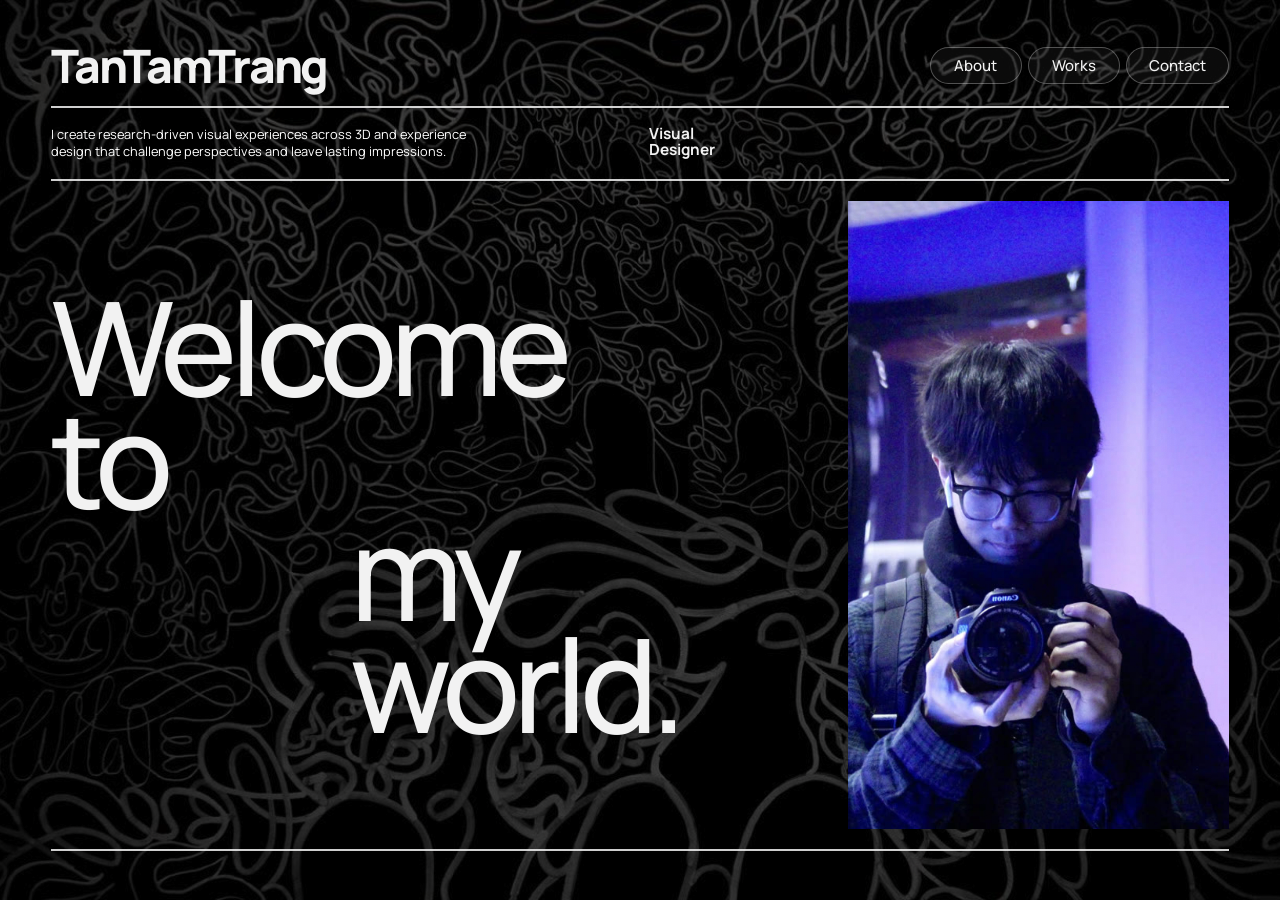
<file: TanTamTrang/wwwroot/index.html>
<!doctype html>
<html lang="en">

<head>
  <meta charset="utf-8">
  <meta name="viewport" content="width=device-width,initial-scale=1">
  <title>HOME - TTT</title>
  <meta name="description" content="Portfolio of Dao Trong Tan (TTT), a visual designer working in 3D, motion, poster, typography, photography and experience design. Selected works and contact.">
  <link rel="canonical" href="https://tantamtrang.com/">
  <link rel="icon" href="favicon.ico" sizes="any">
  <link rel="icon" type="image/png" sizes="48x48" href="images/favicon-48.png">
  <link rel="icon" type="image/png" sizes="192x192" href="images/favicon-192.png">
  <link rel="apple-touch-icon" href="images/favicon-192.png">
  <meta property="og:type" content="website">
  <meta property="og:site_name" content="TanTamTrang">
  <meta property="og:title" content="HOME - TTT">
  <meta property="og:description" content="Portfolio of Dao Trong Tan (TTT), a visual designer working in 3D, motion, poster, typography, photography and experience design. Selected works and contact.">
  <meta property="og:url" content="https://tantamtrang.com/">
  <meta property="og:image" content="https://tantamtrang.com/images/og-cover.jpg">
  <meta property="og:image:width" content="1200">
  <meta property="og:image:height" content="630">
  <meta name="twitter:card" content="summary_large_image">
  <link rel="preconnect" href="https://fonts.googleapis.com">
  <link rel="preconnect" href="https://fonts.gstatic.com" crossorigin>
  <link rel="stylesheet" href="https://fonts.googleapis.com/css2?family=Manrope:wght@400;500;700;800&display=swap">
  <link rel="stylesheet" href="home.css?v=25">
  </head>

<body class="hp">

  <!-- Home is laid out as a typographic poster: a header of four columns,
       a line of notes, the statement in very large type stepping from left
       to right, and a footer row. Styles are in home.css only. -->
  <!-- Background: images/transition-06.png under a dark veil, with film
       grain on top (body::before / body::after in home.css). -->

  <div class="pt-page">
    <header class="pt-row pt-top">
      <a class="pt-logo" href="index.html" aria-label="TanTamTrang home">TanTamTrang</a>
    
      
      <nav class="pt-nav" aria-label="Main">
        <a href="about.html">About</a>
        <a href="works.html">Works</a>
        <a href="contact.html">Contact</a>
      </nav>
    </header>

    <section class="pt-row pt-notes">
      <p class="pt-quote">I create research-driven visual experiences across 3D and experience design that challenge perspectives and leave lasting impressions.<br></p>
      
      <span class="pt-label">Visual<br>Designer</span>
    </section>

    <main class="pt-type">
      <div class="pt-stage">
        <h1 class="pt-statement">
          <span class="pt-l pt-left">Welcome</span>
          <span class="pt-l pt-left">to</span>
          <span class="pt-l pt-right">my</span>
          <span class="pt-l pt-right">world.</span>
        </h1>
      </div>
      <!-- From images/about-user-01 (1).png, resized for the web. It fills the
           right-hand column between the two rules. -->
      <figure class="pt-photo">
        <img src="images/home/home-photo.jpg" width="1200" height="800" alt="Dao Trong Tan holding a camera" decoding="async">
      </figure>
    </main>

    <footer class="pt-row pt-foot">
     
    </footer>
  </div>

  <script>
    // Fade out before following a link to another page of the site
    // (the same rule as script.js on the other pages).
    (function () {
      var leaving = false;
      document.addEventListener('click', function (e) {
        var link = e.target.closest && e.target.closest('a[href]');
        if (!link || leaving) return;
        if (e.defaultPrevented || e.button !== 0 || e.metaKey || e.ctrlKey || e.shiftKey || e.altKey) return;
        if (link.target === '_blank' || link.hasAttribute('download')) return;
        var url = new URL(link.href, location.href);
        if (url.origin !== location.origin || !/\.html$|\/$/.test(url.pathname)) return;
        if (url.pathname === location.pathname) return;
        e.preventDefault();
        leaving = true;
        document.documentElement.classList.add('pf-leave');
        setTimeout(function () { location.href = url.href; }, 300);
      });
      window.addEventListener('pageshow', function (e) {
        if (!e.persisted) return;
        leaving = false;
        document.documentElement.classList.remove('pf-leave');
      });
    })();
  </script>
</body>

</html>
</file>
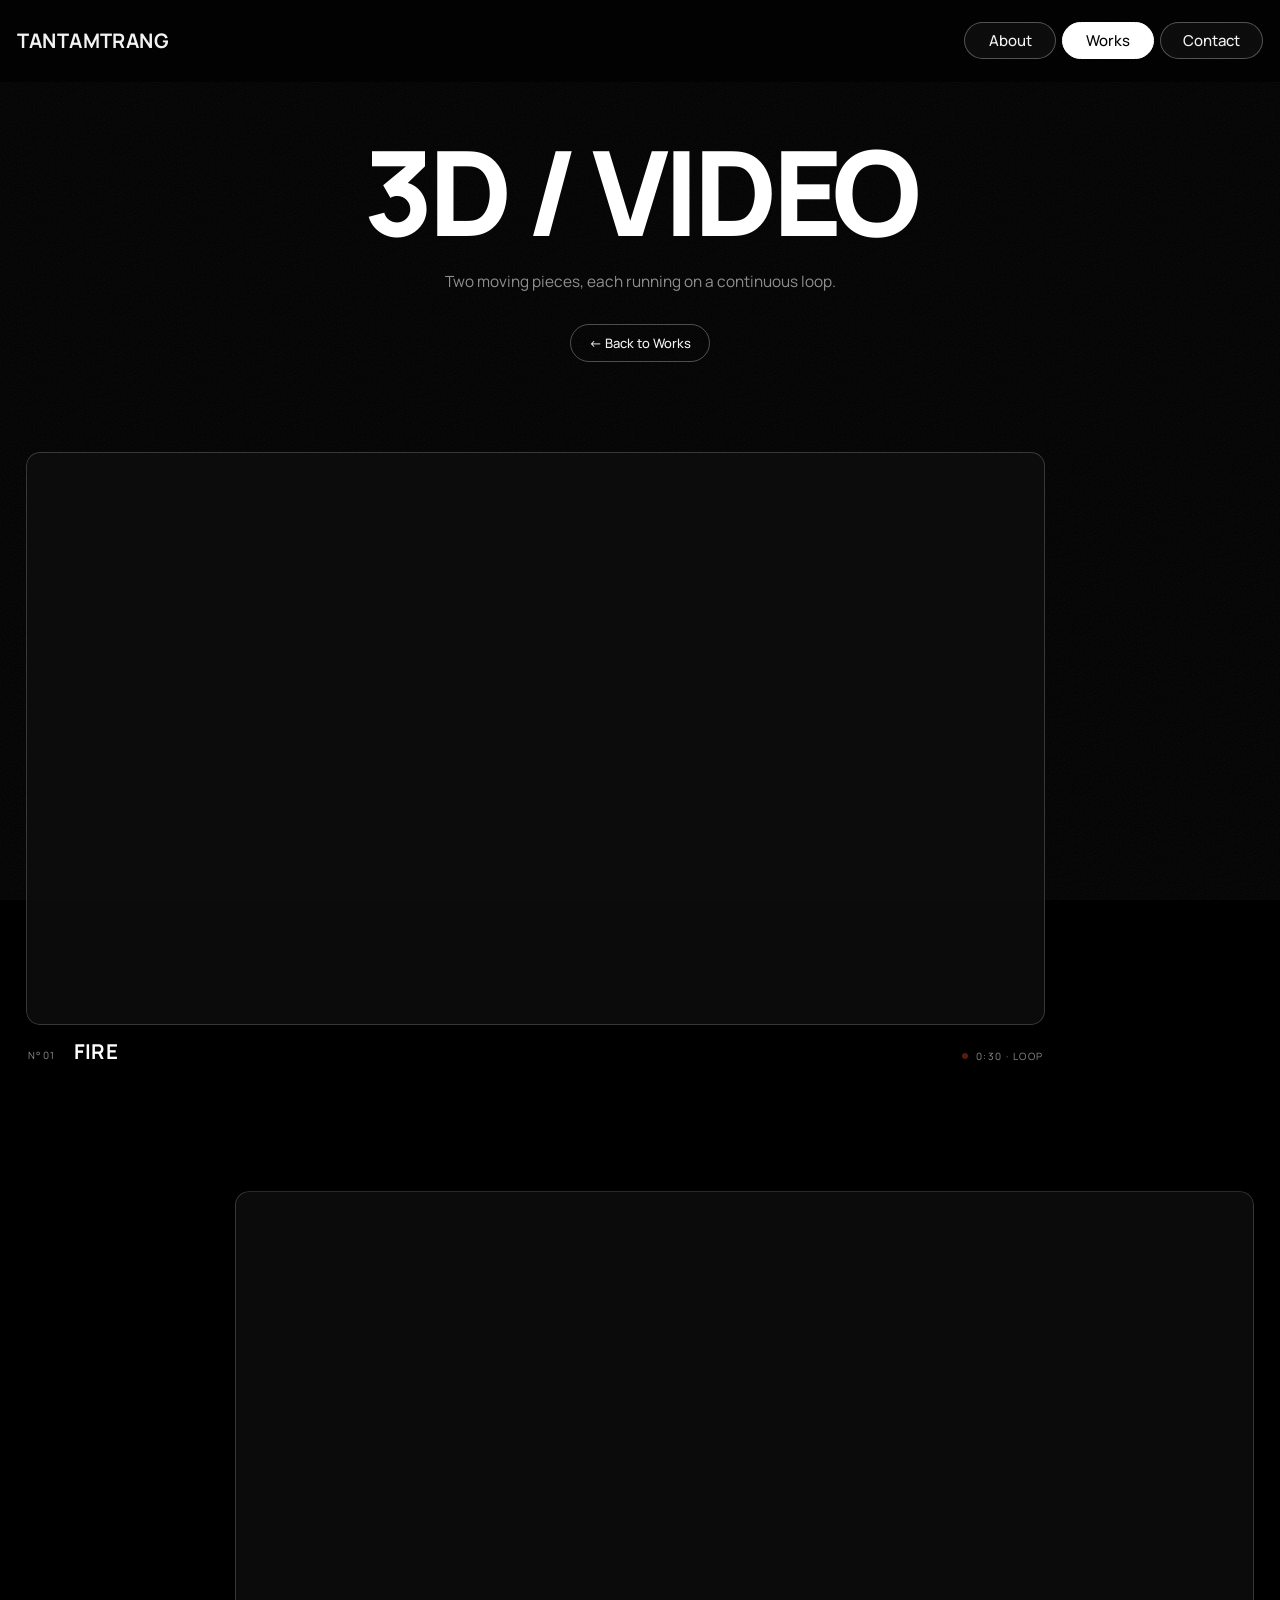
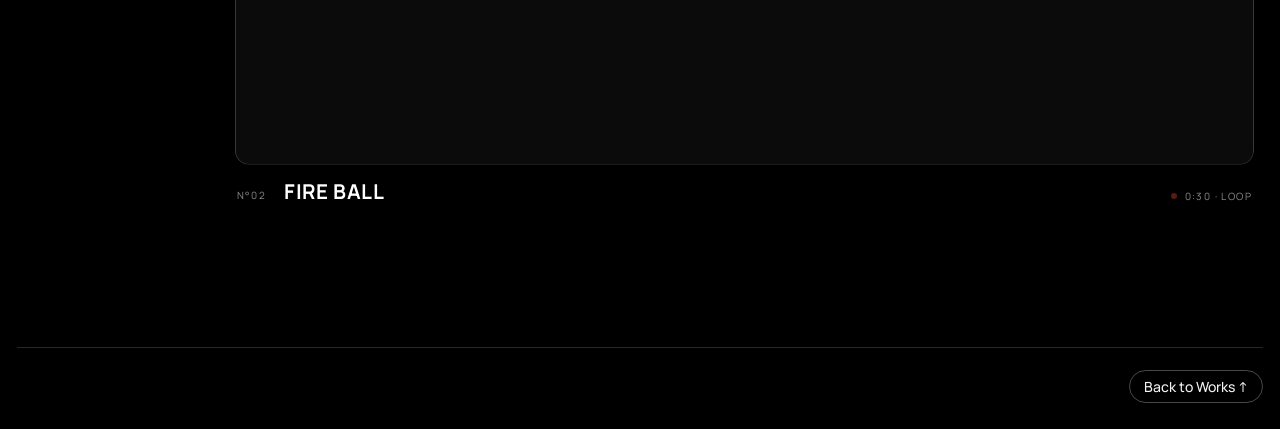
<file: TanTamTrang/wwwroot/3d-video.html>
<!doctype html>
<html lang="en">
<head>
  <meta charset="utf-8">
  <meta name="viewport" content="width=device-width,initial-scale=1">
  <title>3D / VIDEO - TTT</title>
  <meta name="description" content="3D and motion work by TTT: renders, animation and video projects.">
  <link rel="canonical" href="https://tantamtrang.com/3d-video.html">
  <link rel="icon" href="favicon.ico" sizes="any">
  <link rel="icon" type="image/png" sizes="48x48" href="images/favicon-48.png">
  <link rel="icon" type="image/png" sizes="192x192" href="images/favicon-192.png">
  <link rel="apple-touch-icon" href="images/favicon-192.png">
  <meta property="og:type" content="website">
  <meta property="og:site_name" content="TanTamTrang">
  <meta property="og:title" content="3D / VIDEO - TTT">
  <meta property="og:description" content="3D and motion work by TTT: renders, animation and video projects.">
  <meta property="og:url" content="https://tantamtrang.com/3d-video.html">
  <meta property="og:image" content="https://tantamtrang.com/images/og-cover.jpg">
  <meta property="og:image:width" content="1200">
  <meta property="og:image:height" content="630">
  <meta name="twitter:card" content="summary_large_image">
  <link rel="preconnect" href="https://fonts.googleapis.com">
  <link rel="preconnect" href="https://fonts.gstatic.com" crossorigin>
  <link rel="stylesheet" href="https://fonts.googleapis.com/css2?family=Manrope:wght@400;500;600;700;800&display=swap">
  <link rel="stylesheet" href="style.css?v=150">
  <link rel="stylesheet" href="theme.css?v=35">
</head>
<body>

<header class="topbar">
  <a class="brand-static" href="index.html">TanTamTrang</a>
  <nav class="topnav">
    <a href="about.html">About</a>
    <a href="works.html" class="active">Works</a>
    <a href="contact.html">Contact</a>
  </nav>
</header>

<main class="poster-page vid-page">
  <section class="poster-hero">
    
    <h1 class="page-title poster-title">3D / VIDEO</h1>
    <p class="poster-intro">Two moving pieces, each running on a continuous loop.</p>
    <a class="poster-back" href="works.html">← Back to Works</a>
  </section>

  <!-- Both clips are 30s loops, silent, on the repository's "media" release
       rather than in the site itself, so the pages stay light. Each is there
       twice: 1080p under this name and a 720p copy named -720.mp4, which
       script.js swaps in on phones, tablets and slow connections - and so
       neither autoplays or preloads here, or a phone would start on the 1080p
       file before the script could choose. They play only while on screen and
       pause when scrolled away or when the tab is hidden. muted + playsinline
       is what lets a phone play them without a tap. -->
  <section class="vid-grid">
    <figure class="vid-item vid-a">
      <div class="vid-frame">
        <video class="vid" src="https://github.com/bachbinh04/tantamtrang/releases/download/media/fire.mp4" width="1920" height="1080"
               muted loop playsinline preload="none"
               disablepictureinpicture aria-label="Fire, looping video"></video>
      </div>
      <figcaption>
        <span class="vid-no">N°01</span>
        <span class="vid-name">FIRE</span>
        <span class="vid-meta"><i class="vid-live" aria-hidden="true"></i>0:30 · LOOP</span>
      </figcaption>
    </figure>

    <figure class="vid-item vid-b">
      <div class="vid-frame">
        <video class="vid" src="https://github.com/bachbinh04/tantamtrang/releases/download/media/fire-ball.mp4" width="1920" height="1080"
               muted loop playsinline preload="none"
               disablepictureinpicture aria-label="Fire ball, looping video"></video>
      </div>
      <figcaption>
        <span class="vid-no">N°02</span>
        <span class="vid-name">FIRE BALL</span>
        <span class="vid-meta"><i class="vid-live" aria-hidden="true"></i>0:30 · LOOP</span>
      </figcaption>
    </figure>
  </section>
</main>

<footer class="footer">
  <a href="works.html">Back to Works ↑</a>
</footer>

<script src="script.js?v=151"></script>
</body>
</html>
</file>
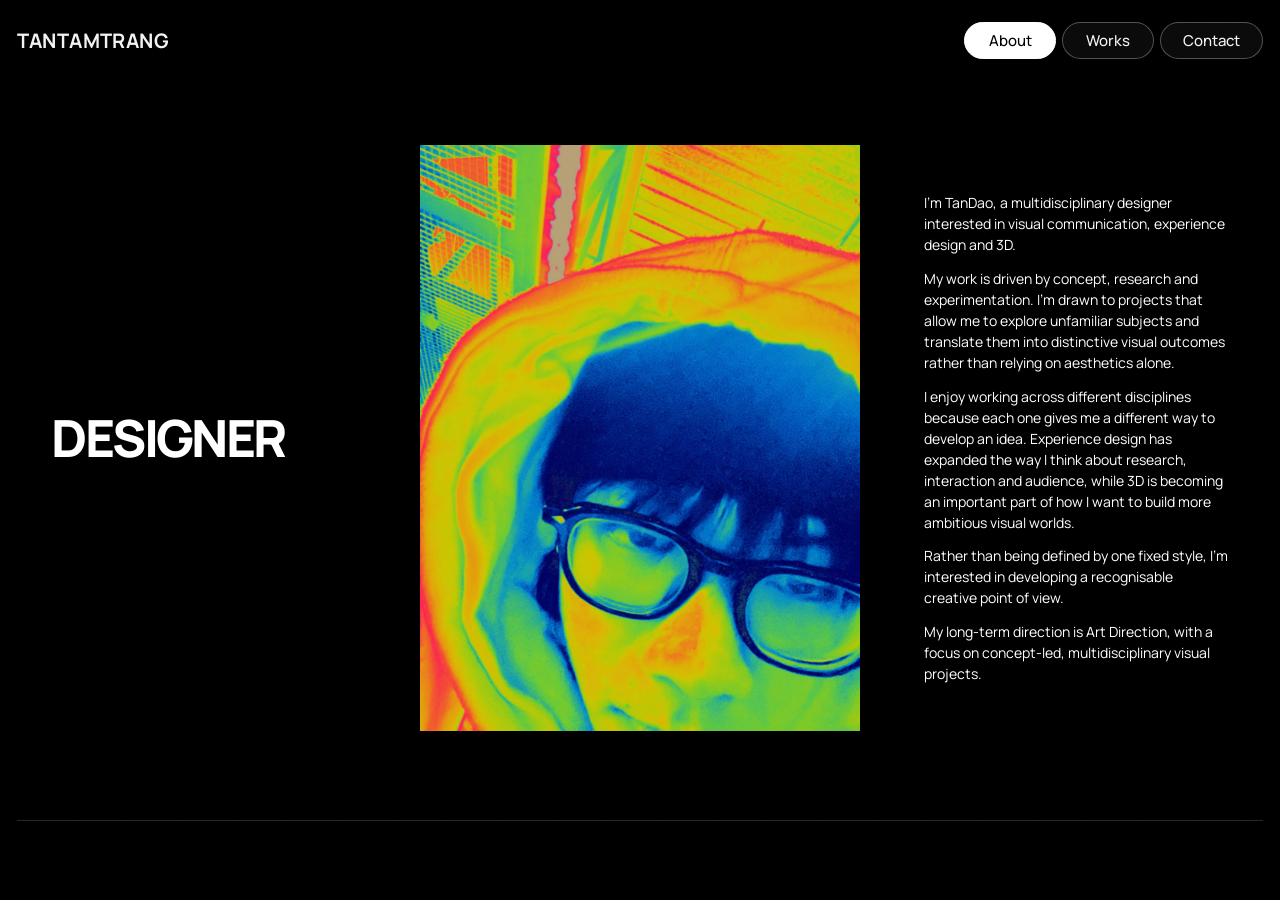
<file: TanTamTrang/wwwroot/about.html>
<!doctype html>
<html lang="en">
<head>
  <meta charset="utf-8">
  <meta name="viewport" content="width=device-width,initial-scale=1">
  <title>ABOUT - TTT</title>
  <meta name="description" content="About Dao Trong Tan (TTT): background, skills, experience and CV of a visual designer working in 3D, motion and graphic design.">
  <link rel="canonical" href="https://tantamtrang.com/about.html">
  <link rel="icon" href="favicon.ico" sizes="any">
  <link rel="icon" type="image/png" sizes="48x48" href="images/favicon-48.png">
  <link rel="icon" type="image/png" sizes="192x192" href="images/favicon-192.png">
  <link rel="apple-touch-icon" href="images/favicon-192.png">
  <meta property="og:type" content="website">
  <meta property="og:site_name" content="TanTamTrang">
  <meta property="og:title" content="ABOUT - TTT">
  <meta property="og:description" content="About Dao Trong Tan (TTT): background, skills, experience and CV of a visual designer working in 3D, motion and graphic design.">
  <meta property="og:url" content="https://tantamtrang.com/about.html">
  <meta property="og:image" content="https://tantamtrang.com/images/og-cover.jpg">
  <meta property="og:image:width" content="1200">
  <meta property="og:image:height" content="630">
  <meta name="twitter:card" content="summary_large_image">
  <link rel="preconnect" href="https://fonts.googleapis.com">
  <link rel="preconnect" href="https://fonts.gstatic.com" crossorigin>
  <link rel="stylesheet" href="https://fonts.googleapis.com/css2?family=Manrope:wght@400;500;600;700;800&display=swap">
  <link rel="stylesheet" href="style.css?v=150">
  <link rel="stylesheet" href="theme.css?v=35">
  <link rel="preconnect" href="https://fonts.googleapis.com">
  <link rel="preconnect" href="https://fonts.gstatic.com" crossorigin>
  <link href="https://fonts.googleapis.com/css2?family=Outfit:wght@300;400;500;700&display=swap" rel="stylesheet">
</head>
<body>

  
<header class="topbar">
  <a class="brand-static" href="index.html">TanTamTrang</a>
  <nav class="topnav">
    <a href="about.html">About</a>
    <a href="works.html">Works</a>
    <a href="contact.html">Contact</a>
  </nav>
</header>

  <!-- A still page: title, one photograph and the bio with the CV buttons.
       (The rolling cube is gone; script.js only runs it on .about-page.) -->
  <main class="ab-page">
    <section class="ab-grid">
      <h1 class="ab-title">DESIGNER</h1>

      <figure class="ab-photo">
        <img src="images/about-user-03.png" width="1024" height="1365" alt="Dao Trong Tan holding a camera" decoding="async">
      </figure>

      <div class="ab-bio">
        <p>I’m TanDao, a multidisciplinary designer interested in visual communication, experience design and 3D.</p>
        <p>My work is driven by concept, research and experimentation. I’m drawn to projects that allow me to explore unfamiliar subjects and translate them into distinctive visual outcomes rather than relying on aesthetics alone.</p>
        <p>I enjoy working across different disciplines because each one gives me a different way to develop an idea. Experience design has expanded the way I think about research, interaction and audience, while 3D is becoming an important part of how I want to build more ambitious visual worlds.</p>
        <p>Rather than being defined by one fixed style, I’m interested in developing a recognisable creative point of view.</p>
        <p>My long-term direction is Art Direction, with a focus on concept-led, multidisciplinary visual projects.</p>
        <!-- VIEW CV opens the CV over the page (script.js); without script it
             opens the picture. -->
       
      </div>
    </section>
  </main>
  <footer class="footer">
   
  </footer>

  <!-- The CV viewer VIEW CV opens (script.js). The picture is only fetched once
       the reader shows interest in the button. -->
  <div class="cv-lb" id="cvLb" role="dialog" aria-modal="true" aria-label="CV" aria-hidden="true">
    <div class="cv-lb-scroll">
      <div class="cv-lb-frame">
        <img alt="Dao Trong Tan - resume" width="1920" height="2716" decoding="async">
      </div>
    </div>
    <button class="photo-lb-close cv-lb-close" id="cvLbClose" type="button" aria-label="Close CV">&times;</button>
  </div>
  <script src="script.js?v=151"></script>
</body>
</html>
</file>
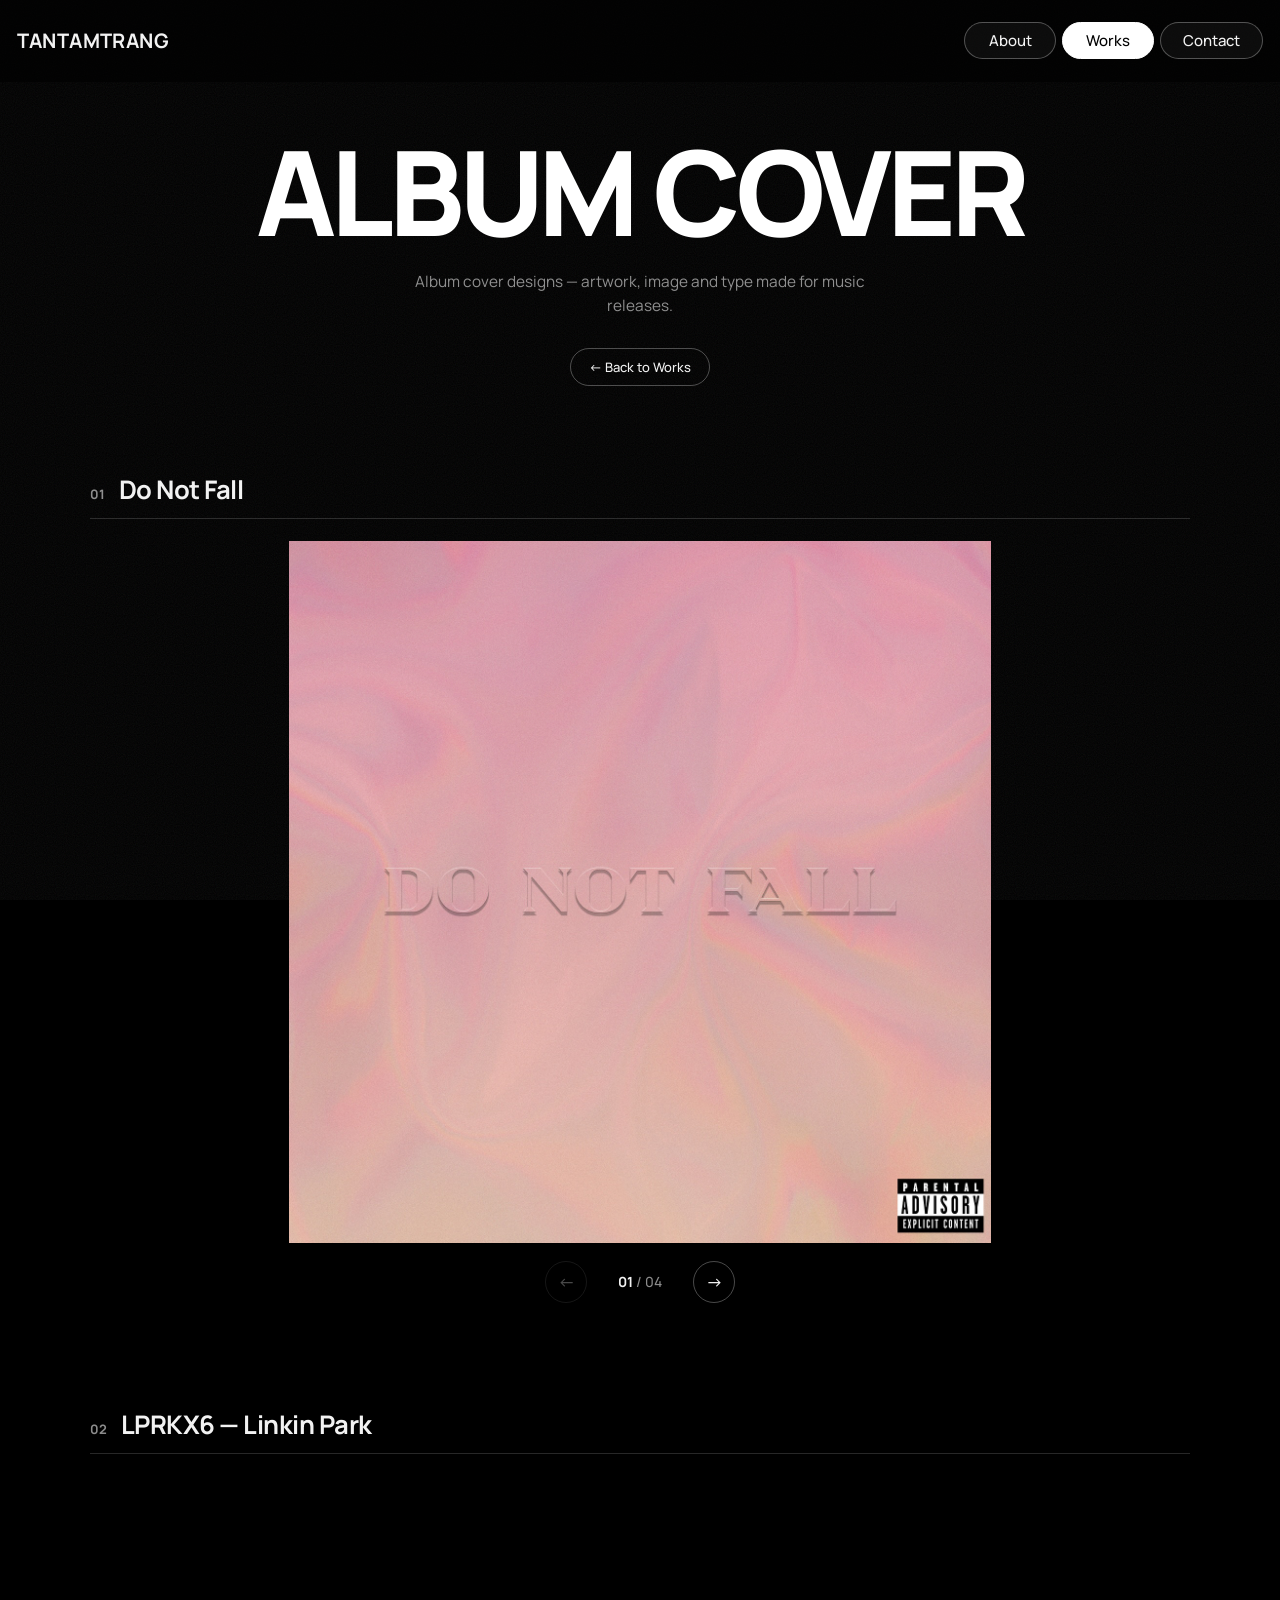
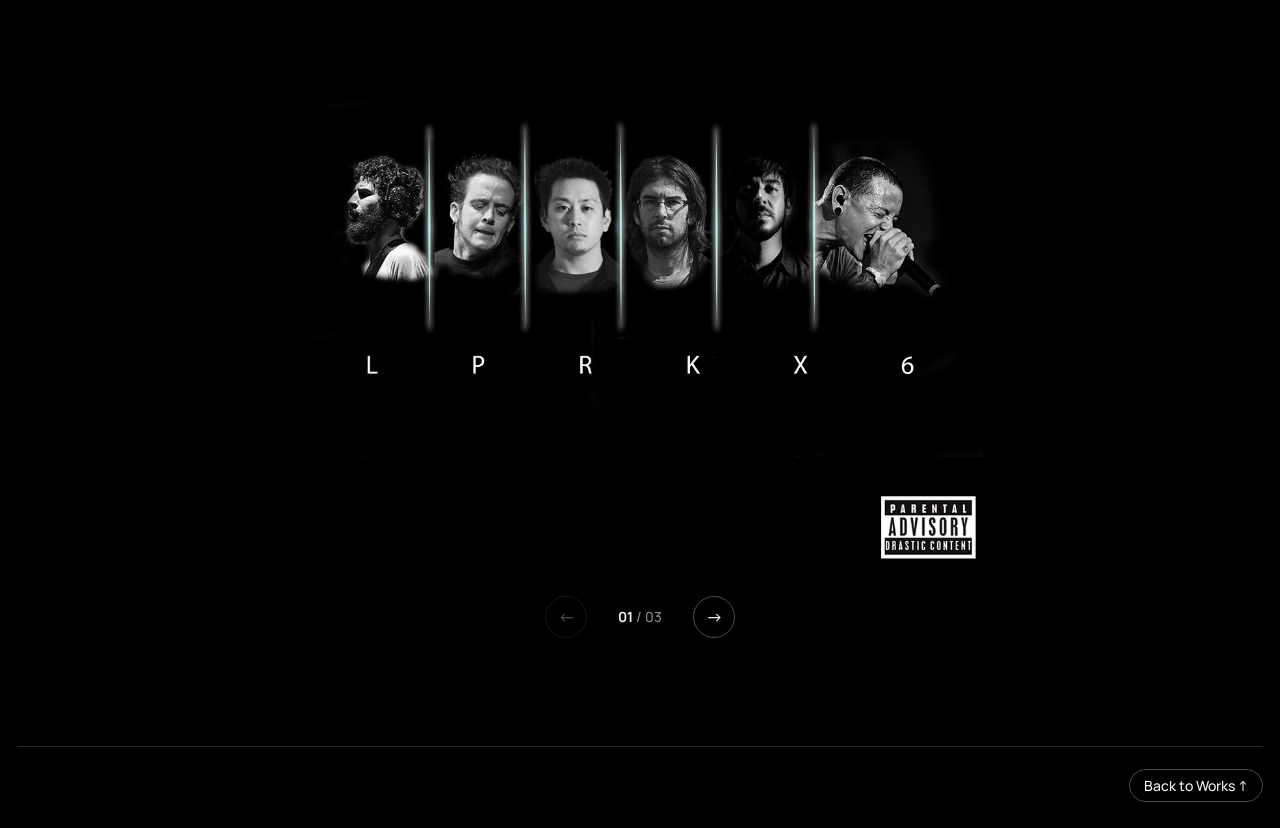
<file: TanTamTrang/wwwroot/album-cover.html>
<!doctype html>
<html lang="en">
<head>
  <meta charset="utf-8">
  <meta name="viewport" content="width=device-width,initial-scale=1">
  <title>ALBUM COVER - TTT</title>
  <meta name="description" content="Album cover design by TTT: artwork, image and type for music releases.">
  <link rel="canonical" href="https://tantamtrang.com/album-cover.html">
  <link rel="icon" href="favicon.ico" sizes="any">
  <link rel="icon" type="image/png" sizes="48x48" href="images/favicon-48.png">
  <link rel="icon" type="image/png" sizes="192x192" href="images/favicon-192.png">
  <link rel="apple-touch-icon" href="images/favicon-192.png">
  <meta property="og:type" content="website">
  <meta property="og:site_name" content="TanTamTrang">
  <meta property="og:title" content="ALBUM COVER - TTT">
  <meta property="og:description" content="Album cover design by TTT: artwork, image and type for music releases.">
  <meta property="og:url" content="https://tantamtrang.com/album-cover.html">
  <meta property="og:image" content="https://tantamtrang.com/images/og-cover.jpg">
  <meta property="og:image:width" content="1200">
  <meta property="og:image:height" content="630">
  <meta name="twitter:card" content="summary_large_image">
  <link rel="preconnect" href="https://fonts.googleapis.com">
  <link rel="preconnect" href="https://fonts.gstatic.com" crossorigin>
  <link rel="stylesheet" href="https://fonts.googleapis.com/css2?family=Manrope:wght@400;500;600;700;800&display=swap">
  <link rel="stylesheet" href="style.css?v=150">
  <link rel="stylesheet" href="theme.css?v=35">
</head>
<body>

<header class="topbar">
  <a class="brand-static" href="index.html">TanTamTrang</a>
  <nav class="topnav">
    <a href="about.html">About</a>
    <a href="works.html" class="active">Works</a>
    <a href="contact.html">Contact</a>
  </nav>
</header>

<main class="poster-page">
  <section class="poster-hero">
    <h1 class="page-title poster-title">ALBUM COVER</h1>
    <p class="poster-intro">Album cover designs — artwork, image and type made for music releases.</p>
    <a class="poster-back" href="works.html">← Back to Works</a>
  </section>

  <!-- Album 01: images/album1.jpg - album4.jpg (square), shown one at a time
       in the same viewer as the Typography page (spread-viewer.js). -->
  <section class="ty-book ty-book-single ty-book-square" data-single data-zoom data-pad="1" data-unit="Image" data-prefix="images/album" data-from="1" data-to="4" aria-label="Do Not Fall album cover">
    <header class="ty-head">
      <span class="ty-index">01</span>
      <h2>Do Not Fall</h2>
      <span class="ty-meta"></span>
    </header>

    <div class="ty-spread" tabindex="0" aria-live="polite">
      <button class="ty-page ty-page-single" type="button" aria-label="View larger"><img alt="" decoding="async"></button>
    </div>

    <div class="ty-bar">
      <button class="ty-btn ty-prev" type="button" aria-label="Previous image">←</button>
      <span class="ty-count"><b class="ty-num">01</b> / <span class="ty-total">04</span></span>
      <button class="ty-btn ty-next" type="button" aria-label="Next image">→</button>
      
    </div>

  </section>

  <!-- Album 02: images/album5.jpg - album7.jpg (square), shown one at a time
       in the same viewer as the Typography page (spread-viewer.js). -->
  <section class="ty-book ty-book-single ty-book-square" data-single data-zoom data-pad="1" data-unit="Image" data-prefix="images/album" data-from="5" data-to="7" aria-label="LPRKX6 album cover">
    <header class="ty-head">
      <span class="ty-index">02</span>
      <h2>LPRKX6 — Linkin Park</h2>
      <span class="ty-meta"></span>
    </header>

    <div class="ty-spread" tabindex="0" aria-live="polite">
      <button class="ty-page ty-page-single" type="button" aria-label="View larger"><img alt="" decoding="async"></button>
    </div>

    <div class="ty-bar">
      <button class="ty-btn ty-prev" type="button" aria-label="Previous image">←</button>
      <span class="ty-count"><b class="ty-num">01</b> / <span class="ty-total">03</span></span>
      <button class="ty-btn ty-next" type="button" aria-label="Next image">→</button>
      
    </div>

  </section>
</main>

<footer class="footer">
  <a href="works.html">Back to Works ↑</a>
</footer>

<script src="script.js?v=151"></script>
<script src="spread-viewer.js?v=3"></script>
</body>
</html>
</file>
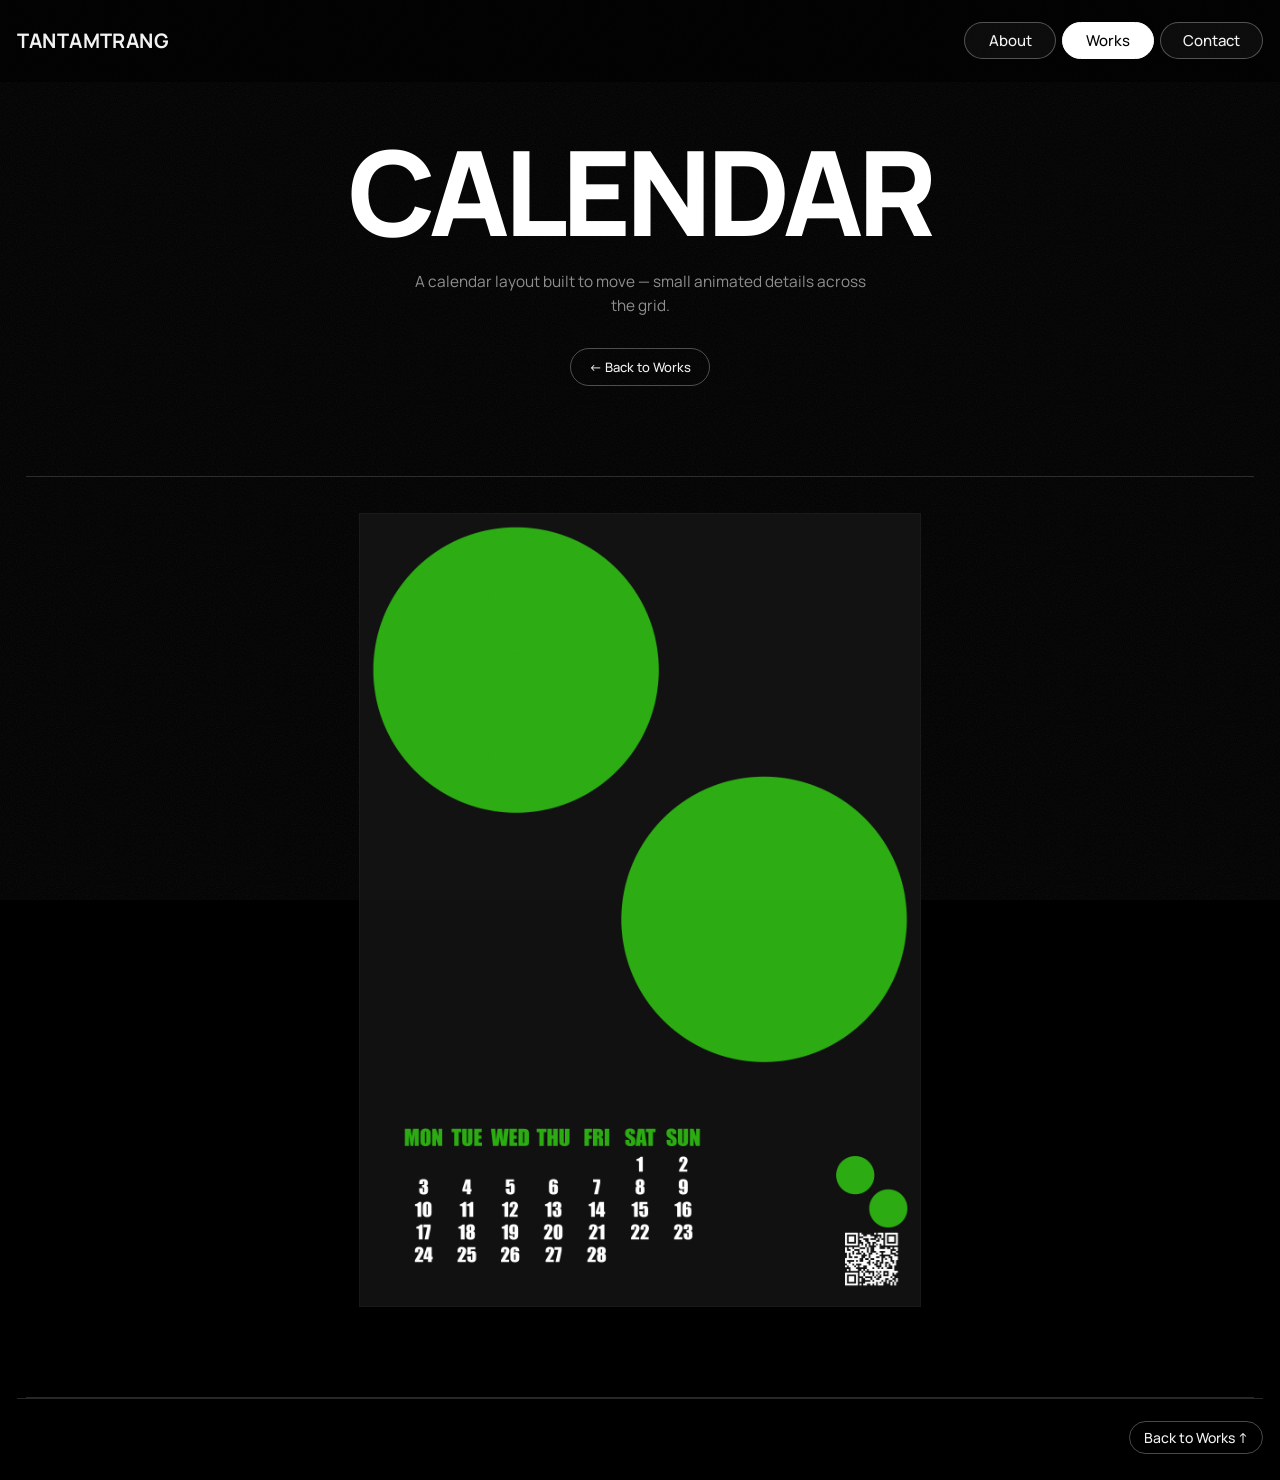
<file: TanTamTrang/wwwroot/calendar.html>
<!doctype html>
<html lang="en">
<head>
  <meta charset="utf-8">
  <meta name="viewport" content="width=device-width,initial-scale=1">
  <title>CALENDAR - TTT</title>
  <meta name="description" content="Calendar design by TTT: layout, image and type across a full year.">
  <link rel="canonical" href="https://tantamtrang.com/calendar.html">
  <link rel="icon" href="favicon.ico" sizes="any">
  <link rel="icon" type="image/png" sizes="48x48" href="images/favicon-48.png">
  <link rel="icon" type="image/png" sizes="192x192" href="images/favicon-192.png">
  <link rel="apple-touch-icon" href="images/favicon-192.png">
  <meta property="og:type" content="website">
  <meta property="og:site_name" content="TanTamTrang">
  <meta property="og:title" content="CALENDAR - TTT">
  <meta property="og:description" content="Calendar design by TTT: layout, image and type across a full year.">
  <meta property="og:url" content="https://tantamtrang.com/calendar.html">
  <meta property="og:image" content="https://tantamtrang.com/images/og-cover.jpg">
  <meta property="og:image:width" content="1200">
  <meta property="og:image:height" content="630">
  <meta name="twitter:card" content="summary_large_image">
  <link rel="preconnect" href="https://fonts.googleapis.com">
  <link rel="preconnect" href="https://fonts.gstatic.com" crossorigin>
  <link rel="stylesheet" href="https://fonts.googleapis.com/css2?family=Manrope:wght@400;500;600;700;800&display=swap">
  <link rel="stylesheet" href="style.css?v=150">
  <link rel="stylesheet" href="theme.css?v=35">
</head>
<body>

<header class="topbar">
  <a class="brand-static" href="index.html">TanTamTrang</a>
  <nav class="topnav">
    <a href="about.html">About</a>
    <a href="works.html" class="active">Works</a>
    <a href="contact.html">Contact</a>
  </nav>
</header>

<main class="poster-page">
  <section class="poster-hero">
  
    <h1 class="page-title poster-title">CALENDAR</h1>
    <p class="poster-intro">A calendar layout built to move — small animated details across the grid.</p>
    <a class="poster-back" href="works.html">← Back to Works</a>
  </section>

  <section class="calendar-showcase">
    <div class="poster-image">
      <img src="images/calendar-works.gif" alt="Calendar design">
    </div>
  </section>
</main>

<footer class="footer">
  <a href="works.html">Back to Works ↑</a>
</footer>

<script src="script.js?v=151"></script>
</body>
</html>
</file>
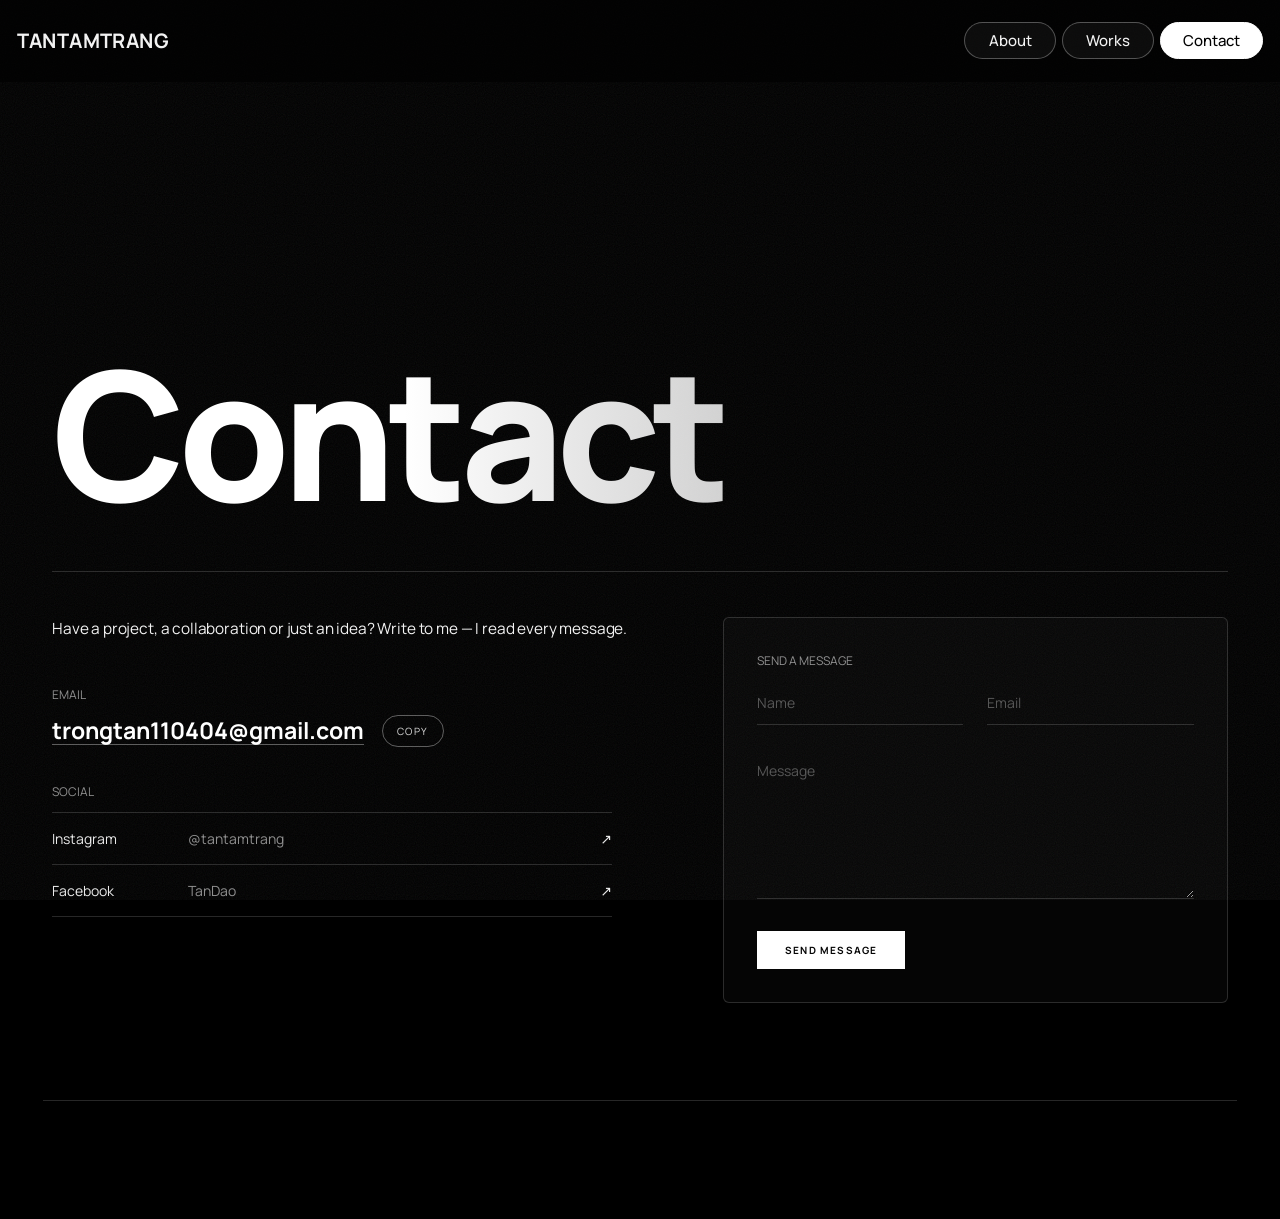
<file: TanTamTrang/wwwroot/contact.html>
<!doctype html>
<html lang="en">
<head>
  <meta charset="utf-8">
  <meta name="viewport" content="width=device-width,initial-scale=1">
  <title>CONTACT - TTT</title>
  <meta name="description" content="Get in touch with TTT for design, 3D, motion and photography projects, collaborations and commissions.">
  <link rel="canonical" href="https://tantamtrang.com/contact.html">
  <link rel="icon" href="favicon.ico" sizes="any">
  <link rel="icon" type="image/png" sizes="48x48" href="images/favicon-48.png">
  <link rel="icon" type="image/png" sizes="192x192" href="images/favicon-192.png">
  <link rel="apple-touch-icon" href="images/favicon-192.png">
  <meta property="og:type" content="website">
  <meta property="og:site_name" content="TanTamTrang">
  <meta property="og:title" content="CONTACT - TTT">
  <meta property="og:description" content="Get in touch with TTT for design, 3D, motion and photography projects, collaborations and commissions.">
  <meta property="og:url" content="https://tantamtrang.com/contact.html">
  <meta property="og:image" content="https://tantamtrang.com/images/og-cover.jpg">
  <meta property="og:image:width" content="1200">
  <meta property="og:image:height" content="630">
  <meta name="twitter:card" content="summary_large_image">
  <link rel="preconnect" href="https://fonts.googleapis.com">
  <link rel="preconnect" href="https://fonts.gstatic.com" crossorigin>
  <link rel="stylesheet" href="https://fonts.googleapis.com/css2?family=Manrope:wght@400;500;600;700;800&display=swap">
  <link rel="stylesheet" href="style.css?v=150">
  <link rel="stylesheet" href="theme.css?v=35">
  <link rel="preconnect" href="https://fonts.googleapis.com">
  <link rel="preconnect" href="https://fonts.gstatic.com" crossorigin>
  <link href="https://fonts.googleapis.com/css2?family=Outfit:wght@300;400;500;700&display=swap" rel="stylesheet">
</head>
<body class="contact-body">

<header class="topbar">
  <a class="brand-static" href="index.html">TanTamTrang</a>
  <nav class="topnav">
    <a href="about.html">About</a>
    <a href="works.html">Works</a>
    <a href="contact.html">Contact</a>
  </nav>
</header>

  <main class="page-shell">
  <main class="page-shell">
    
    <h1 class="page-title">Contact</h1>

    <!-- Two columns: who to reach and how on the left, the form on the right;
         stacked on a phone. -->
    <section class="ct-grid">
      <div class="ct-info">
        <p class="ct-lead">Have a project, a collaboration or just an idea? Write to me &mdash; I read every message.</p>

        <div class="ct-block">
          <div class="contact-label">EMAIL</div>
          <div class="ct-email">
            <a class="ct-email-link" href="mailto:trongtan110404@gmail.com">trongtan110404@gmail.com</a>
            <button class="ct-copy" type="button" data-copy="trongtan110404@gmail.com">COPY</button>
          </div>
        </div>

        <div class="ct-block">
          <div class="contact-label">SOCIAL</div>
          <ul class="ct-social">
            <li><a href="https://www.instagram.com/tantamtrang/" target="_blank" rel="noopener noreferrer"><span>Instagram</span><span class="ct-handle">@tantamtrang</span><span class="ct-arrow" aria-hidden="true">↗</span></a></li>
            <li><a href="https://www.facebook.com/tan.ao.102250/" target="_blank" rel="noopener noreferrer"><span>Facebook</span><span class="ct-handle">TanDao</span><span class="ct-arrow" aria-hidden="true">↗</span></a></li>
          </ul>
        </div>

      
      </div>

      <div class="ct-form-panel">
        <div class="contact-label">SEND A MESSAGE</div>
        <form class="contact-form" action="https://formsubmit.co/trongtan110404@gmail.com" method="POST">
          <div class="form-row">
            <input type="text" name="name" class="form-input" placeholder="Name" autocomplete="name" required>
            <input type="email" name="email" class="form-input" placeholder="Email" autocomplete="email" required>
          </div>
          <textarea name="message" class="form-input form-textarea" placeholder="Message" required></textarea>
          <button type="submit" class="form-submit">Send Message</button>
        </form>
      </div>
    </section>
  </main>
  <footer class="footer">
  
  </footer>
  <script src="script.js?v=151"></script>
</body>
</html>
</file>
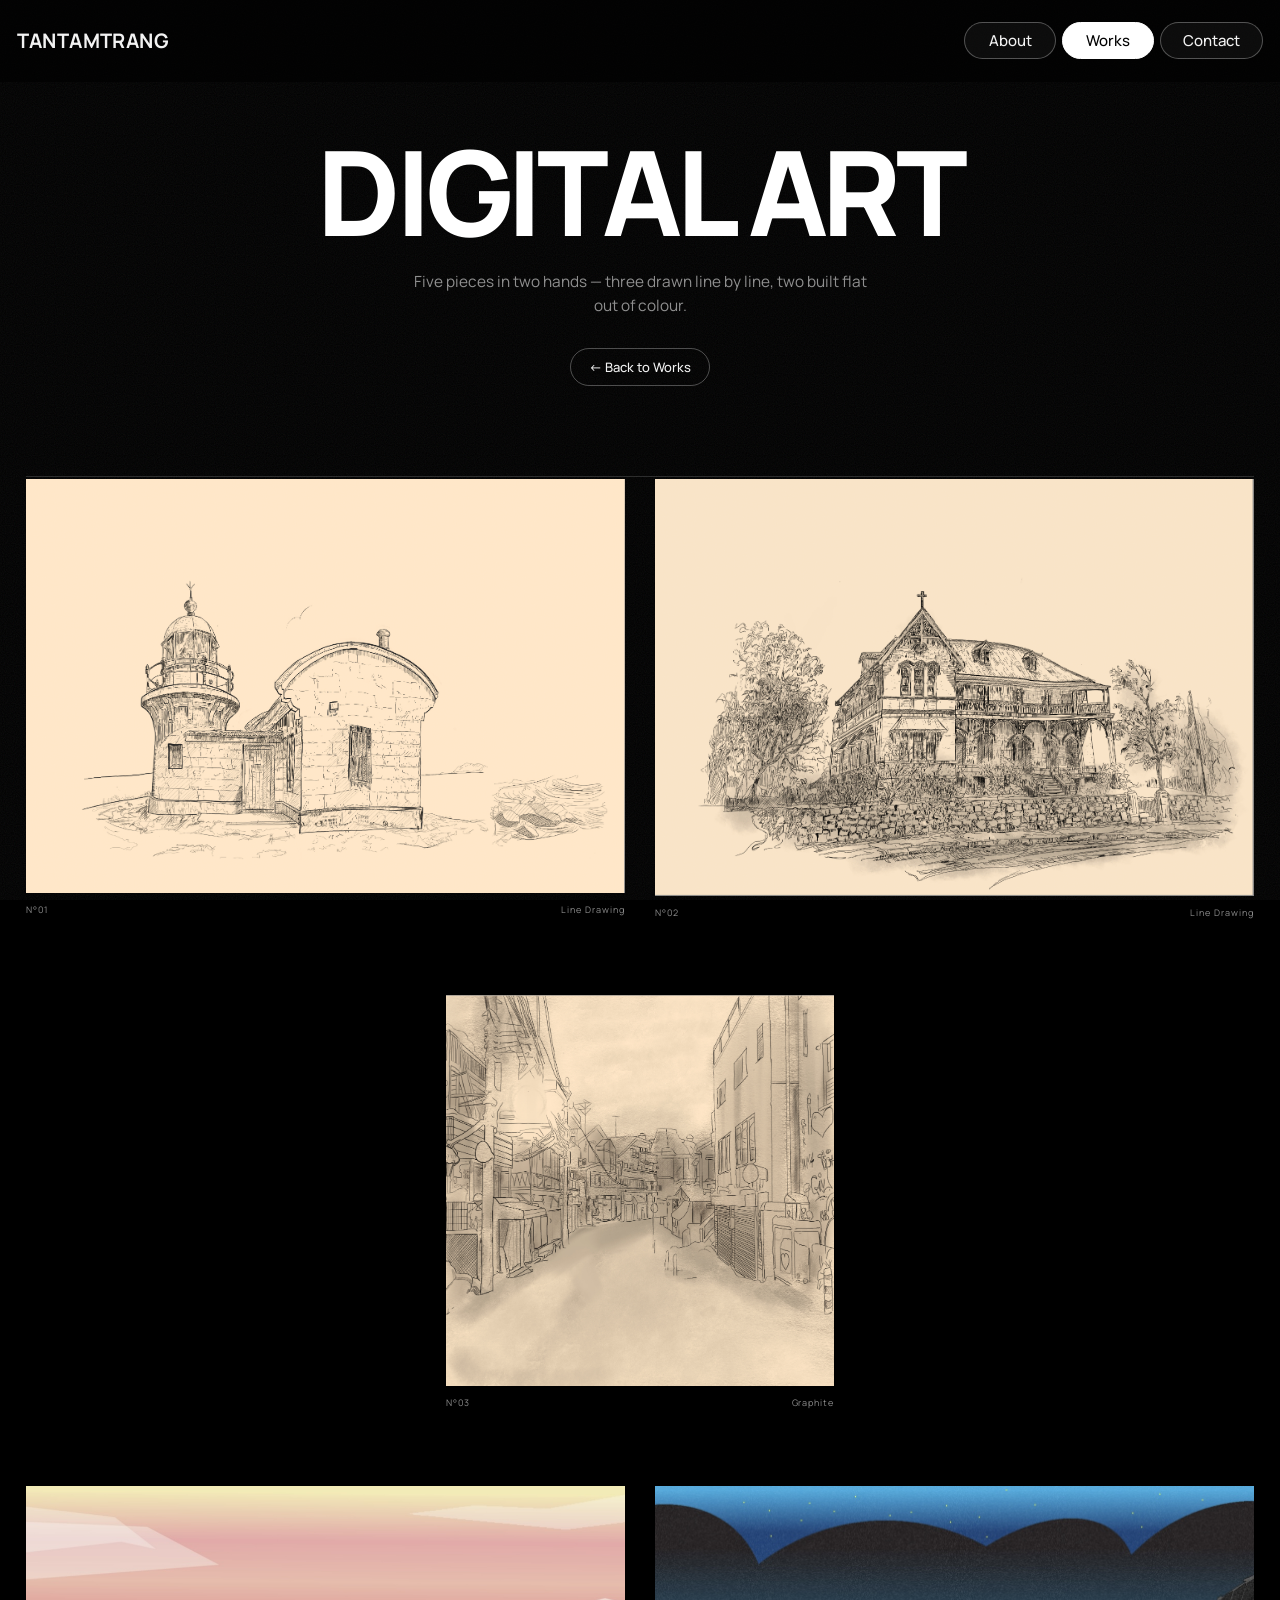
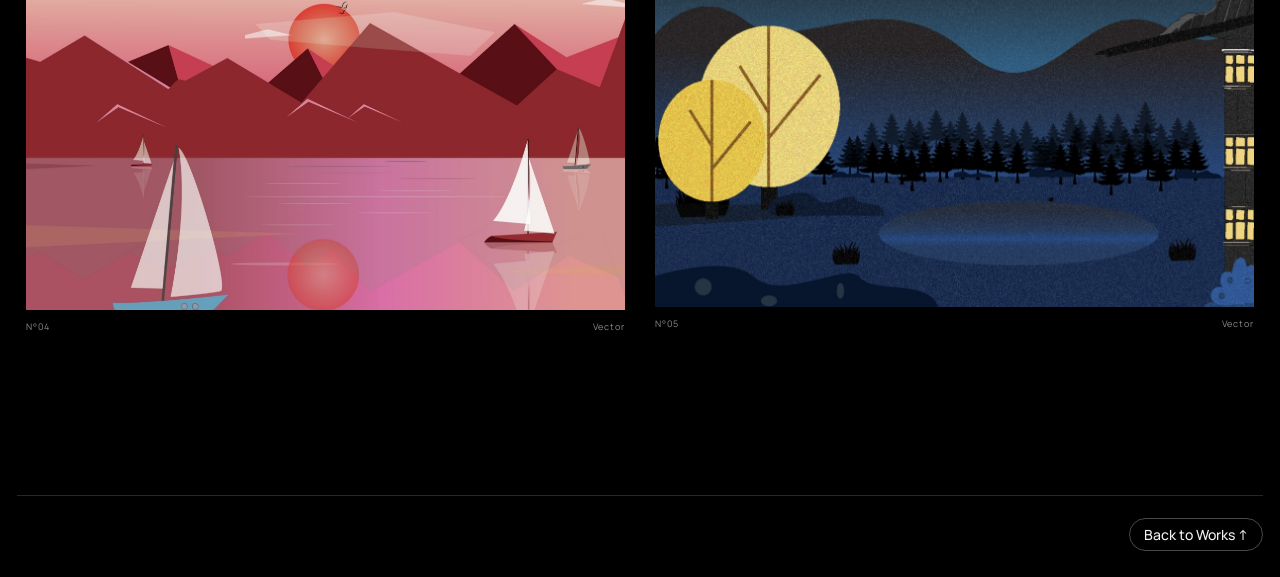
<file: TanTamTrang/wwwroot/digital-art.html>
<!doctype html>
<html lang="en">
<head>
  <meta charset="utf-8">
  <meta name="viewport" content="width=device-width,initial-scale=1">
  <title>DIGITAL ART - TTT</title>
  <meta name="description" content="Digital art by TTT: illustration and digital image-making.">
  <link rel="canonical" href="https://tantamtrang.com/digital-art.html">
  <link rel="icon" href="favicon.ico" sizes="any">
  <link rel="icon" type="image/png" sizes="48x48" href="images/favicon-48.png">
  <link rel="icon" type="image/png" sizes="192x192" href="images/favicon-192.png">
  <link rel="apple-touch-icon" href="images/favicon-192.png">
  <meta property="og:type" content="website">
  <meta property="og:site_name" content="TanTamTrang">
  <meta property="og:title" content="DIGITAL ART - TTT">
  <meta property="og:description" content="Digital art by TTT: illustration and digital image-making.">
  <meta property="og:url" content="https://tantamtrang.com/digital-art.html">
  <meta property="og:image" content="https://tantamtrang.com/images/og-cover.jpg">
  <meta property="og:image:width" content="1200">
  <meta property="og:image:height" content="630">
  <meta name="twitter:card" content="summary_large_image">
  <link rel="preconnect" href="https://fonts.googleapis.com">
  <link rel="preconnect" href="https://fonts.gstatic.com" crossorigin>
  <link rel="stylesheet" href="https://fonts.googleapis.com/css2?family=Manrope:wght@400;500;600;700;800&display=swap">
  <link rel="stylesheet" href="style.css?v=150">
  <link rel="stylesheet" href="theme.css?v=35">
</head>
<body>

<header class="topbar">
  <a class="brand-static" href="index.html">TanTamTrang</a>
  <nav class="topnav">
    <a href="about.html">About</a>
    <a href="works.html" class="active">Works</a>
    <a href="contact.html">Contact</a>
  </nav>
</header>

<main class="poster-page photo-page">
  <section class="poster-hero">
  
    <h1 class="page-title poster-title">DIGITAL ART</h1>
    <p class="poster-intro">Five pieces in two hands — three drawn line by line, two built flat out of colour.</p>
    <a class="poster-back" href="works.html">← Back to Works</a>
  </section>

  <!-- width/height on every image: these are shown at their own proportions
       rather than cropped to a slot, so without an intrinsic size a lazy
       image would hold a zero-height box until it decoded and the whole page
       would jump as each one arrived. -->
  <section class="photo-grid photo-grid-art">
    <figure class="ph-half"><img src="images/digital-art-01.png" width="1483" height="1027" alt="Lighthouse and keeper's cottage, line drawing" loading="lazy">
      <figcaption><span class="ph-no">N°01</span><span class="ph-cat">Line Drawing</span></figcaption></figure>
    <figure class="ph-half"><img src="images/digital-art-02.png" width="1441" height="1004" alt="Gothic revival house behind a stone wall, line drawing" loading="lazy">
      <figcaption><span class="ph-no">N°02</span><span class="ph-cat">Line Drawing</span></figcaption></figure>

    <figure class="ph-centre"><img src="images/digital-art-03.png" width="1043" height="1047" alt="Old alley, graphite study" loading="lazy">
      <figcaption><span class="ph-no">N°03</span><span class="ph-cat">Graphite</span></figcaption></figure>

    <figure class="ph-half ph-new"><img src="images/digital-art-04.png" width="1164" height="826" alt="Sailboats at sunset, flat vector" loading="lazy">
      <figcaption><span class="ph-no">N°04</span><span class="ph-cat">Vector</span></figcaption></figure>
    <figure class="ph-half"><img src="images/digital-art-05.png" width="1209" height="851" alt="Night valley with lit trees, flat vector" loading="lazy">
      <figcaption><span class="ph-no">N°05</span><span class="ph-cat">Vector</span></figcaption></figure>
  </section>
</main>

<footer class="footer">
  <a href="works.html">Back to Works ↑</a>
</footer>

<div class="photo-lb" id="photoLb" aria-hidden="true">
  <div class="photo-lb-frame"><img alt=""></div>
  <button class="photo-lb-close" id="photoLbClose" type="button" aria-label="Close">&times;</button>
</div>

<script src="script.js?v=151"></script>
</body>
</html>
</file>
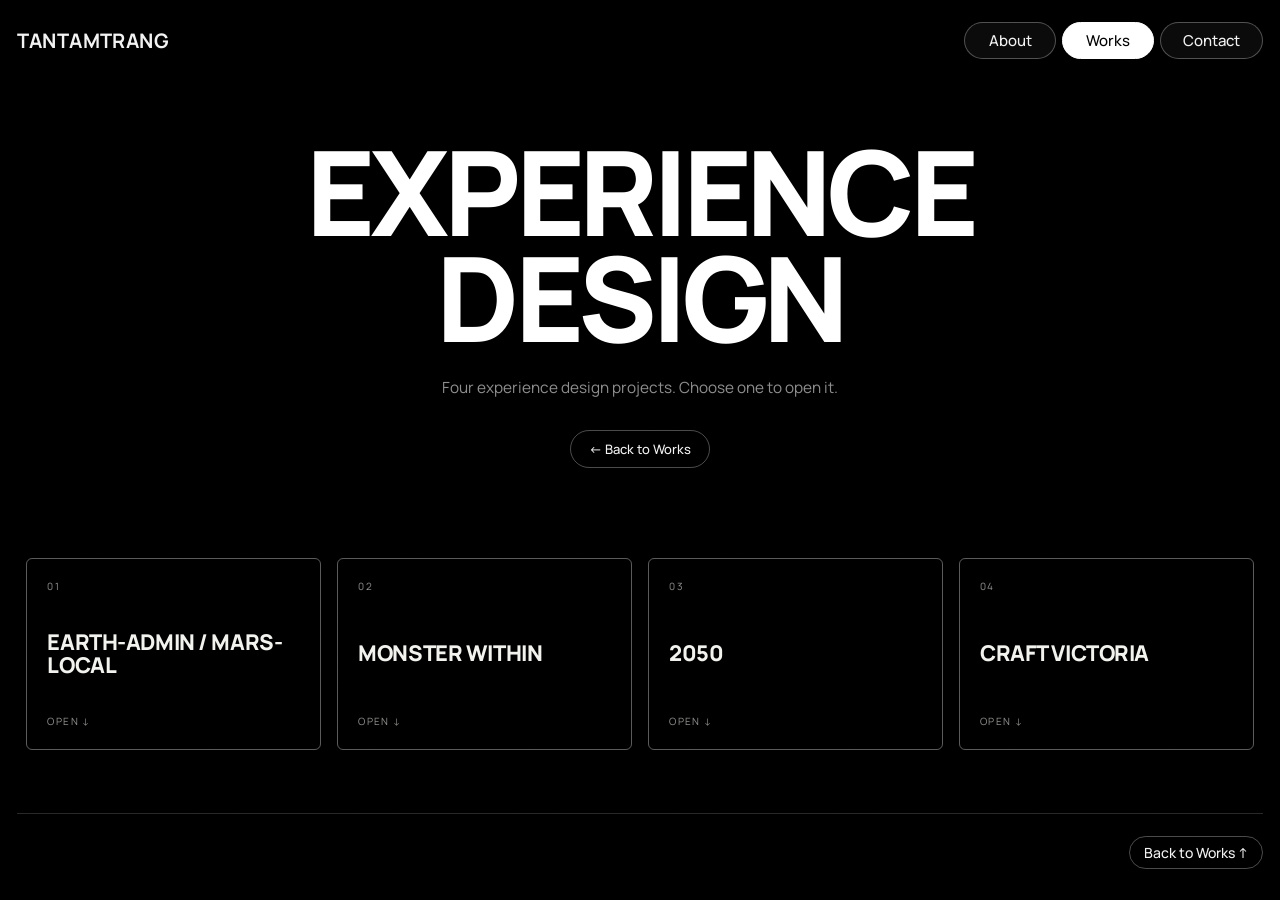
<file: TanTamTrang/wwwroot/experience-design.html>
<!doctype html>
<html lang="en">
<head>
  <meta charset="utf-8">
  <meta name="viewport" content="width=device-width,initial-scale=1">
  <title>EXPERIENCE DESIGN - TTT</title>
  <meta name="description" content="Experience design by TTT: concepts, research and designed experiences.">
  <link rel="canonical" href="https://tantamtrang.com/experience-design.html">
  <link rel="icon" href="favicon.ico" sizes="any">
  <link rel="icon" type="image/png" sizes="48x48" href="images/favicon-48.png">
  <link rel="icon" type="image/png" sizes="192x192" href="images/favicon-192.png">
  <link rel="apple-touch-icon" href="images/favicon-192.png">
  <meta property="og:type" content="website">
  <meta property="og:site_name" content="TanTamTrang">
  <meta property="og:title" content="EXPERIENCE DESIGN - TTT">
  <meta property="og:description" content="Experience design by TTT: concepts, research and designed experiences.">
  <meta property="og:url" content="https://tantamtrang.com/experience-design.html">
  <meta property="og:image" content="https://tantamtrang.com/images/og-cover.jpg">
  <meta property="og:image:width" content="1200">
  <meta property="og:image:height" content="630">
  <meta name="twitter:card" content="summary_large_image">
  <link rel="preconnect" href="https://fonts.googleapis.com">
  <link rel="preconnect" href="https://fonts.gstatic.com" crossorigin>
  <link rel="stylesheet" href="https://fonts.googleapis.com/css2?family=Manrope:wght@400;500;600;700;800&display=swap">
  <link rel="stylesheet" href="style.css?v=150">
  <link rel="stylesheet" href="theme.css?v=35">
</head>
<body>

<header class="topbar">
  <a class="brand-static" href="index.html">TanTamTrang</a>
  <nav class="topnav">
    <a href="about.html">About</a>
    <a href="works.html" class="active">Works</a>
    <a href="contact.html">Contact</a>
  </nav>
</header>

<main class="poster-page">
  <section class="poster-hero">
  
    <h1 class="page-title poster-title">EXPERIENCE DESIGN</h1>
    <p class="poster-intro">Four experience design projects. Choose one to open it.</p>
    <a class="poster-back" href="works.html">← Back to Works</a>
  </section>

  <!-- The four projects. Each button opens its case study below (script.js);
       the address follows along (experience-design.html#monster-within) so a
       project can be linked to directly. -->
  <nav class="ed-menu" aria-label="Projects">
    <button class="ed-tab" type="button" id="ed-tab-earth-admin" data-ed="earth-admin" aria-controls="ed-earth-admin" aria-expanded="false">
      <span class="ed-tab-no">01</span>
      <span class="ed-tab-title">EARTH-ADMIN / MARS-LOCAL</span>
      <span class="ed-tab-go" aria-hidden="true">OPEN ↓</span>
    </button>
    <button class="ed-tab" type="button" id="ed-tab-monster-within" data-ed="monster-within" aria-controls="ed-monster-within" aria-expanded="false">
      <span class="ed-tab-no">02</span>
      <span class="ed-tab-title">MONSTER WITHIN</span>
      <span class="ed-tab-go" aria-hidden="true">OPEN ↓</span>
    </button>
    <button class="ed-tab" type="button" id="ed-tab-2050" data-ed="2050" aria-controls="ed-2050" aria-expanded="false">
      <span class="ed-tab-no">03</span>
      <span class="ed-tab-title">2050</span>
      <span class="ed-tab-go" aria-hidden="true">OPEN ↓</span>
    </button>
    <button class="ed-tab" type="button" id="ed-tab-craft-victoria" data-ed="craft-victoria" aria-controls="ed-craft-victoria" aria-expanded="false">
      <span class="ed-tab-no">04</span>
      <span class="ed-tab-title">CRAFT VICTORIA</span>
      <span class="ed-tab-go" aria-hidden="true">OPEN ↓</span>
    </button>
  </nav>

  <article class="ed-article" id="ed-earth-admin" aria-labelledby="ed-tab-earth-admin" hidden>
    <header class="ed-article-head">
      
      <h2 class="ed-article-title">EARTH-ADMIN / MARS-LOCAL</h2>
      <p class="ed-article-intro">Compare 2 goverment of earth and mars about immigration for international student.</p>
    </header>

    <!-- The case study, page by page: ED.pdf rendered to images so it reads in
         the site itself on any device, rather than in a browser's PDF viewer
         (which phones mostly do not show inline). width/height on every page
         keeps the column from jumping as the lazy ones arrive. -->
    <section class="ed-deck">
      <figure class="ed-page"><img src="images/ed/ed-01.jpg" width="1800" height="1273" alt="Cover — Earth-Admin / Mars-Local: Control vs Care" loading="eager" decoding="async"></figure>
      <figure class="ed-page"><img src="images/ed/ed-02.jpg" width="1800" height="1273" alt="01 Overview — Project overview" loading="lazy" decoding="async"></figure>
      <figure class="ed-page"><img src="images/ed/ed-03.jpg" width="1800" height="1273" alt="02 Scenario — Ethan is preparing to leave Earth" loading="lazy" decoding="async"></figure>
      <figure class="ed-page"><img src="images/ed/ed-04.jpg" width="1800" height="1273" alt="03 System logic — Two systems, two futures" loading="lazy" decoding="async"></figure>
      <figure class="ed-page"><img src="images/ed/ed-05.jpg" width="1800" height="1273" alt="04 Earth-Admin — Proof before permission" loading="lazy" decoding="async"></figure>
      <figure class="ed-page"><img src="images/ed/ed-06.jpg" width="1800" height="1273" alt="05 Earth-Admin — The system holds the final authority" loading="lazy" decoding="async"></figure>
      <figure class="ed-page"><img src="images/ed/ed-07.jpg" width="1800" height="1273" alt="06 Mars-Local — Prepare before committing" loading="lazy" decoding="async"></figure>
      <figure class="ed-page"><img src="images/ed/ed-08.jpg" width="1800" height="1273" alt="07 Future conditions — Housing and living costs" loading="lazy" decoding="async"></figure>
      <figure class="ed-page"><img src="images/ed/ed-09.jpg" width="1800" height="1273" alt="08 Future conditions — Work / study balance and risk" loading="lazy" decoding="async"></figure>
      <figure class="ed-page"><img src="images/ed/ed-10.jpg" width="1800" height="1273" alt="09 Decision — Information becomes action" loading="lazy" decoding="async"></figure>
      <figure class="ed-page"><img src="images/ed/ed-11.jpg" width="1800" height="1273" alt="10 Comparison — How the experience changes" loading="lazy" decoding="async"></figure>
      <figure class="ed-page"><img src="images/ed/ed-12.jpg" width="1800" height="1273" alt="11 Visual system — Two interfaces, two attitudes" loading="lazy" decoding="async"></figure>
      <figure class="ed-page"><img src="images/ed/ed-13.jpg" width="1800" height="1273" alt="12 Development — From rough flow to interactive prototype" loading="lazy" decoding="async"></figure>
      <figure class="ed-page"><img src="images/ed/ed-14.jpg" width="1800" height="1273" alt="13 Testing — Testing changed the decision moment" loading="lazy" decoding="async"></figure>
      <figure class="ed-page"><img src="images/ed/ed-15.jpg" width="1800" height="1273" alt="Final takeaway — One activity, two system logics" loading="lazy" decoding="async"></figure>
    </section>

    <!-- The prototype itself, at the end of the case study that explains it. -->
    <section class="ed-cta">
      <a class="ed-figma" href="https://www.figma.com/proto/2GNCd01cmQdfQyrJLZHAf1/A2_experimental-experience?node-id=133-8&amp;t=yT3hrMlB1K5JiL38-1&amp;scaling=scale-down&amp;content-scaling=fixed&amp;page-id=0%3A1&amp;starting-point-node-id=147%3A64&amp;show-proto-sidebar=1" target="_blank" rel="noopener">OPEN IN FIGMA ↗</a>
    </section>
  </article>

  <!-- MONSTER WITHIN: the case study. -->
  <article class="ed-article" id="ed-monster-within" aria-labelledby="ed-tab-monster-within" hidden>
    <header class="ed-article-head">
     
      <h2 class="ed-article-title">MONSTER WITHIN</h2>
      <p class="ed-article-intro">Monster Within — an educational experience exploring human tapeworms, proposed for Melbourne Museum. Click a page to view it full size.</p>
    </header>

    <!-- The case study, page by page: "monster.pdf" rendered to images (the same
         way as Earth-Admin and Craft Victoria). Each page links to its
         full-size image. -->
    <section class="ed-deck">
      <figure class="ed-page"><a href="images/ed-monster/mw-01.jpg" target="_blank" rel="noopener"><img src="images/ed-monster/mw-01.jpg" width="2400" height="1698" alt="Cover — Monster Within, Melbourne Museum" loading="eager" decoding="async"></a></figure>
      <figure class="ed-page"><a href="images/ed-monster/mw-02.jpg" target="_blank" rel="noopener"><img src="images/ed-monster/mw-02.jpg" width="2400" height="1698" alt="Project overview" loading="lazy" decoding="async"></a></figure>
      <figure class="ed-page"><a href="images/ed-monster/mw-03.jpg" target="_blank" rel="noopener"><img src="images/ed-monster/mw-03.jpg" width="2400" height="1698" alt="Why tapeworms?" loading="lazy" decoding="async"></a></figure>
      <figure class="ed-page"><a href="images/ed-monster/mw-04.jpg" target="_blank" rel="noopener"><img src="images/ed-monster/mw-04.jpg" width="2400" height="1698" alt="Key research and rationale" loading="lazy" decoding="async"></a></figure>
      <figure class="ed-page"><a href="images/ed-monster/mw-05.jpg" target="_blank" rel="noopener"><img src="images/ed-monster/mw-05.jpg" width="2400" height="1698" alt="Experience strategy" loading="lazy" decoding="async"></a></figure>
      <figure class="ed-page"><a href="images/ed-monster/mw-06.jpg" target="_blank" rel="noopener"><img src="images/ed-monster/mw-06.jpg" width="2400" height="1698" alt="Site analysis — why this location" loading="lazy" decoding="async"></a></figure>
      <figure class="ed-page"><a href="images/ed-monster/mw-07.jpg" target="_blank" rel="noopener"><img src="images/ed-monster/mw-07.jpg" width="2400" height="1698" alt="Case study — Meguro Parasitological Museum, Tokyo" loading="lazy" decoding="async"></a></figure>
      <figure class="ed-page"><a href="images/ed-monster/mw-08.jpg" target="_blank" rel="noopener"><img src="images/ed-monster/mw-08.jpg" width="2400" height="1698" alt="Case study — Being Human" loading="lazy" decoding="async"></a></figure>
      <figure class="ed-page"><a href="images/ed-monster/mw-09.jpg" target="_blank" rel="noopener"><img src="images/ed-monster/mw-09.jpg" width="2400" height="1698" alt="The final experience" loading="lazy" decoding="async"></a></figure>
      <figure class="ed-page"><a href="images/ed-monster/mw-10.jpg" target="_blank" rel="noopener"><img src="images/ed-monster/mw-10.jpg" width="2400" height="1698" alt="Visitor journey" loading="lazy" decoding="async"></a></figure>
      <figure class="ed-page"><a href="images/ed-monster/mw-11.jpg" target="_blank" rel="noopener"><img src="images/ed-monster/mw-11.jpg" width="2400" height="1698" alt="Map — the three rooms" loading="lazy" decoding="async"></a></figure>
      <figure class="ed-page"><a href="images/ed-monster/mw-12.jpg" target="_blank" rel="noopener"><img src="images/ed-monster/mw-12.jpg" width="2400" height="1698" alt="Floor plan model" loading="lazy" decoding="async"></a></figure>
      <figure class="ed-page"><a href="images/ed-monster/mw-13.jpg" target="_blank" rel="noopener"><img src="images/ed-monster/mw-13.jpg" width="2400" height="1698" alt="Room 1 — Encounter the organism" loading="lazy" decoding="async"></a></figure>
      <figure class="ed-page"><a href="images/ed-monster/mw-14.jpg" target="_blank" rel="noopener"><img src="images/ed-monster/mw-14.jpg" width="2400" height="1698" alt="Room 2 — Look closer: discovery and responsibility" loading="lazy" decoding="async"></a></figure>
      <figure class="ed-page"><a href="images/ed-monster/mw-15.jpg" target="_blank" rel="noopener"><img src="images/ed-monster/mw-15.jpg" width="2400" height="1698" alt="Room 3 — Connect what you have discovered" loading="lazy" decoding="async"></a></figure>
      <figure class="ed-page"><a href="images/ed-monster/mw-16.jpg" target="_blank" rel="noopener"><img src="images/ed-monster/mw-16.jpg" width="2400" height="1698" alt="Corridor of specimen jars" loading="lazy" decoding="async"></a></figure>
      <figure class="ed-page"><a href="images/ed-monster/mw-17.jpg" target="_blank" rel="noopener"><img src="images/ed-monster/mw-17.jpg" width="2400" height="1698" alt="Room 2 — the historical reconstruction" loading="lazy" decoding="async"></a></figure>
      <figure class="ed-page"><a href="images/ed-monster/mw-18.jpg" target="_blank" rel="noopener"><img src="images/ed-monster/mw-18.jpg" width="2400" height="1698" alt="Room 3 — the curved projection" loading="lazy" decoding="async"></a></figure>
      <figure class="ed-page"><a href="images/ed-monster/mw-19.jpg" target="_blank" rel="noopener"><img src="images/ed-monster/mw-19.jpg" width="2400" height="1698" alt="Invited card" loading="lazy" decoding="async"></a></figure>
      <figure class="ed-page"><a href="images/ed-monster/mw-20.jpg" target="_blank" rel="noopener"><img src="images/ed-monster/mw-20.jpg" width="2400" height="1698" alt="Ticket" loading="lazy" decoding="async"></a></figure>
      <figure class="ed-page"><a href="images/ed-monster/mw-21.jpg" target="_blank" rel="noopener"><img src="images/ed-monster/mw-21.jpg" width="2400" height="1698" alt="Campaign — poster and street placement" loading="lazy" decoding="async"></a></figure>
      <figure class="ed-page"><a href="images/ed-monster/mw-22.jpg" target="_blank" rel="noopener"><img src="images/ed-monster/mw-22.jpg" width="2400" height="1698" alt="Campaign — billboard" loading="lazy" decoding="async"></a></figure>
    </section>
  </article>

  <!-- 2050: the Future Realities / AI Doctors case study. -->
  <article class="ed-article" id="ed-2050" aria-labelledby="ed-tab-2050" hidden>
    <header class="ed-article-head">
     
      <h2 class="ed-article-title">2050</h2>
      <p class="ed-article-intro">Future Realities: AI Doctors — the Pocket Triage Wand and the Care Navigator Bot, a healthcare system imagined for 2050. Click a page to view it full size.</p>
    </header>

    <!-- The case study, page by page: "2050.pdf" rendered to images (the same
         way as Earth-Admin and Craft Victoria). Each page links to its
         full-size image. -->
    <section class="ed-deck">
      <figure class="ed-page"><a href="images/ed-2050/f-01.jpg" target="_blank" rel="noopener"><img src="images/ed-2050/f-01.jpg" width="2400" height="1738" alt="Cover — Future Realities: AI Doctors" loading="eager" decoding="async"></a></figure>
      <figure class="ed-page"><a href="images/ed-2050/f-02.jpg" target="_blank" rel="noopener"><img src="images/ed-2050/f-02.jpg" width="2400" height="1738" alt="Research summary and future scenario" loading="lazy" decoding="async"></a></figure>
      <figure class="ed-page"><a href="images/ed-2050/f-03.jpg" target="_blank" rel="noopener"><img src="images/ed-2050/f-03.jpg" width="2400" height="1738" alt="System overview" loading="lazy" decoding="async"></a></figure>
      <figure class="ed-page"><a href="images/ed-2050/f-04.jpg" target="_blank" rel="noopener"><img src="images/ed-2050/f-04.jpg" width="2400" height="1738" alt="Concept 1 — Pocket Triage Wand" loading="lazy" decoding="async"></a></figure>
      <figure class="ed-page"><a href="images/ed-2050/f-05.jpg" target="_blank" rel="noopener"><img src="images/ed-2050/f-05.jpg" width="2400" height="1738" alt="Audience and objectives — Pocket Triage Wand" loading="lazy" decoding="async"></a></figure>
      <figure class="ed-page"><a href="images/ed-2050/f-06.jpg" target="_blank" rel="noopener"><img src="images/ed-2050/f-06.jpg" width="2400" height="1738" alt="Concept 2 — Care Navigator Bot" loading="lazy" decoding="async"></a></figure>
      <figure class="ed-page"><a href="images/ed-2050/f-07.jpg" target="_blank" rel="noopener"><img src="images/ed-2050/f-07.jpg" width="2400" height="1738" alt="Audience and objectives — Care Navigator Bot" loading="lazy" decoding="async"></a></figure>
      <figure class="ed-page"><a href="images/ed-2050/f-08.jpg" target="_blank" rel="noopener"><img src="images/ed-2050/f-08.jpg" width="2400" height="1738" alt="Moodboard" loading="lazy" decoding="async"></a></figure>
      <figure class="ed-page"><a href="images/ed-2050/f-09.jpg" target="_blank" rel="noopener"><img src="images/ed-2050/f-09.jpg" width="2400" height="1738" alt="Visual languages" loading="lazy" decoding="async"></a></figure>
      <figure class="ed-page"><a href="images/ed-2050/f-10.jpg" target="_blank" rel="noopener"><img src="images/ed-2050/f-10.jpg" width="2400" height="1738" alt="Media strategy" loading="lazy" decoding="async"></a></figure>
      <figure class="ed-page"><a href="images/ed-2050/f-11.jpg" target="_blank" rel="noopener"><img src="images/ed-2050/f-11.jpg" width="2400" height="1738" alt="Case studies" loading="lazy" decoding="async"></a></figure>
      <figure class="ed-page"><a href="images/ed-2050/f-12.jpg" target="_blank" rel="noopener"><img src="images/ed-2050/f-12.jpg" width="2400" height="1738" alt="Final posters" loading="lazy" decoding="async"></a></figure>
      <figure class="ed-page"><a href="images/ed-2050/f-13.jpg" target="_blank" rel="noopener"><img src="images/ed-2050/f-13.jpg" width="2400" height="1738" alt="Posters in public space" loading="lazy" decoding="async"></a></figure>
      <figure class="ed-page"><a href="images/ed-2050/f-14.jpg" target="_blank" rel="noopener"><img src="images/ed-2050/f-14.jpg" width="2400" height="1738" alt="References" loading="lazy" decoding="async"></a></figure>
    </section>
  </article>

  <!-- CRAFT VICTORIA: the Chill Out case study. -->
  <article class="ed-article" id="ed-craft-victoria" aria-labelledby="ed-tab-craft-victoria" hidden>
    <header class="ed-article-head">
      
      <h2 class="ed-article-title">CRAFT VICTORIA</h2>
      <p class="ed-article-intro">Chill Out — a ceramic coffee experience at Merri Station. Stage 3: design development and final campaign. Click a page to view it full size.</p>
    </header>

    <!-- The case study, page by page: "stage 3 final.pdf" rendered to images
         (the same way as Earth-Admin). Each page links to its full-size image,
         where the small body text on the wide spreads is readable. -->
    <section class="ed-deck">
      <figure class="ed-page"><a href="images/ed-victoria/cv-01.jpg" target="_blank" rel="noopener"><img src="images/ed-victoria/cv-01.jpg" width="1600" height="1000" alt="Cover — Chill Out: Stage 3, Design Development and Final Campaign" loading="eager" decoding="async"></a></figure>
      <figure class="ed-page"><a href="images/ed-victoria/cv-02.jpg" target="_blank" rel="noopener"><img src="images/ed-victoria/cv-02.jpg" width="3200" height="1000" alt="Return brief — Craft Victoria's call for craft-led experiences" loading="lazy" decoding="async"></a></figure>
      <figure class="ed-page"><a href="images/ed-victoria/cv-03.jpg" target="_blank" rel="noopener"><img src="images/ed-victoria/cv-03.jpg" width="3200" height="1000" alt="Location — Merri Station" loading="lazy" decoding="async"></a></figure>
      <figure class="ed-page"><a href="images/ed-victoria/cv-04.jpg" target="_blank" rel="noopener"><img src="images/ed-victoria/cv-04.jpg" width="3200" height="1000" alt="Audience insight and client insight" loading="lazy" decoding="async"></a></figure>
      <figure class="ed-page"><a href="images/ed-victoria/cv-05.jpg" target="_blank" rel="noopener"><img src="images/ed-victoria/cv-05.jpg" width="3200" height="1000" alt="Sketch idea — from sketch to 3D model" loading="lazy" decoding="async"></a></figure>
      <figure class="ed-page"><a href="images/ed-victoria/cv-06.jpg" target="_blank" rel="noopener"><img src="images/ed-victoria/cv-06.jpg" width="3200" height="1000" alt="Chill Out — a ceramic coffee experience at Merri Station; activities in the space" loading="lazy" decoding="async"></a></figure>
      <figure class="ed-page"><a href="images/ed-victoria/cv-07.jpg" target="_blank" rel="noopener"><img src="images/ed-victoria/cv-07.jpg" width="3200" height="1000" alt="Stuffs — handcrafted ceramics; space in the coffee house" loading="lazy" decoding="async"></a></figure>
      <figure class="ed-page"><a href="images/ed-victoria/cv-08.jpg" target="_blank" rel="noopener"><img src="images/ed-victoria/cv-08.jpg" width="3200" height="1000" alt="Visitor goals and site map" loading="lazy" decoding="async"></a></figure>
      <figure class="ed-page"><a href="images/ed-victoria/cv-09.jpg" target="_blank" rel="noopener"><img src="images/ed-victoria/cv-09.jpg" width="3200" height="1000" alt="The surrounding area of Merri Station" loading="lazy" decoding="async"></a></figure>
      <figure class="ed-page"><a href="images/ed-victoria/cv-10.jpg" target="_blank" rel="noopener"><img src="images/ed-victoria/cv-10.jpg" width="3200" height="1000" alt="Visual identity overview — style, tone, message, material" loading="lazy" decoding="async"></a></figure>
      <figure class="ed-page"><a href="images/ed-victoria/cv-11.jpg" target="_blank" rel="noopener"><img src="images/ed-victoria/cv-11.jpg" width="3200" height="1000" alt="Branding — logo, colours and type" loading="lazy" decoding="async"></a></figure>
      <figure class="ed-page"><a href="images/ed-victoria/cv-12.jpg" target="_blank" rel="noopener"><img src="images/ed-victoria/cv-12.jpg" width="3200" height="1000" alt="Branding — business card and cup mock-ups" loading="lazy" decoding="async"></a></figure>
      <figure class="ed-page"><a href="images/ed-victoria/cv-13.jpg" target="_blank" rel="noopener"><img src="images/ed-victoria/cv-13.jpg" width="3200" height="1000" alt="Coffee menu designs" loading="lazy" decoding="async"></a></figure>
      <figure class="ed-page"><a href="images/ed-victoria/cv-14.jpg" target="_blank" rel="noopener"><img src="images/ed-victoria/cv-14.jpg" width="3200" height="1000" alt="Layout map" loading="lazy" decoding="async"></a></figure>
      <figure class="ed-page"><a href="images/ed-victoria/cv-15.jpg" target="_blank" rel="noopener"><img src="images/ed-victoria/cv-15.jpg" width="3200" height="1000" alt="Visual experience — renders of the cafe" loading="lazy" decoding="async"></a></figure>
      <figure class="ed-page"><a href="images/ed-victoria/cv-16.jpg" target="_blank" rel="noopener"><img src="images/ed-victoria/cv-16.jpg" width="3200" height="1000" alt="Visual experience — visitors in the space" loading="lazy" decoding="async"></a></figure>
      <figure class="ed-page"><a href="images/ed-victoria/cv-17.jpg" target="_blank" rel="noopener"><img src="images/ed-victoria/cv-17.jpg" width="3200" height="1000" alt="Campaign — tote giveaway and station signage" loading="lazy" decoding="async"></a></figure>
      <figure class="ed-page"><a href="images/ed-victoria/cv-18.jpg" target="_blank" rel="noopener"><img src="images/ed-victoria/cv-18.jpg" width="3200" height="1000" alt="Campaign — social media posts" loading="lazy" decoding="async"></a></figure>
      <figure class="ed-page"><a href="images/ed-victoria/cv-19.jpg" target="_blank" rel="noopener"><img src="images/ed-victoria/cv-19.jpg" width="1600" height="1000" alt="Closing — Chill Out brings craft out of the gallery and into everyday life" loading="lazy" decoding="async"></a></figure>
    </section>
  </article>
</main>

<footer class="footer">
  <a href="works.html">Back to Works ↑</a>
</footer>

<script src="script.js?v=151"></script>
</body>
</html>
</file>
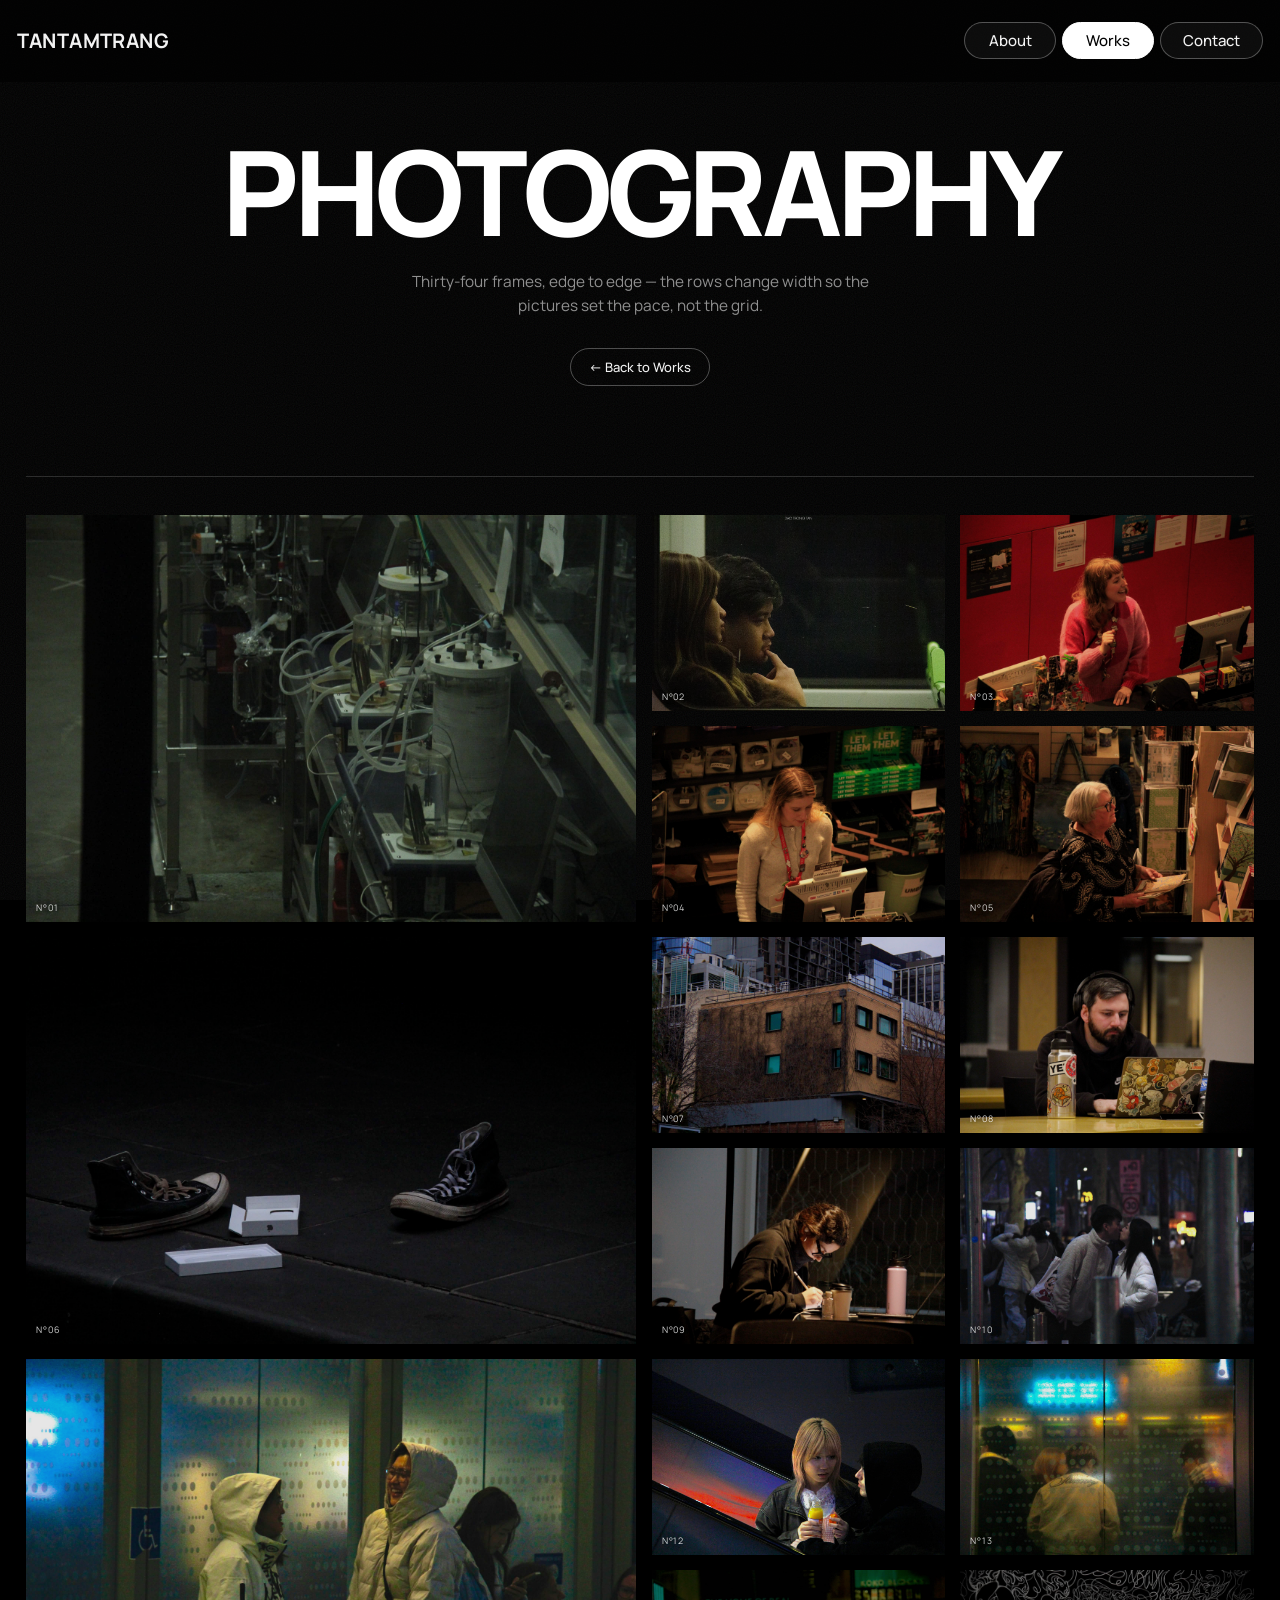
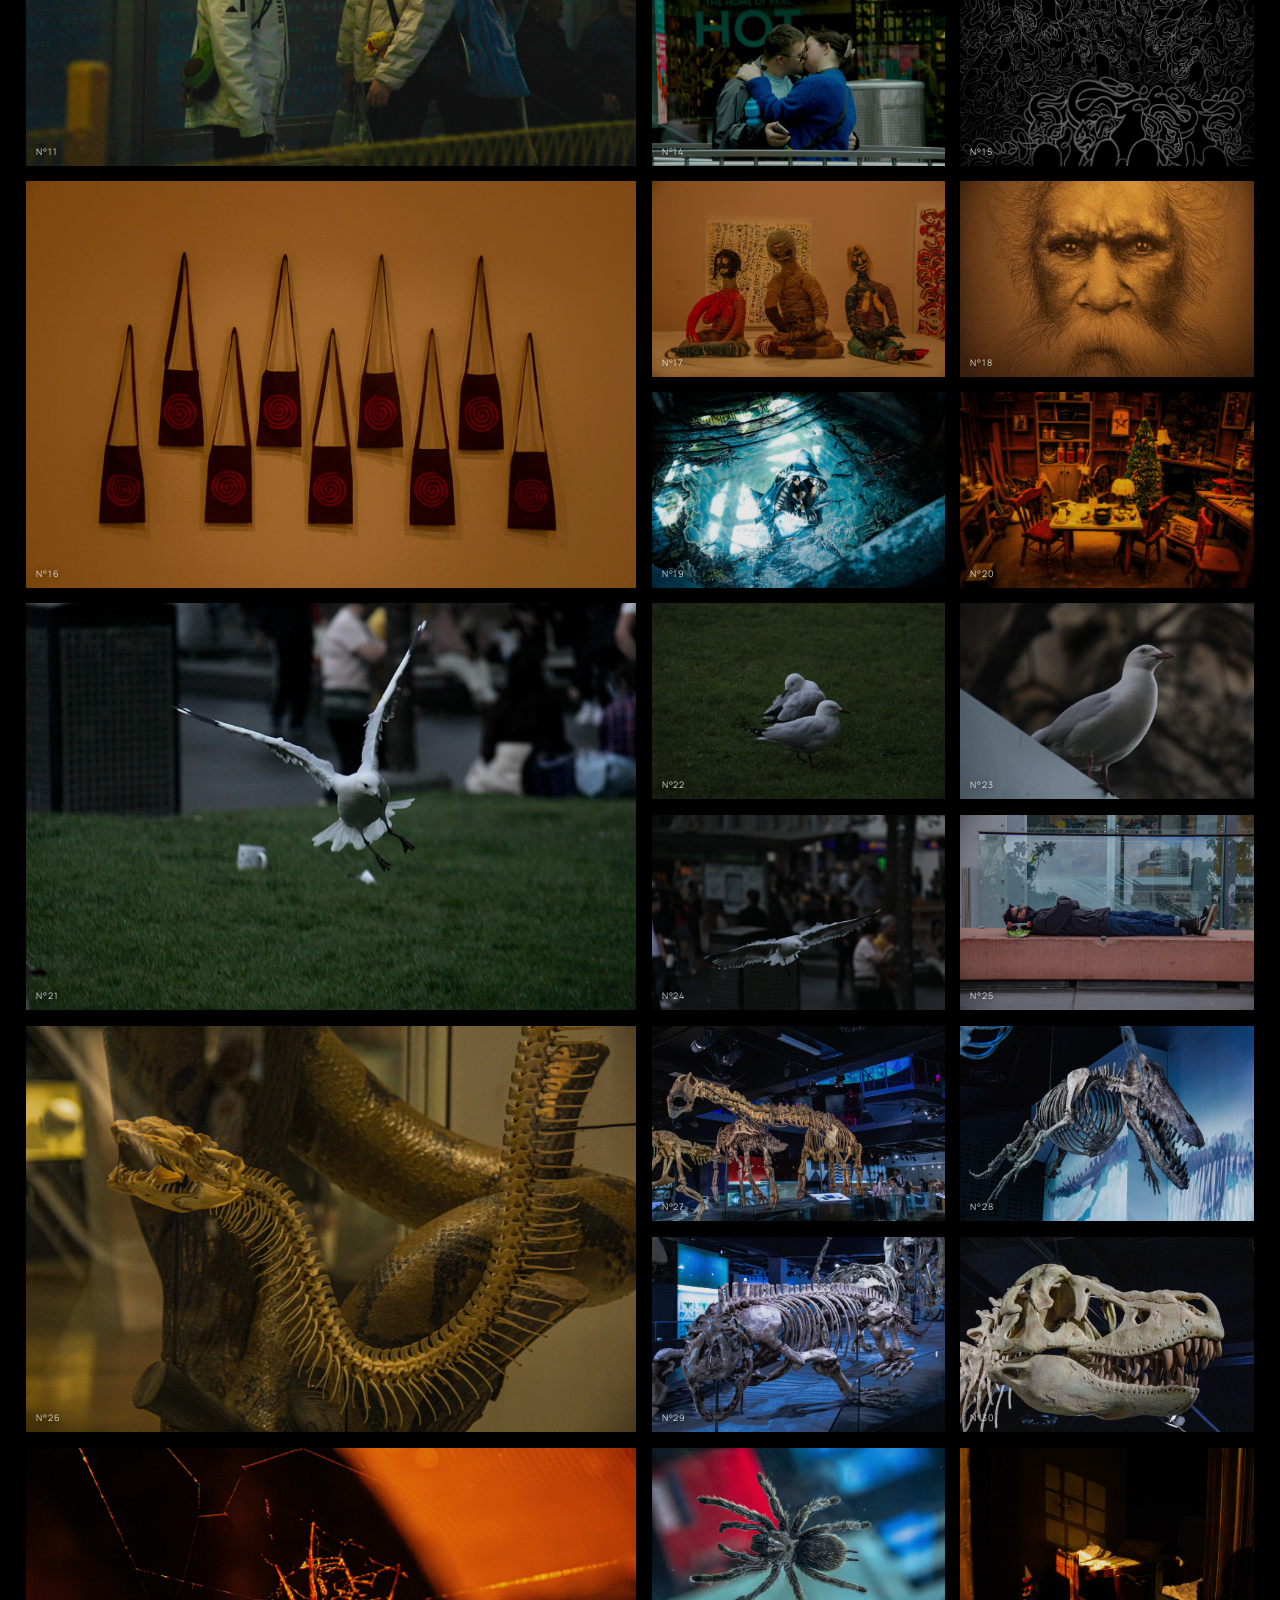
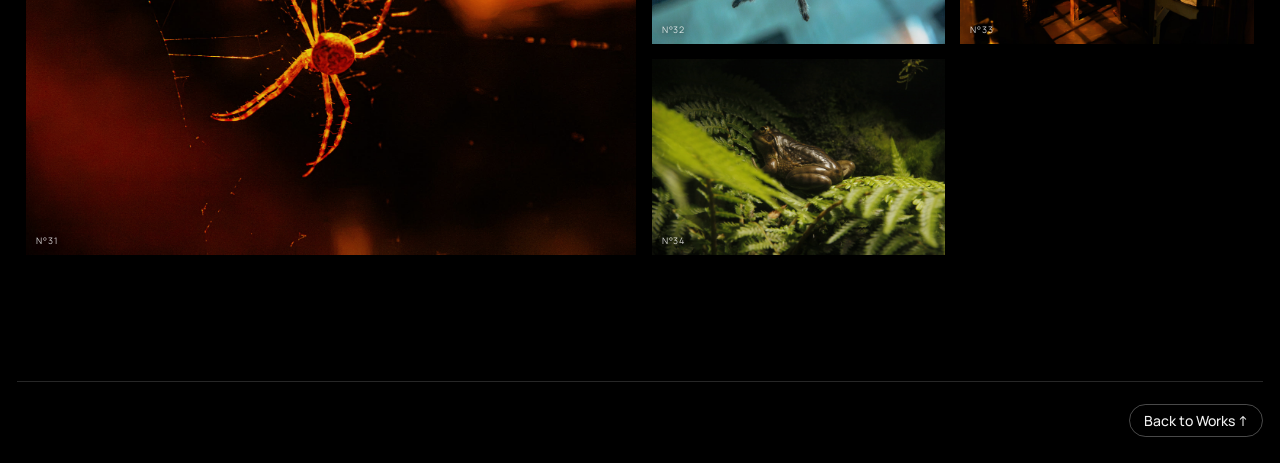
<file: TanTamTrang/wwwroot/photography.html>
<!doctype html>
<html lang="en">
<head>
  <meta charset="utf-8">
  <meta name="viewport" content="width=device-width,initial-scale=1">
  <title>PHOTOGRAPHY - TTT</title>
  <meta name="description" content="Photography by TTT: a selection of photographs and visual studies.">
  <link rel="canonical" href="https://tantamtrang.com/photography.html">
  <link rel="icon" href="favicon.ico" sizes="any">
  <link rel="icon" type="image/png" sizes="48x48" href="images/favicon-48.png">
  <link rel="icon" type="image/png" sizes="192x192" href="images/favicon-192.png">
  <link rel="apple-touch-icon" href="images/favicon-192.png">
  <meta property="og:type" content="website">
  <meta property="og:site_name" content="TanTamTrang">
  <meta property="og:title" content="PHOTOGRAPHY - TTT">
  <meta property="og:description" content="Photography by TTT: a selection of photographs and visual studies.">
  <meta property="og:url" content="https://tantamtrang.com/photography.html">
  <meta property="og:image" content="https://tantamtrang.com/images/og-cover.jpg">
  <meta property="og:image:width" content="1200">
  <meta property="og:image:height" content="630">
  <meta name="twitter:card" content="summary_large_image">
  <link rel="preconnect" href="https://fonts.googleapis.com">
  <link rel="preconnect" href="https://fonts.gstatic.com" crossorigin>
  <link rel="stylesheet" href="https://fonts.googleapis.com/css2?family=Manrope:wght@400;500;600;700;800&display=swap">
  <link rel="stylesheet" href="style.css?v=150">
  <link rel="stylesheet" href="theme.css?v=35">
</head>
<body>

<header class="topbar">
  <a class="brand-static" href="index.html">TanTamTrang</a>
  <nav class="topnav">
    <a href="about.html">About</a>
    <a href="works.html" class="active">Works</a>
    <a href="contact.html">Contact</a>
  </nav>
</header>

<main class="poster-page photo-page">
  <section class="poster-hero">
  
    <h1 class="page-title poster-title">PHOTOGRAPHY</h1>
    <p class="poster-intro">Thirty-four frames, edge to edge — the rows change width so the pictures set the pace, not the grid.</p>
    <a class="poster-back" href="works.html">← Back to Works</a>
  </section>

  <section class="photo-grid photo-grid-even">
    <!-- In fives: one large frame on the left the height of two rows, and a
         two-by-two of small ones beside it. All landscape 3:2, one gap
         across and down (style.css). -->
    <figure><img src="images/photography-01.jpg" alt="Photograph 01" loading="lazy"><figcaption><span class="ph-no">N°01</span></figcaption></figure>
    <figure><img src="images/photography-02.jpg" alt="Photograph 02" loading="lazy"><figcaption><span class="ph-no">N°02</span></figcaption></figure>
    <figure><img src="images/photography-03.jpg" alt="Photograph 03" loading="lazy"><figcaption><span class="ph-no">N°03</span></figcaption></figure>
    <figure><img src="images/photography-04.jpg" alt="Photograph 04" loading="lazy"><figcaption><span class="ph-no">N°04</span></figcaption></figure>
    <figure><img src="images/photography-05.jpg" alt="Photograph 05" loading="lazy"><figcaption><span class="ph-no">N°05</span></figcaption></figure>
    <figure><img src="images/photography-06.jpg" alt="Photograph 06" loading="lazy"><figcaption><span class="ph-no">N°06</span></figcaption></figure>
    <figure><img src="images/photography-07.jpg" alt="Photograph 07" loading="lazy"><figcaption><span class="ph-no">N°07</span></figcaption></figure>
    <figure><img src="images/photography-08.jpg" alt="Photograph 08" loading="lazy"><figcaption><span class="ph-no">N°08</span></figcaption></figure>
    <figure><img src="images/photography-09.jpg" alt="Photograph 09" loading="lazy"><figcaption><span class="ph-no">N°09</span></figcaption></figure>
    <figure><img src="images/photography-10.jpg" alt="Photograph 10" loading="lazy"><figcaption><span class="ph-no">N°10</span></figcaption></figure>
    <figure><img src="images/photography-11.jpg" alt="Photograph 11" loading="lazy"><figcaption><span class="ph-no">N°11</span></figcaption></figure>
    <figure><img src="images/photography-12.jpg" alt="Photograph 12" loading="lazy"><figcaption><span class="ph-no">N°12</span></figcaption></figure>
    <figure><img src="images/photography-13.jpg" alt="Photograph 13" loading="lazy"><figcaption><span class="ph-no">N°13</span></figcaption></figure>
    <figure><img src="images/photography-14.jpg" alt="Photograph 14" loading="lazy"><figcaption><span class="ph-no">N°14</span></figcaption></figure>
    <figure><img src="images/photography-15.jpg" alt="Photograph 15" loading="lazy"><figcaption><span class="ph-no">N°15</span></figcaption></figure>
    <figure><img src="images/photography-16.jpg" alt="Photograph 16" loading="lazy"><figcaption><span class="ph-no">N°16</span></figcaption></figure>
    <figure><img src="images/photography-17.jpg" alt="Photograph 17" loading="lazy"><figcaption><span class="ph-no">N°17</span></figcaption></figure>
    <figure><img src="images/photography-18.jpg" alt="Photograph 18" loading="lazy"><figcaption><span class="ph-no">N°18</span></figcaption></figure>
    <figure><img src="images/photography-19.jpg" alt="Photograph 19" loading="lazy"><figcaption><span class="ph-no">N°19</span></figcaption></figure>
    <figure><img src="images/photography-20.jpg" alt="Photograph 20" loading="lazy"><figcaption><span class="ph-no">N°20</span></figcaption></figure>
    <figure><img src="images/photography-21.jpg" alt="Photograph 21" loading="lazy"><figcaption><span class="ph-no">N°21</span></figcaption></figure>
    <figure><img src="images/photography-22.jpg" alt="Photograph 22" loading="lazy"><figcaption><span class="ph-no">N°22</span></figcaption></figure>
    <figure><img src="images/photography-23.jpg" alt="Photograph 23" loading="lazy"><figcaption><span class="ph-no">N°23</span></figcaption></figure>
    <figure><img src="images/photography-24.jpg" alt="Photograph 24" loading="lazy"><figcaption><span class="ph-no">N°24</span></figcaption></figure>
    <figure><img src="images/photo/p1.jpg" alt="Photograph 25" loading="lazy"><figcaption><span class="ph-no">N°25</span></figcaption></figure>
    <figure><img src="images/photo/p2.jpg" alt="Photograph 26" loading="lazy"><figcaption><span class="ph-no">N°26</span></figcaption></figure>
    <figure><img src="images/photo/p3.jpg" alt="Photograph 27" loading="lazy"><figcaption><span class="ph-no">N°27</span></figcaption></figure>
    <figure><img src="images/photo/p4.jpg" alt="Photograph 28" loading="lazy"><figcaption><span class="ph-no">N°28</span></figcaption></figure>
    <figure><img src="images/photo/p5.jpg" alt="Photograph 29" loading="lazy"><figcaption><span class="ph-no">N°29</span></figcaption></figure>
    <figure><img src="images/photo/p6.jpg" alt="Photograph 30" loading="lazy"><figcaption><span class="ph-no">N°30</span></figcaption></figure>
    <figure><img src="images/photo/p7.jpg" alt="Photograph 31" loading="lazy"><figcaption><span class="ph-no">N°31</span></figcaption></figure>
    <figure><img src="images/photo/p8.jpg" alt="Photograph 32" loading="lazy"><figcaption><span class="ph-no">N°32</span></figcaption></figure>
    <figure><img src="images/photo/p9.jpg" alt="Photograph 33" loading="lazy"><figcaption><span class="ph-no">N°33</span></figcaption></figure>
    <figure><img src="images/photo/p10.jpg" alt="Photograph 34" loading="lazy"><figcaption><span class="ph-no">N°34</span></figcaption></figure>
  </section>
</main>

<footer class="footer">
  <a href="works.html">Back to Works ↑</a>
</footer>

<div class="photo-lb" id="photoLb" aria-hidden="true">
  <div class="photo-lb-frame"><img alt=""></div>
  <button class="photo-lb-close" id="photoLbClose" type="button" aria-label="Close">&times;</button>
</div>

<script src="script.js?v=151"></script>
</body>
</html>
</file>
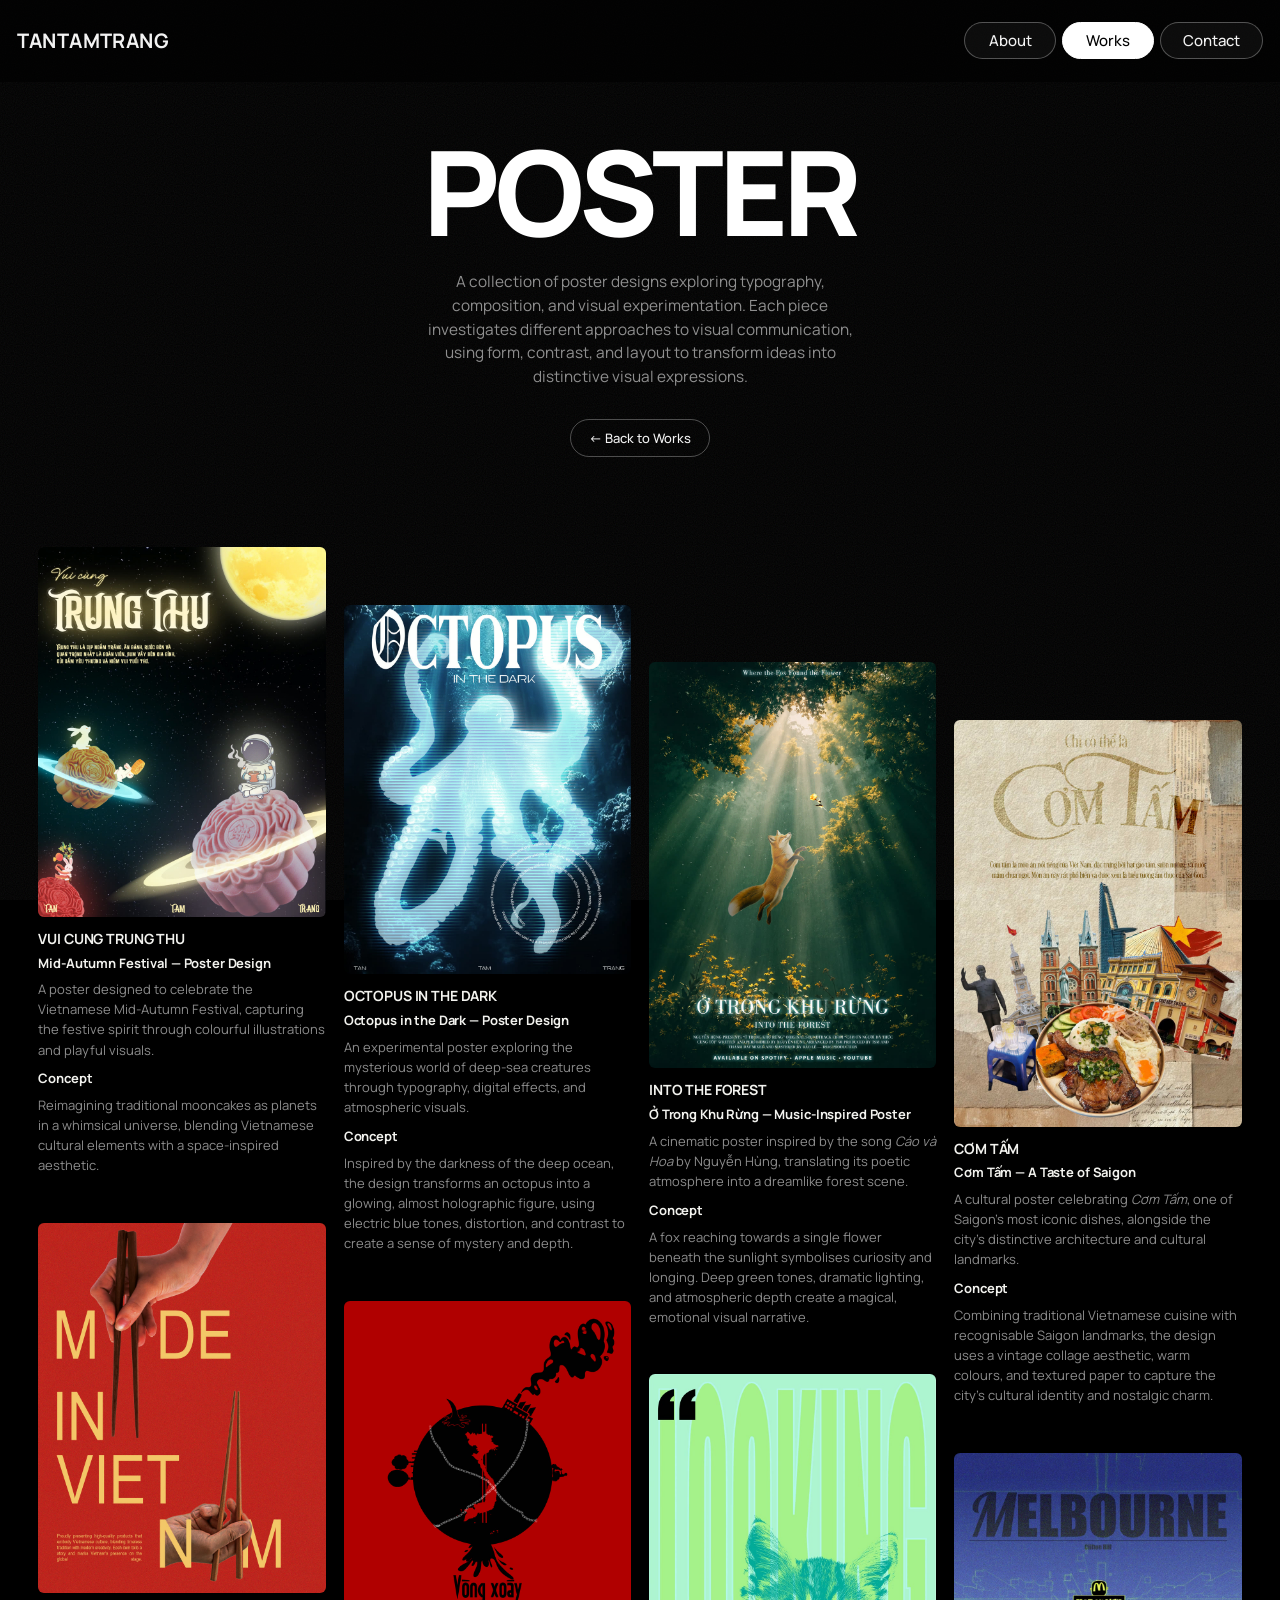
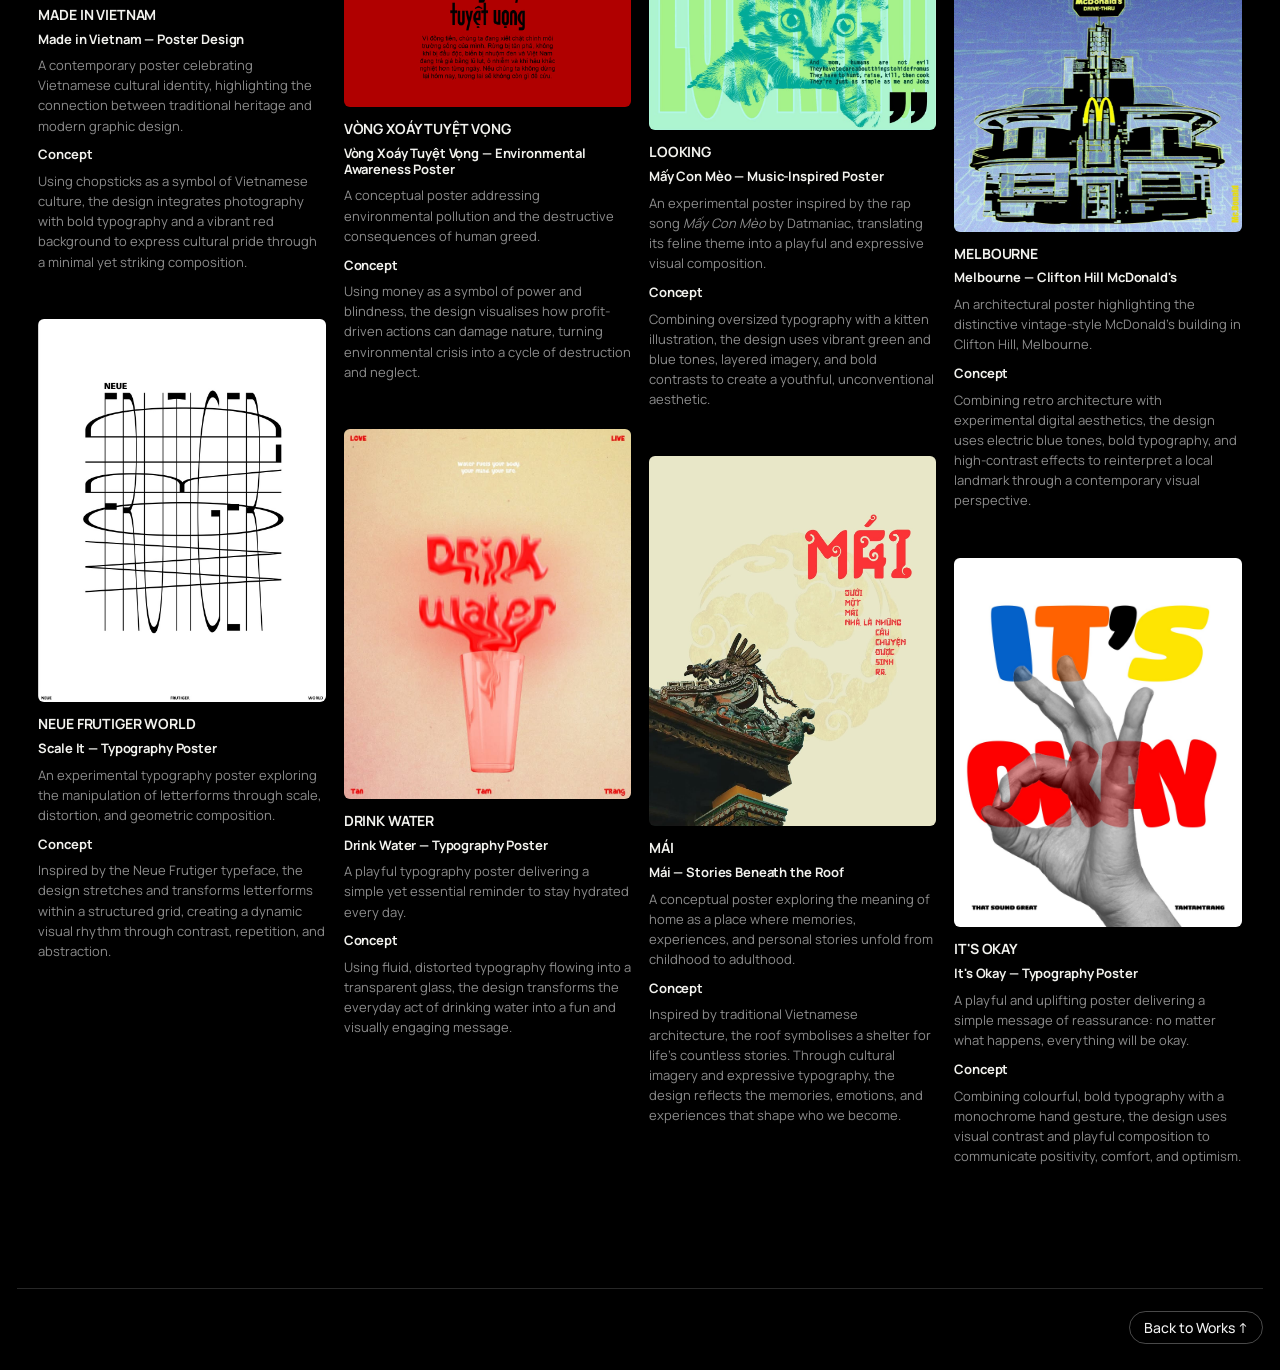
<file: TanTamTrang/wwwroot/poster.html>
<!doctype html>
<html lang="en">
<head>
  <meta charset="utf-8">
  <meta name="viewport" content="width=device-width,initial-scale=1">
  <title>POSTER - TTT</title>
  <meta name="description" content="Poster design by TTT: layout, image and type for print and screen.">
  <link rel="canonical" href="https://tantamtrang.com/poster.html">
  <link rel="icon" href="favicon.ico" sizes="any">
  <link rel="icon" type="image/png" sizes="48x48" href="images/favicon-48.png">
  <link rel="icon" type="image/png" sizes="192x192" href="images/favicon-192.png">
  <link rel="apple-touch-icon" href="images/favicon-192.png">
  <meta property="og:type" content="website">
  <meta property="og:site_name" content="TanTamTrang">
  <meta property="og:title" content="POSTER - TTT">
  <meta property="og:description" content="Poster design by TTT: layout, image and type for print and screen.">
  <meta property="og:url" content="https://tantamtrang.com/poster.html">
  <meta property="og:image" content="https://tantamtrang.com/images/og-cover.jpg">
  <meta property="og:image:width" content="1200">
  <meta property="og:image:height" content="630">
  <meta name="twitter:card" content="summary_large_image">
  <link rel="preconnect" href="https://fonts.googleapis.com">
  <link rel="preconnect" href="https://fonts.gstatic.com" crossorigin>
  <link rel="stylesheet" href="https://fonts.googleapis.com/css2?family=Manrope:wght@400;500;600;700;800&display=swap">
  <link rel="stylesheet" href="style.css?v=150">
  <link rel="stylesheet" href="theme.css?v=35">
</head>
<body>

<header class="topbar">
  <a class="brand-static" href="index.html">TanTamTrang</a>
  <nav class="topnav">
    <a href="about.html">About</a>
    <a href="works.html" class="active">Works</a>
    <a href="contact.html">Contact</a>
  </nav>
</header>

<main class="pst-page">
  <section class="poster-hero">
    <h1 class="page-title poster-title">POSTER</h1>
    <p class="poster-intro">A collection of poster designs exploring typography, composition, and visual experimentation. Each piece investigates different approaches to visual communication, using form, contrast, and layout to transform ideas into distinctive visual expressions.</p>
    <a class="poster-back" href="works.html">← Back to Works</a>
  </section>

  <!-- A staircase from left to right: four columns, each set a step lower
       than the one before it (style.css). Click a poster to see it whole. -->
  <section class="pst-grid">
    <figure class="pst-item">
      <div class="pst-img"><img src="images/poster-grid/trungthu.jpg" data-full="images/poster-grid/trungthu-full.jpg" width="900" height="1158" alt="Trung Thu poster" loading="lazy" decoding="async"></div>
      <figcaption>
        <h2>VUI CUNG TRUNG THU</h2>
        <div class="pst-desc">
          <h2>Mid-Autumn Festival — Poster Design</h2>
          <p>A poster designed to celebrate the Vietnamese Mid-Autumn Festival, capturing the festive spirit through colourful illustrations and playful visuals.</p>
          <h2>Concept</h2>
          <p>Reimagining traditional mooncakes as planets in a whimsical universe, blending Vietnamese cultural elements with a space-inspired aesthetic.</p>
        </div>
        <div class="pst-meta"></div>
      </figcaption>
    </figure>
    <figure class="pst-item">
      <div class="pst-img"><img src="images/poster-grid/octopus.jpg" data-full="images/poster-grid/octopus-full.jpg" width="900" height="1158" alt="Octopus In The Dark poster" loading="lazy" decoding="async"></div>
      <figcaption>
        <h2>OCTOPUS IN THE DARK</h2>
        <div class="pst-desc">
          <h2>Octopus in the Dark — Poster Design</h2>
          <p>An experimental poster exploring the mysterious world of deep-sea creatures through typography, digital effects, and atmospheric visuals.</p>
          <h2>Concept</h2>
          <p>Inspired by the darkness of the deep ocean, the design transforms an octopus into a glowing, almost holographic figure, using electric blue tones, distortion, and contrast to create a sense of mystery and depth.</p>
        </div>
        <div class="pst-meta"></div>
      </figcaption>
    </figure>
    <figure class="pst-item">
      <div class="pst-img"><img src="images/poster-grid/into-the-forest.jpg" data-full="images/poster-grid/into-the-forest-full.jpg" width="900" height="1272" alt="Into The Forest poster" loading="lazy" decoding="async"></div>
      <figcaption>
        <h2>INTO THE FOREST</h2>
        <div class="pst-desc">
          <h2>Ở Trong Khu Rừng — Music-Inspired Poster</h2>
          <p>A cinematic poster inspired by the song <em>Cáo và Hoa</em> by Nguyễn Hùng, translating its poetic atmosphere into a dreamlike forest scene.</p>
          <h2>Concept</h2>
          <p>A fox reaching towards a single flower beneath the sunlight symbolises curiosity and longing. Deep green tones, dramatic lighting, and atmospheric depth create a magical, emotional visual narrative.</p>
        </div>
        <div class="pst-meta"></div>
      </figcaption>
    </figure>
    <figure class="pst-item">
      <div class="pst-img"><img src="images/poster-grid/com-tam.jpg" data-full="images/poster-grid/com-tam-full.jpg" width="900" height="1274" alt="Cơm Tấm poster" loading="lazy" decoding="async"></div>
      <figcaption>
        <h2>CƠM TẤM</h2>
        <div class="pst-desc">
          <h2>Cơm Tấm — A Taste of Saigon</h2>
          <p>A cultural poster celebrating <em>Cơm Tấm</em>, one of Saigon's most iconic dishes, alongside the city's distinctive architecture and cultural landmarks.</p>
          <h2>Concept</h2>
          <p>Combining traditional Vietnamese cuisine with recognisable Saigon landmarks, the design uses a vintage collage aesthetic, warm colours, and textured paper to capture the city's cultural identity and nostalgic charm.</p>
        </div>
        <div class="pst-meta"></div>
      </figcaption>
    </figure>
    <figure class="pst-item">
      <div class="pst-img"><img src="images/poster-grid/made-in-vietnam.jpg" data-full="images/poster-grid/made-in-vietnam-full.jpg" width="900" height="1158" alt="Made In Vietnam poster" loading="lazy" decoding="async"></div>
      <figcaption>
        <h2>MADE IN VIETNAM</h2>
        <div class="pst-desc">
          <h2>Made in Vietnam — Poster Design</h2>
          <p>A contemporary poster celebrating Vietnamese cultural identity, highlighting the connection between traditional heritage and modern graphic design.</p>
          <h2>Concept</h2>
          <p>Using chopsticks as a symbol of Vietnamese culture, the design integrates photography with bold typography and a vibrant red background to express cultural pride through a minimal yet striking composition.</p>
        </div>
        <div class="pst-meta"></div>
      </figcaption>
    </figure>
    <figure class="pst-item">
      <div class="pst-img"><img src="images/poster-grid/vong-xoay.jpg" data-full="images/poster-grid/vong-xoay-full.jpg" width="900" height="1274" alt="Vòng Xoáy Tuyệt Vọng poster" loading="lazy" decoding="async"></div>
      <figcaption>
        <h2>VÒNG XOÁY TUYỆT VỌNG</h2>
        <div class="pst-desc">
          <h2>Vòng Xoáy Tuyệt Vọng — Environmental Awareness Poster</h2>
          <p>A conceptual poster addressing environmental pollution and the destructive consequences of human greed.</p>
          <h2>Concept</h2>
          <p>Using money as a symbol of power and blindness, the design visualises how profit-driven actions can damage nature, turning environmental crisis into a cycle of destruction and neglect.</p>
        </div>
        <div class="pst-meta"></div>
      </figcaption>
    </figure>
    <figure class="pst-item">
      <div class="pst-img"><img src="images/poster-grid/looking.jpg" data-full="images/poster-grid/looking-full.jpg" width="900" height="1114" alt="Looking poster" loading="lazy" decoding="async"></div>
      <figcaption>
        <h2>LOOKING</h2>
        <div class="pst-desc">
          <h2>Mấy Con Mèo — Music-Inspired Poster</h2>
          <p>An experimental poster inspired by the rap song <em>Mấy Con Mèo</em> by Datmaniac, translating its feline theme into a playful and expressive visual composition.</p>
          <h2>Concept</h2>
          <p>Combining oversized typography with a kitten illustration, the design uses vibrant green and blue tones, layered imagery, and bold contrasts to create a youthful, unconventional aesthetic.</p>
        </div>
        <div class="pst-meta"></div>
      </figcaption>
    </figure>
    <figure class="pst-item">
      <div class="pst-img"><img src="images/poster-grid/melbourne.jpg" data-full="images/poster.jpg" width="900" height="1186" alt="Melbourne, Clifton Hill McDonald's poster" loading="lazy" decoding="async"></div>
      <figcaption>
        <h2>MELBOURNE</h2>
        <div class="pst-desc">
          <h2>Melbourne — Clifton Hill McDonald's</h2>
          <p>An architectural poster highlighting the distinctive vintage-style McDonald's building in Clifton Hill, Melbourne.</p>
          <h2>Concept</h2>
          <p>Combining retro architecture with experimental digital aesthetics, the design uses electric blue tones, bold typography, and high-contrast effects to reinterpret a local landmark through a contemporary visual perspective.</p>
        </div>
        <div class="pst-meta"></div>
      </figcaption>
    </figure>
    <figure class="pst-item">
      <div class="pst-img"><img src="images/poster2.jpg" data-full="images/poster2.jpg" width="960" height="1280" alt="Neue Frutiger World type poster" loading="lazy" decoding="async"></div>
      <figcaption>
        <h2>NEUE FRUTIGER WORLD</h2>
        <div class="pst-desc">
          <h2>Scale It — Typography Poster</h2>
          <p>An experimental typography poster exploring the manipulation of letterforms through scale, distortion, and geometric composition.</p>
          <h2>Concept</h2>
          <p>Inspired by the Neue Frutiger typeface, the design stretches and transforms letterforms within a structured grid, creating a dynamic visual rhythm through contrast, repetition, and abstraction.</p>
        </div>
        <div class="pst-meta"></div>
      </figcaption>
    </figure>
    <figure class="pst-item">
      <div class="pst-img"><img src="images/drink-poster.jpg" data-full="images/drink-poster.jpg" width="720" height="926" alt="Drink Water typography poster" loading="lazy" decoding="async"></div>
      <figcaption>
        <h2>DRINK WATER</h2>
        <div class="pst-desc">
          <h2>Drink Water — Typography Poster</h2>
          <p>A playful typography poster delivering a simple yet essential reminder to stay hydrated every day.</p>
          <h2>Concept</h2>
          <p>Using fluid, distorted typography flowing into a transparent glass, the design transforms the everyday act of drinking water into a fun and visually engaging message.</p>
        </div>
        <div class="pst-meta"></div>
      </figcaption>
    </figure>
    <figure class="pst-item">
      <div class="pst-img"><img src="images/mai-poster.jpg" data-full="images/mai-poster.jpg" width="1080" height="1389" alt="Mái poster" loading="lazy" decoding="async"></div>
      <figcaption>
        <h2>MÁI</h2>
        <div class="pst-desc">
          <h2>Mái — Stories Beneath the Roof</h2>
          <p>A conceptual poster exploring the meaning of home as a place where memories, experiences, and personal stories unfold from childhood to adulthood.</p>
          <h2>Concept</h2>
          <p>Inspired by traditional Vietnamese architecture, the roof symbolises a shelter for life's countless stories. Through cultural imagery and expressive typography, the design reflects the memories, emotions, and experiences that shape who we become.</p>
        </div>
        <div class="pst-meta"></div>
      </figcaption>
    </figure>
    <figure class="pst-item">
      <div class="pst-img"><img src="images/ok-poster.jpg" data-full="images/ok-poster.jpg" width="1440" height="1852" alt="It's Okay typography poster" loading="lazy" decoding="async"></div>
      <figcaption>
        <h2>IT'S OKAY</h2>
        <div class="pst-desc">
          <h2>It's Okay — Typography Poster</h2>
          <p>A playful and uplifting poster delivering a simple message of reassurance: no matter what happens, everything will be okay.</p>
          <h2>Concept</h2>
          <p>Combining colourful, bold typography with a monochrome hand gesture, the design uses visual contrast and playful composition to communicate positivity, comfort, and optimism.</p>
        </div>
        <div class="pst-meta"></div>
      </figcaption>
    </figure>
  </section>
</main>

<div class="photo-lb" id="photoLb" aria-hidden="true">
  <div class="photo-lb-frame"><img alt=""></div>
  <button class="photo-lb-close" id="photoLbClose" type="button" aria-label="Close">&times;</button>
</div>

<footer class="footer">
  <a href="works.html">Back to Works ↑</a>
</footer>

<script src="script.js?v=151"></script>
</body>
</html>
</file>
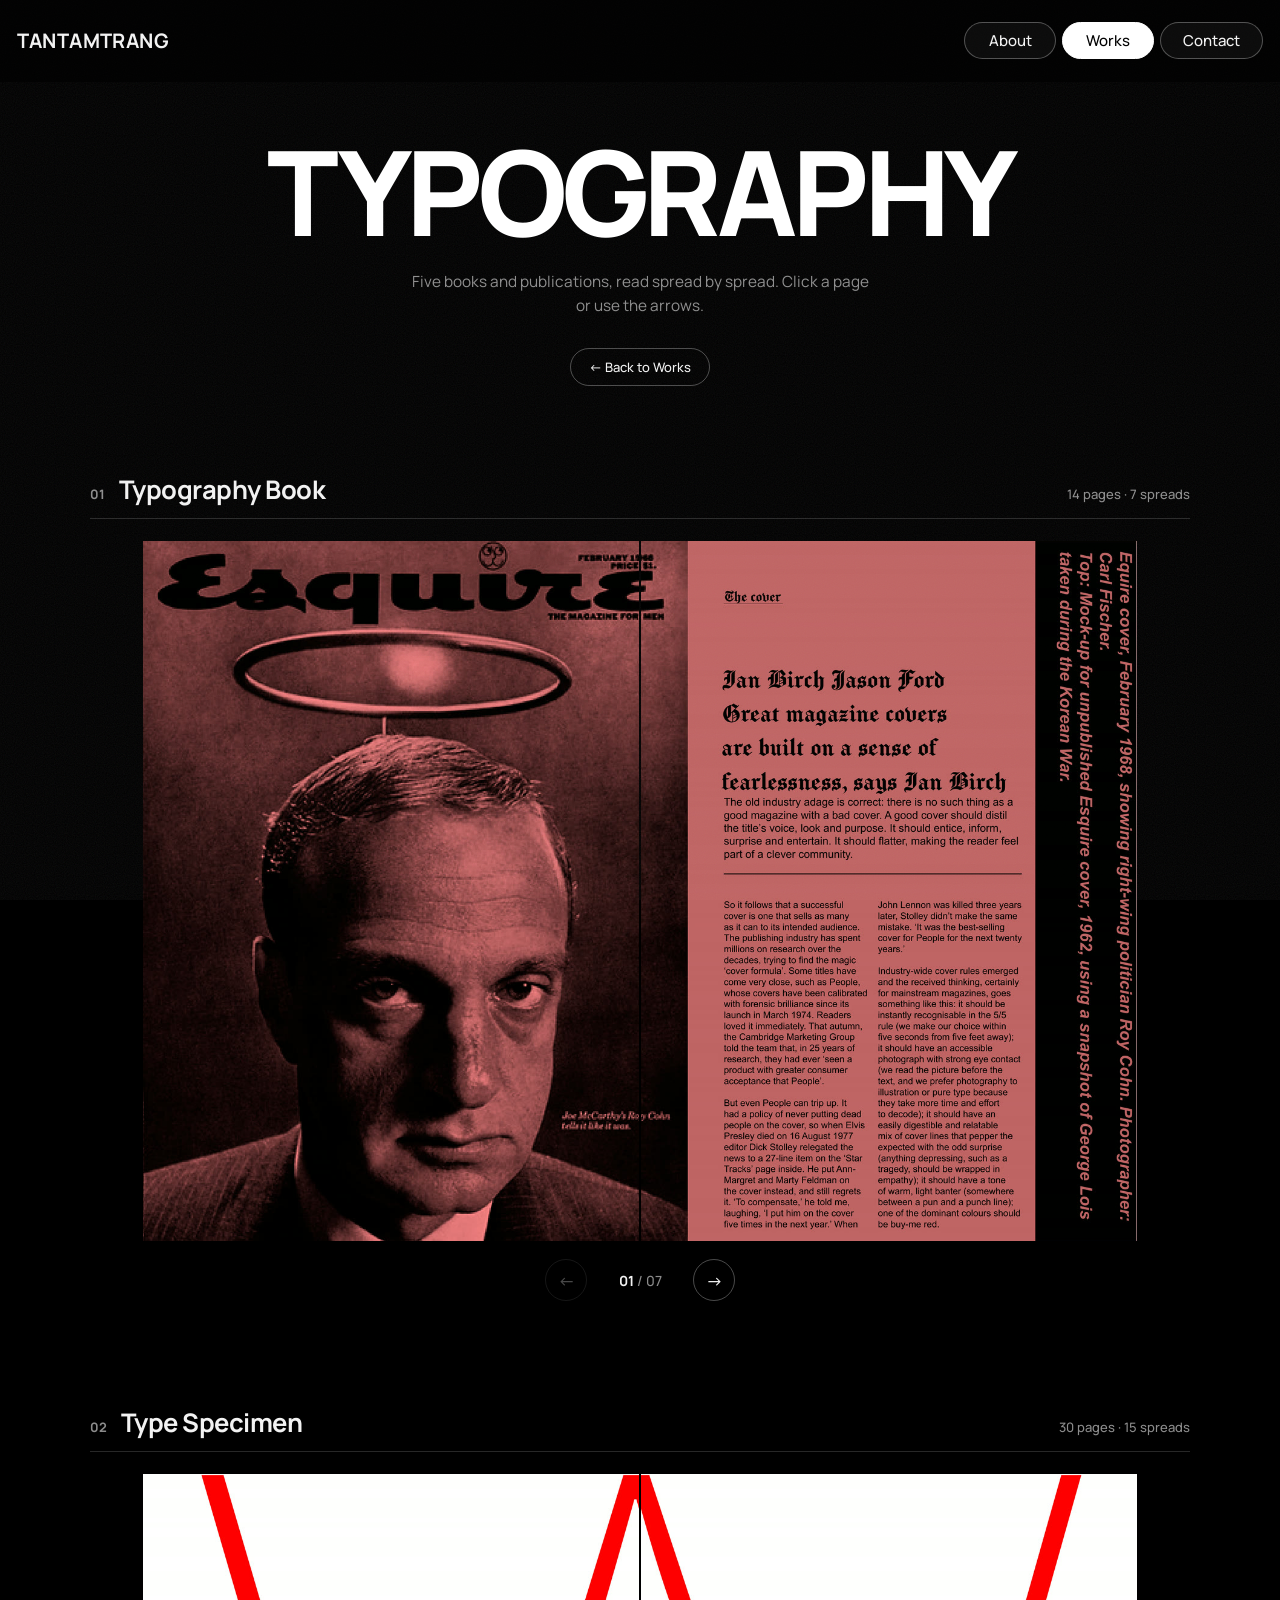
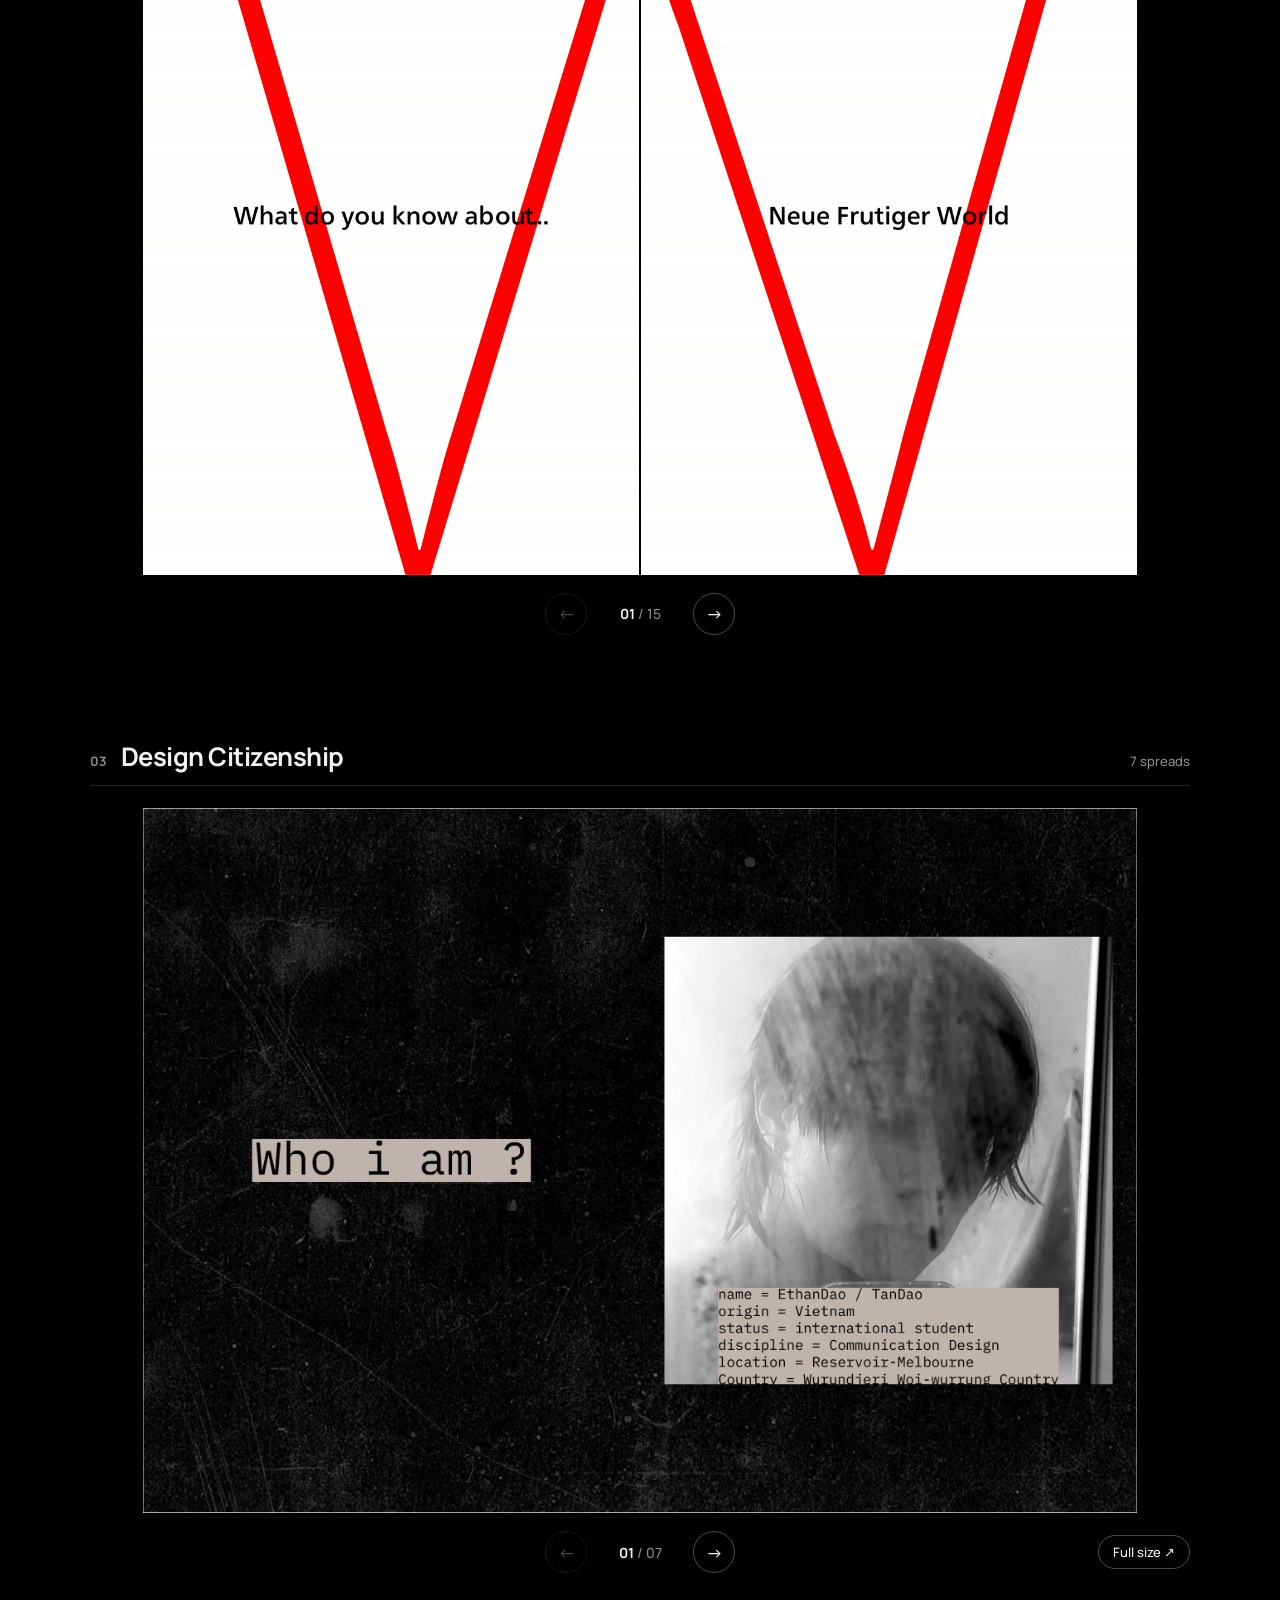
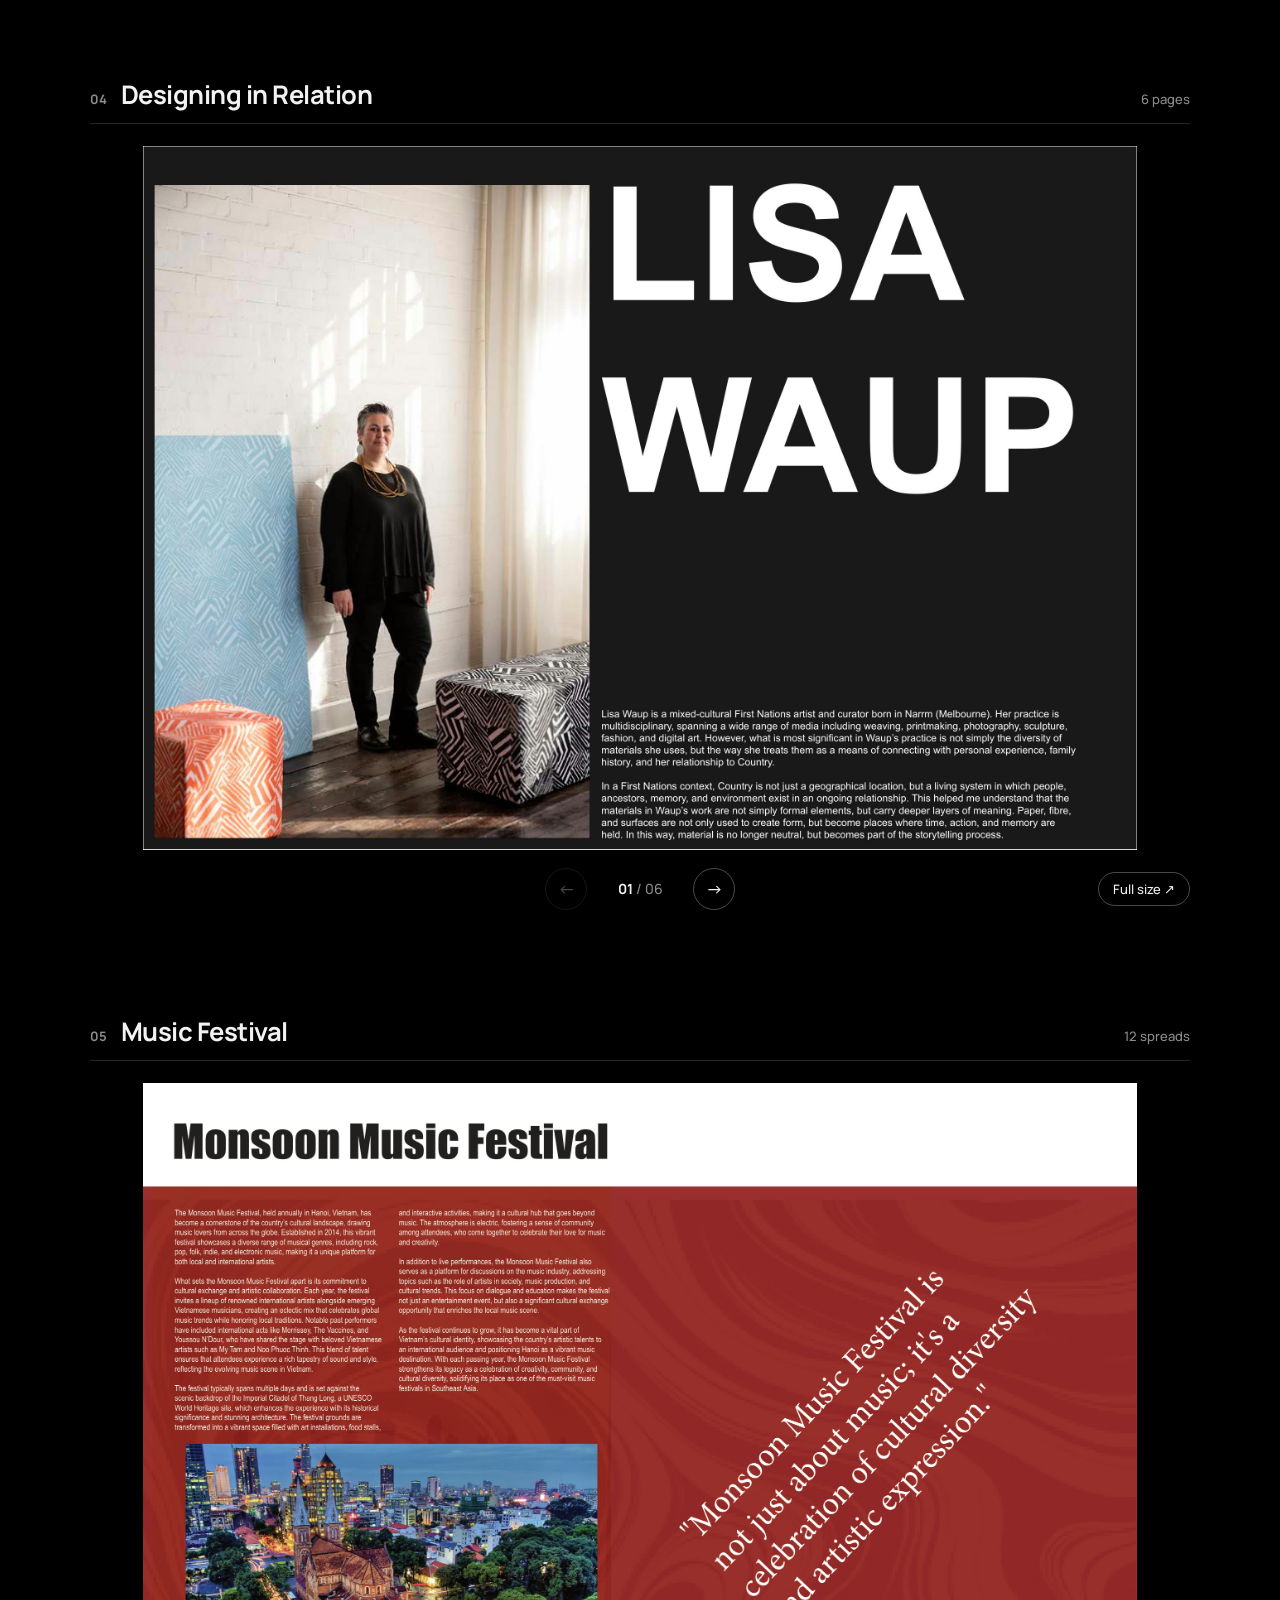
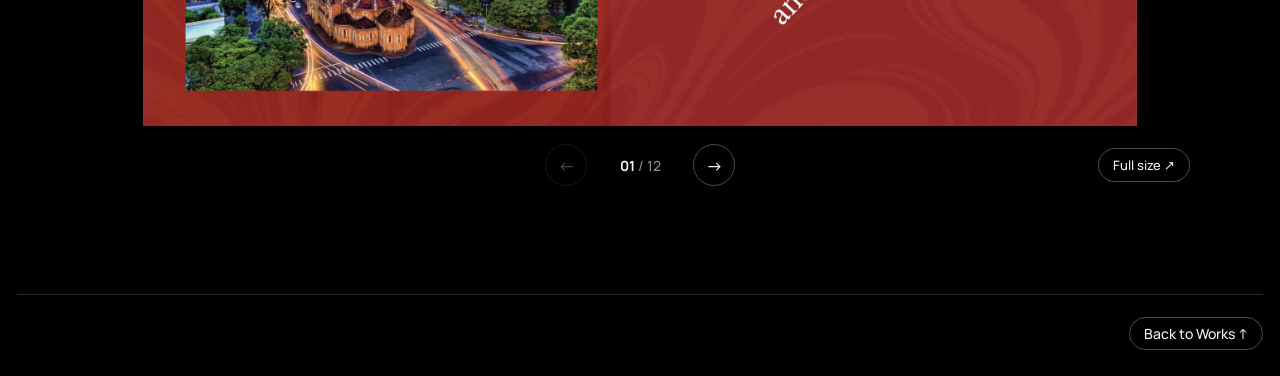
<file: TanTamTrang/wwwroot/typography.html>
<!doctype html>
<html lang="en">
<head>
  <meta charset="utf-8">
  <meta name="viewport" content="width=device-width,initial-scale=1">
  <title>TYPOGRAPHY - TTT</title>
  <meta name="description" content="Typography work by TTT: type layouts and type-led design.">
  <link rel="canonical" href="https://tantamtrang.com/typography.html">
  <link rel="icon" href="favicon.ico" sizes="any">
  <link rel="icon" type="image/png" sizes="48x48" href="images/favicon-48.png">
  <link rel="icon" type="image/png" sizes="192x192" href="images/favicon-192.png">
  <link rel="apple-touch-icon" href="images/favicon-192.png">
  <meta property="og:type" content="website">
  <meta property="og:site_name" content="TanTamTrang">
  <meta property="og:title" content="TYPOGRAPHY - TTT">
  <meta property="og:description" content="Typography work by TTT: type layouts and type-led design.">
  <meta property="og:url" content="https://tantamtrang.com/typography.html">
  <meta property="og:image" content="https://tantamtrang.com/images/og-cover.jpg">
  <meta property="og:image:width" content="1200">
  <meta property="og:image:height" content="630">
  <meta name="twitter:card" content="summary_large_image">
  <link rel="preconnect" href="https://fonts.googleapis.com">
  <link rel="preconnect" href="https://fonts.gstatic.com" crossorigin>
  <link rel="stylesheet" href="https://fonts.googleapis.com/css2?family=Manrope:wght@400;500;600;700;800&display=swap">
  <link rel="stylesheet" href="style.css?v=150">
  <link rel="stylesheet" href="theme.css?v=35">
</head>
<body>

<header class="topbar">
  <a class="brand-static" href="index.html">TanTamTrang</a>
  <nav class="topnav">
    <a href="about.html">About</a>
    <a href="works.html" class="active">Works</a>
    <a href="contact.html">Contact</a>
  </nav>
</header>

<main class="poster-page">
  <section class="poster-hero">
   
    <h1 class="page-title poster-title">TYPOGRAPHY</h1>
    <p class="poster-intro">Five books and publications, read spread by spread. Click a page or use the arrows.</p>
    <a class="poster-back" href="works.html">← Back to Works</a>
  </section>

  <!-- Book 01: pages 2-15 of images/book/pNN.jpg, shown two at a time. The
       script below builds the spreads and the thumbnail row. -->
  <section class="ty-book" data-prefix="images/book/p" data-from="2" data-to="15" aria-label="Typography book">
    <header class="ty-head">
      <span class="ty-index">01</span>
      <h2>Typography Book</h2>
      <span class="ty-meta">14 pages · 7 spreads</span>
    </header>

    <div class="ty-spread" tabindex="0" aria-live="polite">
      <button class="ty-page ty-page-left" type="button" aria-label="Previous spread"><img alt="" decoding="async"></button>
      <button class="ty-page ty-page-right" type="button" aria-label="Next spread"><img alt="" decoding="async"></button>
    </div>

    <div class="ty-bar">
      <button class="ty-btn ty-prev" type="button" aria-label="Previous spread">←</button>
      <span class="ty-count"><b class="ty-num">01</b> / <span class="ty-total">07</span></span>
      <button class="ty-btn ty-next" type="button" aria-label="Next spread">→</button>
    </div>

  </section>

  <!-- Book 02: pages 2-31 of images/book2/pNN.jpg, shown two at a time. The
       script below builds the spreads and the thumbnail row. -->
  <section class="ty-book" data-prefix="images/book2/p" data-from="2" data-to="31" aria-label="Type specimen book">
    <header class="ty-head">
      <span class="ty-index">02</span>
      <h2>Type Specimen</h2>
      <span class="ty-meta">30 pages · 15 spreads</span>
    </header>

    <div class="ty-spread" tabindex="0" aria-live="polite">
      <button class="ty-page ty-page-left" type="button" aria-label="Previous spread"><img alt="" decoding="async"></button>
      <button class="ty-page ty-page-right" type="button" aria-label="Next spread"><img alt="" decoding="async"></button>
    </div>

    <div class="ty-bar">
      <button class="ty-btn ty-prev" type="button" aria-label="Previous spread">←</button>
      <span class="ty-count"><b class="ty-num">01</b> / <span class="ty-total">15</span></span>
      <button class="ty-btn ty-next" type="button" aria-label="Next spread">→</button>
    </div>

  </section>

  <!-- Book 03: pages 2-8 of images/book3/pNN.jpg. Each PDF page is already a
       whole landscape spread, so data-single shows them one at a time. -->
  <section class="ty-book ty-book-single" data-single data-prefix="images/book3/p" data-from="2" data-to="8" aria-label="Design Citizenship, Assessment 3">
    <header class="ty-head">
      <span class="ty-index">03</span>
      <h2>Design Citizenship</h2>
      <span class="ty-meta">7 spreads</span>
    </header>

    <div class="ty-spread" tabindex="0" aria-live="polite">
      <button class="ty-page ty-page-single" type="button" aria-label="Previous or next page"><img alt="" decoding="async"></button>
    </div>

    <div class="ty-bar">
      <button class="ty-btn ty-prev" type="button" aria-label="Previous page">←</button>
      <span class="ty-count"><b class="ty-num">01</b> / <span class="ty-total">07</span></span>
      <button class="ty-btn ty-next" type="button" aria-label="Next page">→</button>
      <a class="ty-full" href="images/book3/p02.jpg" target="_blank" rel="noopener">Full size ↗</a>
    </div>

  </section>

  <!-- Book 04: pages 2-7 of images/book4/pNN.jpg. Each PDF page is already a
       whole landscape spread, so data-single shows them one at a time. -->
  <section class="ty-book ty-book-single" data-single data-prefix="images/book4/p" data-from="2" data-to="7" aria-label="Designing in Relation, Assessment 2">
    <header class="ty-head">
      <span class="ty-index">04</span>
      <h2>Designing in Relation</h2>
      <span class="ty-meta">6 pages</span>
    </header>

    <div class="ty-spread" tabindex="0" aria-live="polite">
      <button class="ty-page ty-page-single" type="button" aria-label="Previous or next page"><img alt="" decoding="async"></button>
    </div>

    <div class="ty-bar">
      <button class="ty-btn ty-prev" type="button" aria-label="Previous page">←</button>
      <span class="ty-count"><b class="ty-num">01</b> / <span class="ty-total">06</span></span>
      <button class="ty-btn ty-next" type="button" aria-label="Next page">→</button>
      <a class="ty-full" href="images/book4/p02.jpg" target="_blank" rel="noopener">Full size ↗</a>
    </div>

  </section>

  <!-- Book 05: pages 2-13 of images/book5/pNN.jpg. Each PDF page is already a
       whole landscape spread, so data-single shows them one at a time. -->
  <section class="ty-book ty-book-single" data-single data-prefix="images/book5/p" data-from="2" data-to="13" aria-label="Music Festival magazine">
    <header class="ty-head">
      <span class="ty-index">05</span>
      <h2>Music Festival</h2>
      <span class="ty-meta">12 spreads</span>
    </header>

    <div class="ty-spread" tabindex="0" aria-live="polite">
      <button class="ty-page ty-page-single" type="button" aria-label="Previous or next page"><img alt="" decoding="async"></button>
    </div>

    <div class="ty-bar">
      <button class="ty-btn ty-prev" type="button" aria-label="Previous page">←</button>
      <span class="ty-count"><b class="ty-num">01</b> / <span class="ty-total">12</span></span>
      <button class="ty-btn ty-next" type="button" aria-label="Next page">→</button>
      <a class="ty-full" href="images/book5/p02.jpg" target="_blank" rel="noopener">Full size ↗</a>
    </div>

  </section>

</main>

<footer class="footer">
  <a href="works.html">Back to Works ↑</a>
</footer>

<script src="script.js?v=151"></script>
<script src="spread-viewer.js?v=3"></script>
</body>
</html>
</file>
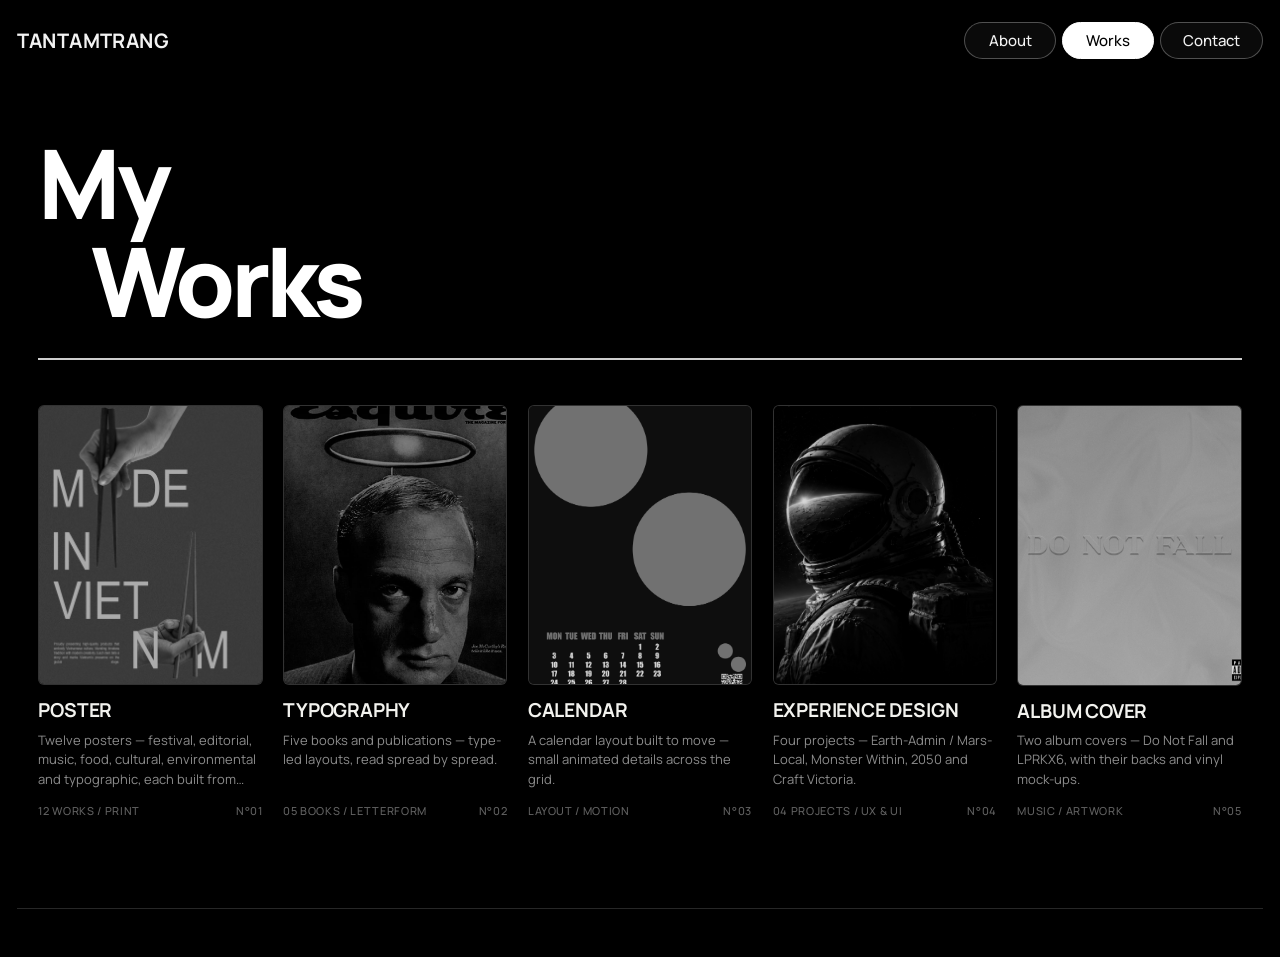
<file: TanTamTrang/wwwroot/works.html>
<!doctype html>
<html lang="en">
<head>
  <meta charset="utf-8">
  <meta name="viewport" content="width=device-width,initial-scale=1">
  <title>WORKS - TTT</title>
  <meta name="description" content="Selected projects by TTT across 3D and video, poster, typography, photography, calendar, digital art and experience design.">
  <link rel="canonical" href="https://tantamtrang.com/works.html">
  <link rel="icon" href="favicon.ico" sizes="any">
  <link rel="icon" type="image/png" sizes="48x48" href="images/favicon-48.png">
  <link rel="icon" type="image/png" sizes="192x192" href="images/favicon-192.png">
  <link rel="apple-touch-icon" href="images/favicon-192.png">
  <meta property="og:type" content="website">
  <meta property="og:site_name" content="TanTamTrang">
  <meta property="og:title" content="WORKS - TTT">
  <meta property="og:description" content="Selected projects by TTT across 3D and video, poster, typography, photography, calendar, digital art and experience design.">
  <meta property="og:url" content="https://tantamtrang.com/works.html">
  <meta property="og:image" content="https://tantamtrang.com/images/og-cover.jpg">
  <meta property="og:image:width" content="1200">
  <meta property="og:image:height" content="630">
  <meta name="twitter:card" content="summary_large_image">
  <link rel="preconnect" href="https://fonts.googleapis.com">
  <link rel="preconnect" href="https://fonts.gstatic.com" crossorigin>
  <link rel="stylesheet" href="https://fonts.googleapis.com/css2?family=Manrope:wght@400;500;600;700;800&display=swap">
  <link rel="stylesheet" href="style.css?v=150">
  <link rel="stylesheet" href="theme.css?v=35">
</head>
<body class="wks-body">

<header class="topbar">
  <a class="brand-static" href="index.html">TanTamTrang</a>
  <nav class="topnav">
    <a href="about.html">About</a>
    <a href="works.html" class="active">Works</a>
    <a href="contact.html">Contact</a>
  </nav>
</header>

<main class="pst-page wks-page">
  <section class="wks-hero">
    <h1 class="wks-title"><span>My</span><span>Works</span></h1>
    <div class="wks-intro">

    
    </div>
  </section>

  <!-- One row of equal cards, one per category (theme.css .wks-grid). Each
       card links to its page. -->
  <section class="wks-grid">
    <a class="pst-item" href="poster.html">
      <div class="pst-img"><img src="images/poster-grid/made-in-vietnam.jpg" width="900" height="1158" alt="Made In Vietnam poster" loading="lazy" decoding="async"><span class="wks-open" aria-hidden="true">Open ↗</span></div>
      <div class="wks-cap">
        <h2>POSTER</h2>
        <p>Twelve posters — festival, editorial, music, food, cultural, environmental and typographic, each built from image and type.</p>
        <div class="pst-meta"><span>12 WORKS / PRINT</span><span>N°01</span></div>
      </div>
    </a>
    <a class="pst-item" href="typography.html">
      <div class="pst-img"><img src="images/book/p02.jpg" width="820" height="1160" alt="Esquire cover from the typography book" loading="lazy" decoding="async"><span class="wks-open" aria-hidden="true">Open ↗</span></div>
      <div class="wks-cap">
        <h2>TYPOGRAPHY</h2>
        <p>Five books and publications — type-led layouts, read spread by spread.</p>
        <div class="pst-meta"><span>05 BOOKS / LETTERFORM</span><span>N°02</span></div>
      </div>
    </a>
    <a class="pst-item" href="calendar.html">
      <div class="pst-img"><img src="images/calendar-works.gif" width="2480" height="3508" alt="Animated calendar page" loading="lazy" decoding="async"><span class="wks-open" aria-hidden="true">Open ↗</span></div>
      <div class="wks-cap">
        <h2>CALENDAR</h2>
        <p>A calendar layout built to move — small animated details across the grid.</p>
        <div class="pst-meta"><span>LAYOUT / MOTION</span><span>N°03</span></div>
      </div>
    </a>
    <a class="pst-item" href="experience-design.html">
      <div class="pst-img"><img src="images/ex-works.png" width="519" height="719" alt="Astronaut from Earth-Admin / Mars-Local" loading="lazy" decoding="async"><span class="wks-open" aria-hidden="true">Open ↗</span></div>
      <div class="wks-cap">
        <h2>EXPERIENCE DESIGN</h2>
        <p>Four projects — Earth-Admin / Mars-Local, Monster Within, 2050 and Craft Victoria.</p>
        <div class="pst-meta"><span>04 PROJECTS / UX &amp; UI</span><span>N°04</span></div>
      </div>
    </a>
    <a class="pst-item" href="album-cover.html">
      <div class="pst-img"><img src="images/album1.jpg" width="1440" height="1440" alt="Do Not Fall album cover" loading="lazy" decoding="async"><span class="wks-open" aria-hidden="true">Open ↗</span></div>
      <div class="wks-cap">
        <h2>ALBUM COVER</h2>
        <p>Two album covers — Do Not Fall and LPRKX6, with their backs and vinyl mock-ups.</p>
        <div class="pst-meta"><span>MUSIC / ARTWORK</span><span>N°05</span></div>
      </div>
    </a>
  </section>
</main>

<footer class="footer">

</footer>

<script src="script.js?v=151"></script>
</body>
</html>
</file>
<file: TanTamTrang/wwwroot/home.css>
/* Home page only (index.html): a typographic poster on the home page's
   black ground (film grain and slow grey glows). One 12-column grid places
   the header, the notes, the big statement and the footer row. */

:root {
  --paper: #f2f2f2;
  --muted: rgba(242, 242, 242, .62);
  --rule: rgba(242, 242, 242, .85);
  --grain: url("data:image/svg+xml,%3Csvg xmlns='http://www.w3.org/2000/svg' width='160' height='160'%3E%3Cfilter id='n'%3E%3CfeTurbulence type='fractalNoise' baseFrequency='.9' numOctaves='2' stitchTiles='stitch'/%3E%3C/filter%3E%3Crect width='100%25' height='100%25' filter='url(%23n)'/%3E%3C/svg%3E");
  --pad: clamp(18px, 4vw, 64px);
  --gap: clamp(10px, 1.4vw, 24px);
  --big: min(15vw, 14.5vh);       /* size of the large statement */
  --font: 'Manrope', system-ui, -apple-system, 'Segoe UI', Roboto, sans-serif;
}

*,
*::before,
*::after { box-sizing: border-box; }

html, body { height: 100%; }

body.hp {
  margin: 0;
  background: #000 url("images/transition-06.png") center / cover no-repeat fixed;
  color: var(--paper);
  font-family: var(--font);
  -webkit-font-smoothing: antialiased;
  overflow-x: hidden;
}

::selection { background: var(--paper); color: #000; }

a { color: inherit; text-decoration: none; }
p { margin: 0; }

/* ---------- Background ---------- */
/* Fine film grain over everything, so the black has some texture. */
body.hp::after {
  content: '';
  position: fixed;
  inset: 0;
  z-index: 50;
  background: var(--grain);
  opacity: .07;
  pointer-events: none;
  mix-blend-mode: overlay;
}

/* A dark veil over the background picture so the white type stays clear. */
body.hp::before {
  content: '';
  position: fixed;
  inset: 0;
  background: rgba(0, 0, 0, .58);
  pointer-events: none;
}

/* ---------- The poster ---------- */
.pt-page {
  position: relative;
  display: flex;
  flex-direction: column;
  min-height: 100vh;
  min-height: 100svh;
  padding: clamp(24px, 5vh, 64px) var(--pad) clamp(20px, 3.5vh, 40px);
}

.pt-row {
  display: grid;
  grid-template-columns: repeat(12, 1fr);
  column-gap: var(--gap);
  align-items: start;
}

/* header: logo / year / label / menu, closed by a rule */
.pt-top {
  align-items: end;
  padding-bottom: clamp(14px, 2.2vh, 24px);
  border-bottom: 2px solid var(--rule);
}

.pt-logo {
  grid-column: 1 / 6;
  font-weight: 800;
  font-size: clamp(30px, 3.6vw, 58px);
  line-height: .9;
  letter-spacing: -.045em;
}

.pt-year {
  grid-column: 6 / 9;
  font-weight: 700;
  font-size: clamp(28px, 3.2vw, 52px);
  line-height: 1;
  letter-spacing: -.03em;
}

.pt-label {
  grid-column: 7 / 9;
  font-weight: 700;
  font-size: clamp(14px, 1.2vw, 19px);
  line-height: 1.05;
}

.pt-nav {
  grid-column: 9 / 13;
  align-self: center;
  display: flex;
  justify-content: flex-end;
  gap: 6px;
}

/* The same pill buttons as the menu on every other page (theme.css). */
.pt-nav a {
  min-width: 92px;
  padding: 7px 22px;
  border: 1px solid rgba(242, 242, 242, .3);
  border-radius: 999px;
  background: rgba(242, 242, 242, .04);
  color: var(--paper);
  text-align: center;
  font-weight: 500;
  font-size: 15px;
  line-height: 1.4;
  transition: background .25s, color .25s, border-color .25s;
}

.pt-nav a:hover,
.pt-nav a:focus-visible {
  background: #fff;
  border-color: #fff;
  color: #000;
}

/* notes: quote / availability / two small labels, closed by a rule */
.pt-notes {
  padding: clamp(12px, 2vh, 20px) 0 clamp(14px, 2.2vh, 24px);
  border-bottom: 2px solid var(--rule);
}

.pt-quote {
  grid-column: 1 / 6;
  max-width: 34em;
  font-size: clamp(12px, 1vw, 15px);
  line-height: 1.3;
  color: #fff;
}

.pt-quote b { color: var(--paper); font-weight: 700; }

.pt-strong {
  grid-column: 6 / 9;
  font-weight: 700;
  font-size: clamp(17px, 1.6vw, 25px);
  line-height: 1.15;
}

.pt-strong.pt-small {
  grid-column: auto / span 2;
  font-size: clamp(13px, 1.1vw, 17px);
  line-height: 1.05;
}

.pt-notes .pt-small:nth-of-type(3) { grid-column: 9 / 11; }
.pt-notes .pt-small:nth-of-type(4) { grid-column: 11 / 13; }

/* the statement: two lines from the left, then the rest from the middle */
.pt-type {
  position: relative;
  flex: 1;
  display: flex;
  align-items: center;
  padding: clamp(16px, 3.5vh, 48px) 0;
}

.pt-statement {
  width: 100%;
  margin: 0;
  display: grid;
  grid-template-columns: repeat(12, 1fr);
  column-gap: var(--gap);
  font-weight: 500;
  font-size: var(--big);
  line-height: .86;
  letter-spacing: -.055em;
}

.pt-l { display: block; white-space: nowrap; }
.pt-left { grid-column: 1 / -1; }
.pt-right { grid-column: 4 / 9; }

/* The photo fills the right-hand column, from the rule above the statement
   to the rule below it. */
.pt-stage {
  position: relative;
  width: 100%;
}

.pt-photo {
  position: absolute;
  top: clamp(14px, 2.2vh, 24px);
  bottom: clamp(14px, 2.2vh, 24px);
  right: 0;
  width: calc((100% - 11 * var(--gap)) / 12 * 4 + 3 * var(--gap));   /* the last 4 of 12 columns */
  margin: 0;
  overflow: hidden;
}

.pt-photo img {
  display: block;
  width: 100%;
  height: 100%;
  object-fit: cover;
  object-position: 55% 50%;
}

/* footer row: four notes on a rule */
.pt-foot {
  padding-top: clamp(12px, 2vh, 18px);
  border-top: 2px solid var(--rule);
  font-weight: 600;
  font-size: clamp(12px, 1vw, 15px);
  line-height: 1.25;
}

.pt-foot p:nth-child(1) { grid-column: 1 / 4; }
.pt-foot p:nth-child(2) { grid-column: 4 / 7; }
.pt-foot p:nth-child(3) { grid-column: 7 / 10; }
.pt-foot p:nth-child(4) { grid-column: 10 / 13; }

.pt-foot a { transition: opacity .2s; }
.pt-foot a:hover { opacity: .65; }

/* ---------- Narrow screens: fewer, wider columns ---------- */
@media (max-width: 820px) {
  .pt-top { row-gap: 18px; }
  .pt-logo { grid-column: 1 / 8; }
  .pt-year { grid-column: 8 / 13; text-align: right; }
  .pt-label { grid-column: 1 / 7; }
  .pt-nav { grid-column: 1 / 13; justify-content: flex-start; }
  .pt-nav a { flex: 1; min-width: 0; padding: 7px 8px; font-size: 14px; }

  .pt-notes { row-gap: 14px; }
  .pt-quote { grid-column: 1 / -1; }
  .pt-strong { grid-column: 1 / 5; }
  .pt-notes .pt-small:nth-of-type(3) { grid-column: 5 / 9; }
  .pt-notes .pt-small:nth-of-type(4) { grid-column: 9 / 13; }

  :root { --big: min(19vw, 15vh); }

  /* no room beside the words: the photo follows them instead */
  .pt-type { flex-direction: column; align-items: stretch; }
  .pt-photo {
    position: static;
    width: 100%;
    aspect-ratio: 3 / 2;
    margin-top: 22px;
  }
  .pt-right { grid-column: 4 / -1; }

  .pt-foot { row-gap: 12px; }
  .pt-foot p:nth-child(1) { grid-column: 1 / 7; }
  .pt-foot p:nth-child(2) { grid-column: 7 / 13; overflow-wrap: anywhere; }
  .pt-foot p:nth-child(3) { grid-column: 1 / 7; }
  .pt-foot p:nth-child(4) { grid-column: 7 / 13; }
}

/* ---------- Page fade ----------
   Opens with a short fade-in; the script in index.html adds .pf-leave to
   fade out before following a link to another page. */
@keyframes pf-in { from { opacity: 0; } to { opacity: 1; } }
@keyframes pf-out { from { opacity: 1; } to { opacity: 0; } }
body { animation: pf-in .45s ease both; }
/* an animation too: the fade-in's fill would override a plain transition */
html.pf-leave body { animation: pf-out .3s ease forwards; }

@media (prefers-reduced-motion: reduce) {
  body { animation: none; }
  html.pf-leave body { animation: none; }
}
</file>
<file: TanTamTrang/wwwroot/style.css>
@font-face {
  font-family: 'Greek Freak Local';
  src: url('fonts/GreekFreak/Greek-Freak.ttf') format('truetype');
  font-weight: normal;
  font-style: normal;
}

*{box-sizing:border-box;margin:0;padding:0}
html{scroll-behavior:smooth}
body{
  background:#050505;color:#f2f2ee;
  font-family:Arial,Helvetica,sans-serif;
  overflow-x:hidden;
}

/* Works page only: hide the native scrollbar (the reel's own visuals
   are the only scroll feedback needed) while keeping scrolling itself
   fully working. */
html:has(body.works-page){
  scrollbar-width:none;      /* Firefox */
  -ms-overflow-style:none;   /* legacy Edge / IE */
}
html:has(body.works-page)::-webkit-scrollbar{
  display:none;              /* Chrome / Safari / Chromium Edge */
}
body.works-page{
  scrollbar-width:none;
  -ms-overflow-style:none;
}
body.works-page::-webkit-scrollbar{
  display:none;
}

/* Sub-pages driven by their own scroll visuals — the rolling cube on
   About / Poster, the centred column on Calendar — hide the native
   scrollbar (scrolling itself stays fully working). */
html:has(.poster-page),
html:has(.about-page),
html:has(.poster-cube-page){
  scrollbar-width:none;
  -ms-overflow-style:none;
}
html:has(.poster-page)::-webkit-scrollbar,
html:has(.about-page)::-webkit-scrollbar,
html:has(.poster-cube-page)::-webkit-scrollbar{
  display:none;
}
a{color:inherit;text-decoration:none}
img{max-width:100%;display:block}
:root{
  --bg:#050505;
  --line:#232323;
  --soft:#111;
  --text:#f2f2ee;
  --muted:#7a7a7a;
  --mono:"Courier New",monospace;
}

.topbar{
  position:fixed;top:0;left:0;right:0;height:72px;
  display:flex;align-items:center;justify-content:center;
  padding:0 24px;z-index:100;
  background:linear-gradient(to bottom,rgba(5,5,5,.92),rgba(5,5,5,.58),rgba(5,5,5,.08),transparent);
  backdrop-filter:blur(4px);
  border-bottom:1px solid rgba(255,255,255,.05);
}
.topnav{
  display:flex;gap:54px;align-items:center;justify-content:center;
  font:11px var(--mono);letter-spacing:.1em;text-transform:uppercase;
}
.topnav a{
  color:#999;transition:color .22s ease, opacity .22s ease;
}
.topnav a:hover,.topnav a.active{
  color:#fff;
}

.page-pad{
  padding:110px 26px 40px;
}

.kicker{
  font:10px var(--mono);letter-spacing:.11em;color:var(--muted)
}

/* HOME */
.home{
  min-height:100vh;
  display:grid;
  place-items:center;
  padding:110px 26px 36px;
}
.home-wrap{
  width:min(1280px,100%);
  display:grid;
  grid-template-columns:minmax(180px,240px) minmax(360px,1fr) minmax(180px,240px);
  gap:32px;
  align-items:center;
}
.home-side{
  align-self:stretch;
  display:flex;
  flex-direction:column;
  justify-content:space-between;
  min-height:min(74vh,820px);
}
.home-side p,.home-side a{
  font:10px/1.6 var(--mono);
  color:#8a8a8a;
}
.home-side a{color:#ddd}
.home-image-card{
  width:100%;
  aspect-ratio:4/5;
  background:#0d0d0d;
  overflow:hidden;
  border:1px solid rgba(255,255,255,.05);
  box-shadow:0 0 0 1px rgba(255,255,255,.02) inset;
}
.home-image-card img{
  width:100%;
  height:100%;
  object-fit:cover;
  object-position:50% 45%;
  filter:grayscale(100%) contrast(1.08);
}
.home-note{
  border-top:1px solid var(--line);
  padding-top:18px;
}
.home-title{
  font-size:clamp(34px,4vw,62px);
  line-height:.94;
  letter-spacing:-.055em;
  color:#f2f2ee;
  margin-bottom:12px;
}

/* Generic page title */
.page-shell{
  min-height:100vh;
  padding:118px 26px 70px;
}
.page-title{
  font-size:clamp(74px,14vw,210px);
  line-height:.8;
  letter-spacing:-.085em;
  margin:34px 0 58px;
}

/* EXPERIENCE DESIGN (Works sub-page): the case study as a column of pages,
   each at its own proportion - these are laid-out spreads, so nothing is
   cropped. */
/* EXPERIENCE DESIGN — four project buttons under the title; the one chosen
   turns white and its case study opens beneath them. */
.ed-menu{
  max-width:1240px;
  margin:0 auto clamp(40px,7vh,80px);
  display:grid;
  grid-template-columns:repeat(4,minmax(0,1fr));
  gap:clamp(10px,1.2vw,18px);
}
.ed-tab{
  display:flex;
  flex-direction:column;
  justify-content:space-between;
  gap:28px;
  min-height:clamp(150px,15vw,200px);
  padding:clamp(16px,1.6vw,24px);
  border:1px solid rgba(255,255,255,.35);
  border-radius:6px;
  background:transparent;
  color:#f2f2ee;
  text-align:left;
  cursor:pointer;
  transition:background-color .3s ease, color .3s ease, border-color .3s ease, transform .3s cubic-bezier(.22,1,.36,1);
}
.ed-tab:hover,
.ed-tab:focus-visible{
  border-color:#fff;
  transform:translateY(-3px);
}
.ed-tab-no,
.ed-tab-go{
  font:10px var(--mono);
  letter-spacing:.14em;
  color:rgba(242,242,238,.6);
}
.ed-tab-title{
  font:900 clamp(17px,1.7vw,26px)/1.05 'Arial Black', 'Arial Bold', Gadget, Arial, Helvetica, sans-serif;
  letter-spacing:-.02em;
  text-transform:uppercase;
}
.ed-tab.is-on{
  background:#f2f2ee;
  border-color:#f2f2ee;
  color:#050505;
  transform:none;
}
.ed-tab.is-on .ed-tab-no,
.ed-tab.is-on .ed-tab-go{ color:rgba(5,5,5,.6); }

.ed-article{
  scroll-margin-top:90px;
}
.ed-article.is-in{
  animation:edArticleIn .7s cubic-bezier(.22,1,.36,1) both;
}
@keyframes edArticleIn{
  from{ opacity:0; transform:translateY(28px); }
  to  { opacity:1; transform:none; }
}
.ed-article-head{
  max-width:1240px;
  margin:0 auto clamp(24px,4vh,40px);
  padding-top:clamp(20px,3vh,32px);
  border-top:1px solid var(--line);
}
.ed-article-title{
  margin-top:14px;
  font-size:clamp(30px,4.4vw,64px);
  line-height:.95;
  letter-spacing:-.05em;
}
.ed-article-intro{
  margin-top:18px;
  max-width:560px;
  font:12px/1.8 var(--mono);
  color:var(--muted);
}
.ed-soon{
  max-width:1240px;
  margin:0 auto;
  padding:clamp(60px,14vh,140px) 0 18vh;
  font:11px var(--mono);
  letter-spacing:.14em;
  color:var(--muted);
  text-transform:uppercase;
}
@media(max-width:900px){
  .ed-menu{ grid-template-columns:repeat(2,minmax(0,1fr)); }
}
@media(max-width:480px){
  .ed-menu{ grid-template-columns:minmax(0,1fr); }
  .ed-tab{ min-height:0; gap:18px; }
}
@media (prefers-reduced-motion:reduce){
  .ed-article.is-in{ animation:none; }
  .ed-tab{ transition:none; }
}
.ed-deck{
  max-width:1240px;
  margin:0 auto;
  display:flex;
  flex-direction:column;
  gap:clamp(18px,3vw,40px);
  padding-bottom:clamp(48px,8vh,96px);
}
.ed-page{
  margin:0;
}
.ed-page img{
  display:block;
  width:100%;
  height:auto;
  border-radius:6px;
  background:#111;
}
.ed-pdf{
  margin-left:22px;
}
.ed-cta{
  display:flex;
  justify-content:center;
  padding:0 0 14vh;
}
/* The one button on the page: outlined in white like the frames on Works,
   filling white on hover so it reads as the place to go next. */
.ed-figma{
  display:inline-block;
  padding:18px 34px;
  border:1px solid rgba(255,255,255,.7);
  border-radius:999px;
  font:12px/1 var(--mono);
  letter-spacing:.18em;
  color:#fff;
  transition:background-color .3s ease, color .3s ease, border-color .3s ease;
}
.ed-figma:hover,
.ed-figma:focus-visible{
  background:#fff;
  color:#000;
  border-color:#fff;
}

/* 3D / VIDEO (Works sub-page). Two 16:9 loops set on a twelve-column grid
   and staggered - the first holds the left, the second the right - so two
   frames of the same shape read as a sequence rather than a stack.
   Each one opens as it scrolls in: the frame's clip widens from a letterbox
   to the full picture while the clip lifts into place. Hovering eases the
   footage in a little behind the fixed frame, as the frames on Works do. */
.vid-grid{
  max-width:1240px;
  margin:0 auto;
  display:grid;
  grid-template-columns:repeat(12,minmax(0,1fr));
  row-gap:clamp(56px,10vw,140px);
  column-gap:clamp(12px,2vw,24px);
  padding-bottom:16vh;
}
.vid-a{ grid-column:1 / span 10; }
.vid-b{ grid-column:3 / span 10; }
.vid-item{
  margin:0;
  opacity:0;
  transform:translateY(48px);
  transition:opacity 900ms cubic-bezier(.16,.84,.32,1),
             transform 1100ms cubic-bezier(.16,.84,.32,1);
}
.vid-item.is-in{
  opacity:1;
  transform:none;
}
.vid-frame{
  position:relative;
  overflow:hidden;
  border:1px solid rgba(255,255,255,.18);
  border-radius:14px;
  background:#0b0b0b;
  aspect-ratio:16/9;
  clip-path:inset(14% 0 14% 0 round 14px);
  transition:clip-path 1300ms cubic-bezier(.16,.84,.32,1), border-color .4s ease;
}
.vid-item.is-in .vid-frame{
  clip-path:inset(0 0 0 0 round 14px);
}
.vid{
  display:block;
  width:100%;
  height:100%;
  object-fit:cover;
  scale:1;
  transition:scale 900ms cubic-bezier(.16,.84,.32,1);
}
@media (hover:hover) and (pointer:fine){
  .vid-frame:hover{ border-color:rgba(255,255,255,.42); }
  .vid-frame:hover .vid{ scale:1.04; }
}
.vid-item figcaption{
  display:grid;
  grid-template-columns:auto 1fr auto;
  align-items:baseline;
  gap:18px;
  padding:16px 2px 0;
  font:10px var(--mono);
  letter-spacing:.14em;
  color:var(--muted);
}
.vid-name{
  font:700 clamp(15px,1.6vw,22px)/1 Arial, Helvetica, sans-serif;
  letter-spacing:.02em;
  color:#fff;
}
.vid-meta{
  display:inline-flex;
  align-items:center;
  gap:8px;
}
/* a small red dot that breathes while the clip is running */
.vid-live{
  width:6px;
  height:6px;
  border-radius:50%;
  background:#ff4a2a;
  opacity:.35;
}
.vid-item.is-playing .vid-live{
  animation:vid-live 1.6s ease-in-out infinite;
}
@keyframes vid-live{
  0%,100%{ opacity:.35; }
  50%    { opacity:1; }
}
@media(max-width:800px){
  .vid-a,.vid-b{ grid-column:1 / -1; }
  .vid-item figcaption{ gap:12px; }
}
@media (prefers-reduced-motion:reduce){
  .vid-item{ opacity:1; transform:none; transition:none; }
  .vid-frame{ clip-path:inset(0 0 0 0 round 14px); transition:none; }
  .vid, .vid-frame:hover .vid{ scale:1; transition:none; }
  .vid-item.is-playing .vid-live{ animation:none; opacity:1; }
}

/* POSTER (Works sub-page) */
.poster-page{
  padding:118px 26px 0;
}
.poster-hero{
  /* wide enough that the big display title never outgrows it — a title
     wider than its box gets shoved right (start-edge) inside the page's
     overflow-x:hidden scroll container instead of staying centred. */
  max-width:min(1040px,92vw);
  margin:0 auto 10vh;
  text-align:center;
}
.poster-title{
  font-size:clamp(64px,12vw,160px);
  margin:20px 0 26px;
  /* the inherited -.085em tracking + the C/R side bearings leave the ink
     poking past the trailing edge, so a centred line still drifts left of
     true centre; pad the right side to bring the visible word back to the
     middle (measured: needs ~.13em). */
  padding-right:.13em;
}
.poster-intro{
  font:12px/1.8 var(--mono);
  color:var(--muted);
  max-width:460px;
  margin:0 auto 30px;
}
.poster-back{
  display:inline-block;
  font:10px var(--mono);
  letter-spacing:.08em;
  padding-bottom:4px;
  border-bottom:1px solid #666;
  color:#ddd;
}
.poster-item{
  display:grid;
  grid-template-columns:1fr minmax(220px,320px);
  gap:clamp(24px,5vw,80px);
  align-items:center;
  max-width:1240px;
  margin:0 auto;
  padding:8vh 0;
  border-top:1px solid var(--line);
}
.poster-item:last-of-type{
  border-bottom:1px solid var(--line);
}
.poster-item.reverse{
  grid-template-columns:minmax(220px,320px) 1fr;
}
.poster-item.reverse .poster-image{order:2}
.poster-item.reverse .poster-caption{order:1;text-align:right}
.poster-image{
  justify-self:center;
  background:#0d0d0d;
  border:1px solid rgba(255,255,255,.05);
  line-height:0;
}
.calendar-showcase{
  display:flex;
  justify-content:center;
  max-width:1240px;
  margin:0 auto;
  padding:4vh 0 10vh;
  border-top:1px solid var(--line);
  border-bottom:1px solid var(--line);
}
.poster-image img{
  max-height:88vh;
  width:auto;
  max-width:100%;
  object-fit:contain;
  margin:0 auto;
}
.poster-index{
  display:block;
  font:11px var(--mono);
  color:var(--muted);
  letter-spacing:.1em;
  margin-bottom:14px;
}
.poster-caption h2{
  font-size:clamp(24px,3vw,44px);
  line-height:.95;
  letter-spacing:-.03em;
  margin-bottom:16px;
}
.poster-caption p{
  font:11px/1.7 var(--mono);
  color:var(--muted);
  max-width:320px;
}
.poster-item.reverse .poster-caption p{
  margin-left:auto;
}

@media(max-width:820px){
  .poster-item,.poster-item.reverse{
    grid-template-columns:1fr;
    gap:24px;
  }
  .poster-item.reverse .poster-image{order:0}
  .poster-item.reverse .poster-caption{order:0;text-align:left}
  .poster-item.reverse .poster-caption p{margin-left:0}
  .poster-image img{max-height:70vh}
}

/* PHOTOGRAPHY / DIGITAL ART — full-bleed editorial grid
   Rows of one, two or three frames butted straight against each other with
   no gutter, every row free to be its own height, and a small caption line
   under each frame. Six columns is the common denominator: a third of a row
   spans 2, a half spans 3, a lead frame spans all 6. */
.photo-grid{
  display:grid;
  grid-template-columns:repeat(6,minmax(0,1fr));
  /* an even gutter between frames, and the caption's own line plus a little
     more between rows, so the sheet reads as separate pictures */
  column-gap:clamp(10px,1.3vw,22px);
  row-gap:clamp(26px,2.8vw,44px);
  max-width:1680px;
  margin:0 auto;
  padding:clamp(22px,3vw,40px) clamp(0px,2vw,24px) 14vh;
  border-top:1px solid var(--line);
}
.photo-grid figure{
  /* auto / span N, never a bare "span N": the shorthand puts a lone span on
     grid-column-START, so .ph-new setting start:1 would silently drop the
     span and squash the frame to a single column. */
  grid-column:auto / span 2;
  margin:0;
  cursor:zoom-in;
}
.photo-grid img{
  width:100%;
  height:100%;
  aspect-ratio:7/5;
  object-fit:cover;
  object-position:center;
  display:block;
  background:#0d0d0d;
  /* No hover scale on purpose: it would move the box the lightbox measures
     to fly the picture back into. */
  filter:grayscale(.06) brightness(.9);
  transition:filter .4s ease;
}
.photo-grid figure:hover img{ filter:none; }

.photo-grid .ph-half{ grid-column:auto / span 3; }
.photo-grid .ph-half img{ aspect-ratio:3/2; }
.photo-grid .ph-full{ grid-column:1 / -1; }
.photo-grid .ph-full img{ aspect-ratio:2/1; object-position:center 58%; }

/* A row carrying a single frame: the rest of the row is deliberately left
   empty. Auto-placement never runs backwards, so pinning the NEXT frame to
   column 1 is all it takes to close the row off. */
.photo-grid .ph-solo-l{ grid-column:1 / span 2; }
.photo-grid .ph-solo-r{ grid-column:5 / span 2; }
.photo-grid .ph-new{ grid-column-start:1; }

.photo-grid figcaption{
  display:flex;
  justify-content:space-between;
  align-items:baseline;
  gap:14px;
  margin-top:10px;
  padding:0;
  font:9px var(--mono);
  letter-spacing:.11em;
  color:var(--muted);
}
.photo-grid .ph-cat{ text-align:right; }

/* While a photo is open in the lightbox its slot is held empty so the
   zoom-out lands on the exact spot it left. Only the picture goes — the
   caption stays put, and visibility keeps the box for the measurement. */
.photo-grid figure.is-open img{ visibility:hidden; }

/* Digital Art is a gallery, not a contact sheet, and it needs the opposite
   treatment to the photographs:
     - nothing is cropped, so every piece keeps its own proportions
     - there IS a gutter. Butted edge to edge, the two ink drawings share a
       paper tone and run together into one continuous cream band with no
       telling where one piece ends
     - it sits inside a measured column instead of bleeding off the screen */
.photo-grid.photo-grid-art{
  align-items:start;
  max-width:1240px;
  margin:0 auto;
  column-gap:clamp(18px,2.4vw,32px);
  row-gap:clamp(58px,6vw,96px);
  padding:2px 0 18vh;               /* as it was before the photo sheet got its gutter */
}
.photo-grid.photo-grid-art img{
  aspect-ratio:auto;
  height:auto;
  object-fit:contain;
  filter:none;
}
.photo-grid.photo-grid-art figcaption{ padding:0; }
/* The odd piece out — the one square work — is centred rather than parked at
   the edge, and sized so it stands the same height as the pairs above and
   below it instead of leaving two thirds of its row empty. */
.photo-grid.photo-grid-art .ph-centre{ grid-column:3 / span 2; }

@media(max-width:900px){
  .photo-grid{
    grid-template-columns:repeat(2,minmax(0,1fr));
    column-gap:10px;
    row-gap:26px;
    padding-inline:0;
  }
  .photo-grid figure,
  .photo-grid .ph-half,
  .photo-grid .ph-third{ grid-column:auto / span 1; }
  .photo-grid .ph-full{ grid-column:1 / -1; }
  .photo-grid .ph-full img{ aspect-ratio:16/9; }
  .photo-grid .ph-solo-l{ grid-column:1 / span 1; }
  .photo-grid .ph-solo-r{ grid-column:2 / span 1; }
  .photo-grid img,
  .photo-grid .ph-half img{ aspect-ratio:3/2; }
  .photo-grid.photo-grid-art img{ aspect-ratio:auto; }
  /* two columns is too coarse to centre inside, so the square piece takes the
     whole row and is held to a sensible size in the middle of it */
  .photo-grid.photo-grid-art .ph-centre{ grid-column:1 / -1; }
  .photo-grid.photo-grid-art .ph-centre img,
  .photo-grid.photo-grid-art .ph-centre figcaption{ max-width:min(100%,340px); margin-inline:auto; }
  .photo-grid .ph-new{ grid-column-start:1; }
}
@media(max-width:560px){
  .photo-grid{
    grid-template-columns:1fr;
    row-gap:34px;
  }
  .photo-grid figure,
  .photo-grid .ph-half,
  .photo-grid .ph-third,
  .photo-grid .ph-full,
  .photo-grid .ph-solo-l,
  .photo-grid .ph-solo-r{ grid-column:1 / -1; }
  .photo-grid img,
  .photo-grid .ph-half img,
  .photo-grid .ph-full img{ aspect-ratio:3/2; }
  .photo-grid .ph-full img{ object-position:center; }
  .photo-grid.photo-grid-art img{ aspect-ratio:auto; }
  .photo-grid.photo-grid-art .ph-centre{ grid-column:1 / -1; }
  .photo-grid.photo-grid-art .ph-centre img,
  .photo-grid.photo-grid-art .ph-centre figcaption{ max-width:min(100%,340px); margin-inline:auto; }
}

/* PHOTOGRAPHY — in fives. One large frame on the left, as tall as two rows,
   and a two-by-two of small frames beside it, all landscape 3:2 with the
   same gap across and down. The large column is sized so its frame is
   exactly 3:2 too: with w the small width and g the gap, two rows and a gap
   stand 2w/1.5 + g tall, so the large frame is 2w + 1.5g wide, and
   w = (100% - 3.5g) / 4. The number sits on the picture's corner, so nothing
   adds height between rows. One column on a phone. (Digital Art keeps its
   own gallery layout above.) */
.photo-grid.photo-grid-even{
  --g:clamp(10px,1.2vw,20px);
  grid-template-columns:calc((100% - 3.5 * var(--g)) / 2 + 1.5 * var(--g)) minmax(0,1fr) minmax(0,1fr);
  gap:var(--g);
  padding-inline:0;
}
.photo-grid.photo-grid-even > figure:nth-child(5n+1){
  grid-column:1 / span 1;
  grid-row:span 2;
}
.photo-grid.photo-grid-even > figure:nth-child(5n+1) > img{
  aspect-ratio:auto;
  height:100%;
}
.photo-grid.photo-grid-even > figure{
  grid-column:auto / span 1;
  position:relative;
}
.photo-grid.photo-grid-even > figure > img{
  aspect-ratio:3/2;
  height:auto;
  object-position:center;
}
.photo-grid.photo-grid-even > figure > figcaption{
  position:absolute;
  left:10px;
  bottom:8px;
  margin:0;
  padding:0;
  color:rgba(255,255,255,.82);
  text-shadow:0 1px 6px rgba(0,0,0,.6);
  pointer-events:none;
}
@media(max-width:900px){
  .photo-grid.photo-grid-even{ --g:8px; }
}
@media(max-width:560px){
  .photo-grid.photo-grid-even{ --g:10px; grid-template-columns:minmax(0,1fr); }
  .photo-grid.photo-grid-even > figure:nth-child(5n+1){ grid-row:auto; }
  .photo-grid.photo-grid-even > figure:nth-child(5n+1) > img{ aspect-ratio:3/2; height:auto; }
}

/* POSTER — a staircase grid. Four columns, each column dropped a step below
   the one to its left, so every row runs downhill from left to right. Each
   poster is shown whole at its own ratio, with its name, a line about it and
   a small meta row under it. Fewer columns on narrower screens, and one plain
   column on a phone. Click opens the photography lightbox. */
.pst-page{
  padding:118px clamp(18px,3vw,48px) 0;
}
.pst-head{
  display:flex;
  justify-content:space-between;
  align-items:baseline;
  gap:20px;
  padding-bottom:16px;
  margin-bottom:clamp(28px,5vh,56px);
  border-bottom:1px solid var(--line);
}
.pst-head .small{
  font:10px var(--mono);
  color:var(--muted);
  letter-spacing:.08em;
}
.pst-back{
  font:10px var(--mono);
  letter-spacing:.08em;
  padding-bottom:4px;
  border-bottom:1px solid #666;
}
.pst-grid{
  --cols:4;
  --step:clamp(28px,4.5vw,80px);
  --gap-x:clamp(12px,1.4vw,24px);
  --gap-y:clamp(24px,2.6vw,44px);
  display:grid;
  grid-template-columns:repeat(var(--cols), minmax(0,1fr));
  column-gap:var(--gap-x);
  row-gap:var(--gap-y);
  align-items:start;
  padding-bottom:clamp(60px,12vh,140px);
}
.pst-item:nth-child(4n+2){ margin-top:var(--step); }
.pst-item:nth-child(4n+3){ margin-top:calc(var(--step) * 2); }
.pst-item:nth-child(4n+4){ margin-top:calc(var(--step) * 3); }
.pst-item{
  margin:0;
  min-width:0;
}
.pst-img{
  overflow:hidden;
  background:#0d0d0d;
  cursor:zoom-in;
}
.pst-img img{
  width:100%;
  height:auto;
  transition:transform .6s cubic-bezier(.22,1,.36,1), filter .4s ease;
}
.pst-item:hover .pst-img img{
  transform:scale(1.03);
}
.pst-item.is-open img{ visibility:hidden; }
.pst-item figcaption{
  padding-top:14px;
}
.pst-item h2{
  font:700 clamp(13px,1vw,16px)/1.2 Arial, Helvetica, sans-serif;
  letter-spacing:0;
  color:#f2f2ee;
}
.pst-item p{
  margin-top:8px;
  font:11px/1.6 var(--mono);
  color:#8a8a8a;
  display:-webkit-box;
  -webkit-line-clamp:3;
  -webkit-box-orient:vertical;
  overflow:hidden;
}
.pst-meta{
  display:flex;
  justify-content:space-between;
  gap:12px;
  margin-top:14px;
  font:9px var(--mono);
  letter-spacing:.08em;
  color:#5f5f5f;
}
/* script.js adds .pst-js, then lifts each poster in as it scrolls into view */
.pst-grid.pst-js .pst-item{
  opacity:0;
  transform:translateY(36px);
  transition:opacity .8s ease, transform .9s cubic-bezier(.22,1,.36,1);
}
.pst-grid.pst-js .pst-item.is-in{
  opacity:1;
  transform:none;
}
/* With script the grid is dealt into real columns (script.js), so a poster
   sits right under the one above it in its own column instead of waiting
   for the whole row - the staircase then comes from each column's top. */
.pst-grid.pst-cols{
  display:flex;
  align-items:flex-start;
  gap:var(--gap-x);
}
.pst-col{
  flex:1 1 0;
  min-width:0;
  display:flex;
  flex-direction:column;
  gap:var(--gap-y);
}
.pst-grid.pst-cols .pst-item:nth-child(n){ margin-top:0; }
.pst-col:nth-child(2){ padding-top:var(--step); }
.pst-col:nth-child(3){ padding-top:calc(var(--step) * 2); }
.pst-col:nth-child(4){ padding-top:calc(var(--step) * 3); }
@media(max-width:1100px){
  .pst-grid{ --cols:3; --step:clamp(28px,6vw,70px); }
  .pst-item:nth-child(n){ margin-top:0; }
  .pst-item:nth-child(3n+2){ margin-top:var(--step); }
  .pst-item:nth-child(3n+3){ margin-top:calc(var(--step) * 2); }
}
@media(max-width:720px){
  .pst-grid{ --cols:2; --step:clamp(24px,9vw,60px); }
  .pst-item:nth-child(n){ margin-top:0; }
  .pst-item:nth-child(2n){ margin-top:var(--step); }
}
@media(max-width:460px){
  .pst-page{ padding-top:96px; }
  .pst-grid{ --cols:1; --gap-y:36px; }
  .pst-item:nth-child(n){ margin-top:0; }
}
/* WORKS — the same staircase, one card per category; each card is a link
   to its page rather than a picture for the lightbox. */
.wks-grid .pst-item{
  display:block;
  color:inherit;
  text-decoration:none;
}
.wks-grid .pst-img{ cursor:pointer; }
.wks-cap{ padding-top:14px; }
.wks-grid .pst-item h2::after{
  content:' ↗';
  opacity:0;
  transition:opacity .3s ease;
}
.wks-grid .pst-item:hover h2::after,
.wks-grid .pst-item:focus-visible h2::after{ opacity:1; }
@media (prefers-reduced-motion:reduce){
  .pst-grid.pst-js .pst-item{ opacity:1; transform:none; transition:none; }
  .pst-img img{ transition:none; }
}

/* PHOTOGRAPHY — full-screen lightbox with a FLIP zoom to/from the grid slot */
html.lb-lock,
html.lb-lock body{ overflow:hidden; }

.photo-lb{
  position:fixed;
  inset:0;
  z-index:9999;
  display:flex;
  align-items:center;
  justify-content:center;
  background:rgba(7,7,7,0);
  transition:background-color .46s ease, visibility 0s linear .5s;
  visibility:hidden;
  pointer-events:none;
}
.photo-lb.is-on{
  background:rgba(7,7,7,1);
  transition:background-color .46s ease, visibility 0s;
  visibility:visible;
  pointer-events:auto;
}
/* size is set by JS to the picture's exact fitted box (never bigger than
   the caps below), so it can't overflow the viewport in either direction */
.photo-lb-frame{
  flex:0 0 auto;
  max-width:94vw;
  max-height:90vh;
  will-change:transform;
  overflow:hidden;
}
.photo-lb-frame img{
  width:100%;
  height:100%;
  object-fit:cover;
  display:block;
}
.photo-lb-close{
  position:fixed;
  top:20px;
  right:24px;
  width:44px;
  height:44px;
  padding:0;
  border:1px solid rgba(255,255,255,.35);
  border-radius:50%;
  background:rgba(0,0,0,.35);
  color:#fff;
  font:300 24px/1 Arial,Helvetica,sans-serif;
  display:grid;
  place-items:center;
  cursor:pointer;
  opacity:0;
  transform:scale(.7) rotate(-30deg);
  transition:opacity .3s ease .12s, transform .3s ease .12s, background .2s ease, border-color .2s ease;
}
.photo-lb-close:hover{
  background:rgba(255,255,255,.14);
  border-color:rgba(255,255,255,.6);
}
.photo-lb.is-on .photo-lb-close{
  opacity:1;
  transform:scale(1) rotate(0);
}

/* ==========================================
   TYPOGRAPHY — SELF-TURNING BOOK
   Open book: two static base pages + two "leaves". One leaf always
   rests folded on the left, the other rests flat on the right and
   is the next to turn. A turn just rotates that leaf 0deg -> -180deg
   and LEAVES it there (no reset / no snap-back), so nothing jumps at
   the end. The now-hidden leaf is silently recycled to the right
   during the pause. Shadows: each leaf face carries a baked
   spine-side shadow (so a resting page always casts one), plus a
   sweeping cast shadow + sheen animated on the turn's own timeline.
   ========================================== */
.book-stage{
  display:flex;
  flex-direction:column;
  align-items:center;
  gap:34px;
  max-width:1240px;
  margin:0 auto;
  padding:2vh 0 14vh;
  border-top:1px solid var(--line);
  border-bottom:1px solid var(--line);
}
.book{
  --pw:min(44vw,428px);
  --ph:calc(var(--pw) * 1.4142);
  position:relative;
  width:calc(var(--pw) * 2);
  height:var(--ph);
  margin-top:9vh;
  perspective:2600px;
  transform-style:preserve-3d;
}
.book-shadow{
  position:absolute;
  left:50%;
  bottom:-7%;
  width:86%;
  height:44px;
  transform:translateX(-50%);
  background:radial-gradient(ellipse at center, rgba(0,0,0,.6), rgba(0,0,0,0) 70%);
  filter:blur(14px);
  z-index:0;
}
.book-page{
  position:absolute;
  top:0;
  width:var(--pw);
  height:100%;
  overflow:hidden;
  background:#0c0c0c;
  box-shadow:0 34px 90px -34px rgba(0,0,0,.9);   /* static — base pages don't move */
  z-index:1;
}
.book-page img,
.leaf-face img{
  width:100%;
  height:100%;
  object-fit:cover;
  object-position:center;
  display:block;
  /* upload each page to the GPU once; the rotation is then a pure composite */
  transform:translateZ(0);
  backface-visibility:hidden;
}
.book-page-left{left:0;border-radius:3px 0 0 3px}
.book-page-right{right:0;border-radius:0 3px 3px 0}

/* the soft shadow the turning leaf drops on the spread below.
   z=45: above every resting leaf (JS gives them 10-40) so it darkens the
   pages below, but under the leaf in flight (JS gives that one 50) so the
   moving page isn't shaded by its own shadow. JS ramps opacity + x on the
   turn's own timeline and it ends fully transparent well before touchdown,
   so the gutter is clean the instant the page lands. */
.book-cast{
  position:absolute;
  top:0;
  left:0;
  width:calc(var(--pw) * 1.3);
  height:100%;
  z-index:45;
  pointer-events:none;
  opacity:0;
  will-change:transform, opacity;
  background:radial-gradient(140% 82% at 50% 50%, rgba(0,0,0,.5), rgba(0,0,0,0) 74%);
}

/* Leaves. JS owns each leaf's z-index (stack order) and transform. */
.leaf{
  position:absolute;
  top:0;
  left:var(--pw);
  width:var(--pw);
  height:100%;
  transform-origin:left center;
  transform-style:preserve-3d;
  transform:rotateY(0deg);
  will-change:transform;
}
.leaf-face{
  position:absolute;
  inset:0;
  overflow:hidden;
  backface-visibility:hidden;
  background:#0c0c0c;
}
.leaf-front{border-radius:0 3px 3px 0}
.leaf-back{
  transform:rotateY(180deg);
  border-radius:3px 0 0 3px;
}
/* Gutter shadow baked straight into every face at its spine edge — it is
   part of the page, identical whether the page rests or turns, so the seam
   between the two pages never pops. The back (left-page) faces carry a bit
   more of it: a turned page casts a real shadow into the gutter. */
.leaf-face::after,
.leaf-back::after{
  content:"";
  position:absolute;
  inset:0;
  pointer-events:none;
}
.leaf-face::after{
  background:linear-gradient(90deg, rgba(0,0,0,.22), rgba(0,0,0,0) 15%);
}
.leaf-back::after{
  background:linear-gradient(90deg, rgba(0,0,0,.42), rgba(0,0,0,.12) 12%, rgba(0,0,0,0) 40%);
}
/* light raking across the leaf as it turns (JS animates opacity) */
.leaf-sheen{
  position:absolute;
  inset:0;
  pointer-events:none;
  backface-visibility:hidden;
  opacity:0;
  background:linear-gradient(102deg, rgba(255,255,255,.14), rgba(255,255,255,0) 44%, rgba(0,0,0,.22));
}
.book-caption{
  font:11px var(--mono);
  letter-spacing:.2em;
  color:var(--muted);
}

@media(max-width:820px){
  .book{--pw:min(46vw,360px);margin-top:7vh}
  .book-stage{padding:2vh 0 10vh}
}

/* WORKS */
.work-list{
  border-top:1px solid var(--line);
}
.work-row{
  display:grid;
  grid-template-columns:72px 1fr minmax(150px,240px) 70px;
  align-items:center;
  min-height:118px;
  border-bottom:1px solid var(--line);
}
.work-num,.work-cat,.work-year{
  font:10px var(--mono);
  color:var(--muted);
}
.work-name{
  font-size:clamp(34px,5.5vw,84px);
  line-height:.9;
  letter-spacing:-.06em;
}
.work-row:hover .work-name{
  font-style:italic;
}
.work-preview{
  max-height:0;overflow:hidden;
  background:linear-gradient(150deg,#101010,#070707 65%,#171717);
  display:grid;place-items:center;
  font:10px var(--mono);letter-spacing:.12em;color:#555;
  transition:max-height .8s cubic-bezier(.16,1,.3,1);
}
.work-row.is-open + .work-preview{max-height:2000px;}

/* ABOUT  (+ the Poster page reuses this whole rolling-cube mechanism) */
.about-page,
.poster-cube-page{
  position:relative;
}
.about-stick{
  position:fixed;
  top:0;left:0;right:0;
  height:100vh;
  /* no min-height: a fixed panel taller than the viewport hides its overflow
     with no way to scroll to it. The row shrinks instead. */
  min-height:0;
  display:grid;
  grid-template-columns:minmax(200px,1fr) minmax(320px,460px) minmax(200px,1fr);
  gap:clamp(32px,7vw,120px);
  align-items:center;
  padding:110px 64px 40px;
  z-index:2;
}
/* Fallback only — sizeLoopSpacer() overwrites this with a height derived from
   the real face count as soon as the script runs. Hard-coding it here is what
   broke the endless roll when the poster cube grew from four faces to seven:
   the spacer stayed 24 viewport-heights while the loop started needing 35. */
.about-cube-spacer{
  height:2400vh;
  width:1px;
  pointer-events:none;
}
.about-copy{
  position:relative;
  z-index:4;
}
.about-copy.left{
  text-align:left;
}
.about-copy.right{
  text-align:right;
}
.about-copy .small{
  font:10px var(--mono);
  color:var(--muted);
  margin-bottom:18px;
  letter-spacing:.08em;
}
.about-copy h2{
  font-size:clamp(28px,3.7vw,58px);
  line-height:.92;
  letter-spacing:-.055em;
  max-width:360px;
  transition:opacity .28s ease, transform .28s ease;
}
.about-copy.left h2,.about-copy.left p{
  max-width:360px;
}
.about-copy.right h2,.about-copy.right p{
  margin-left:auto;
  max-width:360px;
}
.about-copy p{
  margin-top:20px;
  font:10px/1.72 var(--mono);
  color:#7f7f7f;
  transition:opacity .28s ease, transform .28s ease;
}
.about-copy a{
  display:inline-block;
  margin-top:26px;
  padding-bottom:4px;
  border-bottom:1px solid #666;
  font:10px var(--mono);
  letter-spacing:.08em;
}
/* The two CV buttons on the Resume face. Proper buttons rather than the
   column's underlined 10px links, which were easy to miss: download is the
   solid one, view the outlined one beside it. They wrap onto two rows when the
   column is too narrow to hold both side by side. */
.about-cv{
  display:flex;
  flex-wrap:wrap;
  justify-content:flex-end;
  gap:10px;
  margin-top:26px;
}
.about-copy .about-cv .cv-btn{
  display:inline-flex;
  align-items:center;
  margin:0;
  padding:13px 20px;
  border:1px solid rgba(255,255,255,.8);
  border-radius:999px;
  font:11px/1 var(--mono);
  letter-spacing:.16em;
  white-space:nowrap;
  transition:background-color .3s ease, color .3s ease, border-color .3s ease;
}
.about-copy .about-cv .cv-view{
  color:#fff;
  background:transparent;
}
.about-copy .about-cv .cv-download{
  color:#000;
  background:#fff;
  border-color:#fff;
}
.about-copy .about-cv .cv-view:hover,
.about-copy .about-cv .cv-view:focus-visible{
  color:#000;
  background:#fff;
}
.about-copy .about-cv .cv-download:hover,
.about-copy .about-cv .cv-download:focus-visible{
  color:#fff;
  background:transparent;
}
/* The CV viewer. The page darkens behind it while the CV grows out of the VIEW
   CV button (script.js drives the zoom). The whole page is always in view:
   the frame takes the largest size that fits the screen both ways - never
   wider than 860px, never taller than the screen less a margin (its width
   times 2716/1920, the picture's own proportion) - and the auto margins
   centre it. Having to scroll to reach the bottom of a one-page CV was the
   first version's mistake. */
.cv-lb{
  position:fixed;
  inset:0;
  z-index:9999;
  background:rgba(7,7,7,0);
  visibility:hidden;
  pointer-events:none;
  transition:background-color .5s ease, visibility 0s linear .56s;
}
.cv-lb.is-on{
  background:rgba(7,7,7,.94);
  visibility:visible;
  pointer-events:auto;
  transition:background-color .5s ease, visibility 0s;
}
.cv-lb-scroll{
  position:absolute;
  inset:0;
  display:flex;
  justify-content:center;
  align-items:flex-start;
  overflow-y:auto;
  overscroll-behavior:contain;
  -webkit-overflow-scrolling:touch;
  padding:clamp(20px,4vh,48px) clamp(12px,3vw,48px);
}
.cv-lb-frame{
  flex:0 0 auto;
  width:min(860px, 100%, calc((100vh - 2 * clamp(20px,4vh,48px)) * .7069));
  width:min(860px, 100%, calc((100dvh - 2 * clamp(20px,4dvh,48px)) * .7069));   /* a phone's visible height */
  margin:auto 0;
  background:#e4e2dc;               /* the CV's own paper, while the picture decodes */
  box-shadow:0 40px 120px -40px rgba(0,0,0,.9);
  transform-origin:center center;
}
.cv-lb-frame img{
  display:block;
  width:100%;
  height:auto;
}
.cv-lb.is-on .cv-lb-close{
  opacity:1;
  transform:scale(1) rotate(0);
}
/* A line this face has nothing for is removed, not left as a blank gap that
   pushes the rest of the column off centre. */
.about-copy .is-empty{
  display:none;
}
/* The bio is a full paragraph. Ragged on the left, as the right column's short
   lines are, it reads as a jagged edge for fifteen lines; set flush left
   inside the same box it still sits against the right-hand side. */
.about-copy.right p.is-long{
  text-align:left;
  /* six up from the column's 10px, and white rather than the column's grey;
     the size is a ceiling - script.js brings it down only where the column
     would otherwise run off a fixed panel, across or down */
  font-size:var(--bio-size, 16px);
  font-family:Arial, Helvetica, sans-serif;   /* the column's other lines stay mono */
  color:#fff;
  /* Set as the approved layout: single-spaced, one line per span, the block
     exactly as wide as its longest line and still sitting on the right. */
  line-height:1.15;
  width:max-content;
  max-width:100%;
}
.about-copy.right p.is-long .bio-line{
  display:block;
  white-space:nowrap;
}
/* A grid item will not shrink below its content by default; with lines that
   cannot wrap, that would push the column wider than its track instead of
   letting the script see the overflow and bring the size down. */
.about-copy{
  min-width:0;
}
.cube-zone{
  /* This sits in a position:fixed, 100vh panel — anything that spills out of
     the row is not merely off-screen, it is unreachable, because there is
     nothing to scroll. So size the cube from the row height FIRST and the
     column width second: min() takes whichever limit bites, and because the
     winning value is a width, aspect-ratio derives a height that already
     fits. (110px + 40px of .about-stick padding = the 150px below.) */
  width:min(100%, 460px, calc((100vh - 150px) * 3 / 4));
  aspect-ratio:3/4;
  position:relative;
  justify-self:center;
  perspective:700px;
  overflow:visible;
}
.cube{
  position:absolute;
  inset:0;
  transform-style:preserve-3d;
  will-change:transform;
}
.cube-face{
  position:absolute;
  inset:0;
  overflow:hidden;
  background:#0d0d0d;
  border:1px solid rgba(255,255,255,.04);
  backface-visibility:hidden;
  will-change:transform,filter;
}
.cube-face img{
  width:100%;
  height:100%;
  object-fit:cover;
  object-position:center;
  display:block;
}
/* Poster page only: these are finished pieces, so a crop removes part of the
   work itself. The four run at two different ratios (0.778 and 0.707) against
   a 3:4 face, so cover was cutting 3.6% off the sides of two of them and 5.7%
   off the top AND bottom of the other two. Fit them whole and let the face
   colour sit around them as a mat. The About cube keeps cover: those are
   photographs, where filling the face is the point. */
.poster-cube-page .cube-face img{
  object-fit:contain;
}
.progress-rail{
  position:absolute;
  right:26px;
  top:50%;
  transform:translateY(-50%);
  width:30px;
  height:52vh;
  z-index:5;
}
.progress-rail:before{
  content:"";
  position:absolute;
  top:0;bottom:0;right:11px;
  width:1px;background:var(--line);
}
.progress-label{
  position:absolute;
  right:0;
  font:10px var(--mono);
  color:#666;
  transform:translateY(-50%);
}
/* No nth-child ladder here any more: it only ever positioned four labels, so
   a fifth poster fell to top:auto and stacked on the first. buildRail() sets
   each label's top from the real face count instead. */
.progress-marker{
  position:absolute;
  right:7px;top:0;
  width:10px;height:1px;background:#fff;
  /* No transition: the marker is redrawn every frame from the scroll
     position, exactly like the cube, which carries no transition either.
     A 180ms ease on a per-frame property only makes the marker trail the
     face it is reporting (measured 200px behind on a one-face jump), and
     at the wrap it would rewind the full length of the rail. */
}
.text-fade-out{
  opacity:0!important;
  transform:translateY(8px)!important;
}

/* CONTACT */
/* No backdrop image: the page sits on the site black like every other one. */
.contact-body .page-shell,
.contact-body .footer,
.contact-body .topbar{
  position:relative;
  z-index:1;
}
.contact-body .topbar{
  z-index:100;
}
.contact-grid{
  display:grid;
  grid-template-columns:1fr;
  max-width:720px;
  border-top:1px solid var(--line);
  padding-top:54px;
}
.contact-info{
  align-self:start;
}
.contact-block{
  margin-bottom:34px;
}
.contact-label{
  font:12px var(--mono);
  color:var(--muted);
  margin-bottom:12px;
}
.contact-link,.contact-text{
  font:15px/1.7 var(--mono);
  color:#eaeaea;
}
.contact-link:hover{
  text-decoration:underline;
}
.social-icons{
  display:flex;
  gap:18px;
  align-items:center;
}
.social-icon{
  display:inline-flex;
  align-items:center;
  justify-content:center;
  width:44px;
  height:44px;
  color:#ddd;
  transition:color .3s ease, transform .3s ease;
}
.social-icon svg{
  width:26px;
  height:26px;
}
.social-icon:hover{
  color:#fff;
  transform:translateY(-2px);
}
.contact-form{
  display:flex;
  flex-direction:column;
  gap:24px;
  margin-top:20px;
  max-width:540px;
}
.form-row{
  display:flex;
  gap:24px;
}
.form-input{
  flex:1;
  background:transparent;
  border:none;
  border-bottom:1px solid var(--line);
  padding:12px 0;
  font:14px var(--mono);
  color:#fff;
  outline:none;
  transition:border-color .3s ease;
  width:100%;
  border-radius:0;
}
.form-input::placeholder{
  color:#555;
}
.form-input:focus{
  border-bottom-color:#fff;
}
.form-textarea{
  resize:vertical;
  min-height:90px;
  margin-top:18px;
}
.form-submit{
  align-self:flex-start;
  background:#fff;
  border:none;
  padding:12px 28px;
  font:10px var(--mono);
  color:#050505;
  cursor:pointer;
  text-transform:uppercase;
  letter-spacing:.12em;
  font-weight:bold;
  transition:opacity .3s ease;
  margin-top:8px;
}
.form-submit:hover{
  opacity:0.85;
}
/* CONTACT — two columns under the title: a lead line, the email with a copy
   button, social links as rows and three short facts on the left; the form
   in its own outlined panel on the right. */
.ct-grid{
  display:grid;
  grid-template-columns:minmax(0,1.15fr) minmax(0,1fr);
  gap:clamp(40px,7vw,120px);
  align-items:start;
  border-top:1px solid var(--line);
  padding-top:clamp(36px,5vh,54px);
}
.ct-lead{
  max-width:620px;
  margin-bottom:clamp(36px,5vh,56px);
  font:400 clamp(22px,2.2vw,34px)/1.25 Arial, Helvetica, sans-serif;
  letter-spacing:-.01em;
  color:#f2f2ee;
}
.ct-block{
  margin-bottom:clamp(28px,4vh,40px);
}
.ct-email{
  display:flex;
  flex-wrap:wrap;
  align-items:center;
  gap:12px 18px;
}
.ct-email-link{
  font:700 clamp(18px,1.8vw,28px)/1.2 Arial, Helvetica, sans-serif;
  color:#fff;
  word-break:break-all;
  border-bottom:1px solid rgba(255,255,255,.35);
  transition:border-color .3s ease;
}
.ct-email-link:hover{ border-bottom-color:#fff; }
.ct-copy{
  padding:8px 14px;
  border:1px solid rgba(255,255,255,.35);
  border-radius:999px;
  background:transparent;
  color:#ddd;
  font:10px var(--mono);
  letter-spacing:.14em;
  cursor:pointer;
  transition:background-color .25s ease, color .25s ease, border-color .25s ease;
}
.ct-copy:hover,
.ct-copy.is-done{
  background:#fff;
  border-color:#fff;
  color:#050505;
}
.ct-social{
  list-style:none;
  margin:0;
  padding:0;
  max-width:560px;
  border-top:1px solid var(--line);
}
.ct-social a{
  display:grid;
  grid-template-columns:120px minmax(0,1fr) auto;
  align-items:center;
  gap:16px;
  padding:16px 0;
  border-bottom:1px solid var(--line);
  font:14px var(--mono);
  color:#eaeaea;
  transition:padding-left .35s cubic-bezier(.22,1,.36,1), color .3s ease;
}
.ct-handle{ color:var(--muted); }
.ct-arrow{ transition:transform .35s cubic-bezier(.22,1,.36,1); }
.ct-social a:hover{ padding-left:10px; color:#fff; }
.ct-social a:hover .ct-arrow{ transform:translate(3px,-3px); }
.ct-facts{
  display:grid;
  grid-template-columns:repeat(3,minmax(0,1fr));
  gap:24px;
  padding-top:clamp(8px,2vh,20px);
}
.ct-facts .ct-block{ margin-bottom:0; }
.ct-text{
  font:12px/1.8 var(--mono);
  color:#cfcfcf;
}
.ct-form-panel{
  padding:clamp(24px,2.6vw,40px);
  border:1px solid var(--line);
  border-radius:6px;
  background:rgba(255,255,255,.02);
}
.ct-form-panel .contact-form{
  max-width:none;
  margin-top:8px;
}
.ct-form-panel .form-textarea{
  min-height:150px;
  margin-top:0;
}
.form-select{
  appearance:none;
  -webkit-appearance:none;
  cursor:pointer;
  background-image:linear-gradient(45deg, transparent 50%, #888 50%), linear-gradient(135deg, #888 50%, transparent 50%);
  background-position:calc(100% - 12px) 55%, calc(100% - 7px) 55%;
  background-size:5px 5px, 5px 5px;
  background-repeat:no-repeat;
}
.form-select option{ background:#111; color:#fff; }
@media(max-width:1000px){
  .ct-grid{ grid-template-columns:minmax(0,1fr); }
  .ct-form-panel{ max-width:640px; }
}
@media(max-width:560px){
  .ct-facts{ grid-template-columns:repeat(2,minmax(0,1fr)); }
  .ct-social a{ grid-template-columns:96px minmax(0,1fr) auto; font-size:13px; }
}
@media(max-width: 600px) {
  .form-row{
    flex-direction:column;
    gap:24px;
  }
}
.footer{
  margin:0 26px;
  padding:18px 0 28px;
  border-top:1px solid var(--line);
  display:flex;
  justify-content:space-between;
  font:10px var(--mono);
  color:#666;
}

@media(max-width:900px){
  .topnav{gap:24px;font-size:10px}
  .home-wrap{
    grid-template-columns:1fr;
    gap:24px;
  }
  .home-side{
    min-height:auto;
    gap:22px;
  }
  .home-image-card{
    order:-1;
    aspect-ratio:4/5;
  }
  .about-stick{
    grid-template-columns:1fr;
    /* Stacked on a phone this is three rows inside a position:fixed 100vh box,
       so anything that does not fit is simply unreachable — you cannot scroll
       to it. Give the two copy blocks their natural height and hand the cube
       whatever is left, and drop the 720px floor that was forcing the whole
       block taller than a short phone viewport in the first place. */
    grid-template-rows:auto minmax(0,1fr) auto;
    min-height:0;
    gap:clamp(10px,2vh,20px);
    padding:clamp(74px,10vh,98px) 22px calc(clamp(18px,3vh,26px) + env(safe-area-inset-bottom, 0px));
    align-items:center;
  }
  .cube-zone{
    /* height-driven here: the cube shrinks into the leftover row instead of
       pushing the copy under it off the bottom of the screen. width:auto lets
       the max-width clamp transfer back through aspect-ratio, so it stays 3:4. */
    --cw:min(72vw,340px);
    width:auto;
    /* height is capped BOTH by the leftover row and by the height a --cw-wide
       3:4 box would need, so the ratio never gets squashed either way */
    height:min(100%, calc(var(--cw) * 4 / 3));
    max-width:var(--cw);
    /* overflow stays visible, exactly like desktop: the faces folding away
       above and below the front one IS the effect. The copy is kept readable
       by its own scrim below, not by clipping the cube. */
    margin:0 auto;
    justify-self:center;
    align-self:center;
    order:2;
  }
  /* Stacked layout means the cube folds out over the copy above and below it.
     Desktop has empty side columns to spill into; a phone does not. Rather
     than clip the cube (which flattens the whole effect), lay a soft scrim of
     the page colour behind each copy block so the text stays readable and the
     roll still shows through around it. */
  .about-copy{
    isolation:isolate;
  }
  .about-copy::before{
    content:"";
    position:absolute;
    inset:-12px -22px;
    z-index:-1;
    pointer-events:none;
    background:radial-gradient(115% 130% at 50% 50%,
      rgba(5,5,5,.94) 40%, rgba(5,5,5,.78) 68%, rgba(5,5,5,0) 100%);
  }
  .about-copy.left{
    order:1;
  }
  .about-copy.right{
    order:3;
    text-align:left;
  }
  .about-copy.right h2,.about-copy.right p{
    margin-left:0;
  }
  /* stacked, the right column reads left-aligned, so the buttons do too */
  .about-cv{
    justify-content:flex-start;
  }
  .progress-rail{display:none}
  .contact-grid{
    grid-template-columns:1fr;
    gap:44px;
  }
  .work-row{
    grid-template-columns:44px 1fr auto;
  }
  .work-cat{display:none}
}


/* ==========================================
   V10 DESIGN START
   cleaner home + static brand
   ========================================== */

.topbar{
  position:fixed;
  top:0;
  left:0;
  right:0;
  height:72px;
  display:flex;
  align-items:center;
  justify-content:space-between;
  padding:0 26px;
  z-index:100;
  background:linear-gradient(to bottom,rgba(5,5,5,.92),rgba(5,5,5,.56),rgba(5,5,5,.08),transparent);
  backdrop-filter:blur(4px);
  border-bottom:1px solid rgba(255,255,255,.05);
}

/* The header - the name and the menu - is set in Arial Black. Windows and
   macOS both have it; where it is missing (most phones) the heaviest Arial or
   Helvetica on the device stands in, which is why the weight is spelled out. */
.brand-static{
  font-family:'Arial Black', 'Arial Bold', Gadget, Arial, Helvetica, sans-serif;
  font-style: normal;
  font-weight: 900;
  font-size: 20px;
  letter-spacing: 0.05em;
  color:#f2f2ee;
  white-space:nowrap;
  user-select:none;
  pointer-events:none;
}

.topnav{
  display:flex;
  align-items:center;
  gap:48px;
  justify-content:flex-end;
  font-family:'Arial Black', 'Arial Bold', Gadget, Arial, Helvetica, sans-serif;
  font-weight:900;
  font-size: 16px;
  letter-spacing:.1em;
  text-transform:uppercase;
  margin-left:auto;
}

.topnav a{
  color:#8f8f8f;
  transition:color .22s ease;
}

.topnav a:hover,
.topnav a.active{
  color:#fff;
}

/* ==========================================
   HOME — INFINITE VIDEO REEL
   Four looping videos stacked full-screen. JS parks each one
   on a virtual loop so the set keeps coming around forever;
   the tall spacer only gives the wheel something to move.
   ========================================== */
.home-video-body {
  margin: 0;
  padding: 0;
  overflow-x: hidden;
  background: #000;
}

/* Home only: hide the native scrollbar (scrolling still works) */
html:has(body.home-video-body){
  scrollbar-width:none;
  -ms-overflow-style:none;
}
html:has(body.home-video-body)::-webkit-scrollbar{
  display:none;
}
body.home-video-body::-webkit-scrollbar{
  display:none;
}

.home-reel{
  position:relative;
  background:#000;
}
.home-reel-stage{
  position:fixed;
  inset:0;
  z-index:1;
  overflow:hidden;
  pointer-events:none;
  background:#000;
}
.home-slide{
  position:absolute;
  top:0;
  left:0;
  width:100vw;
  height:100vh;
  will-change:transform;
  backface-visibility:hidden;
}
.home-video{
  width:100%;
  height:100%;
  object-fit:cover;
  object-position:center;
  display:block;
  /* footage stays exactly as graded — no filter / blend */
}
/* MVI_8495 is delivered already graded to black & white in the file;
   this only guarantees the look if the source is ever swapped back. */
.home-video-mono{ filter:grayscale(1); }
/* On upright screens script.js makes each slide a band exactly as tall as the
   clip's 16:9 picture across the full width, so cover shows every frame whole
   (bar the pixel of overlap between bands) with the clips touching. */
.home-reel-spacer{
  width:1px;
  height:16000vh; /* JS overrides this on load; kept as a fallback */
  pointer-events:none;
}

/* 3D intro canvas — the transition-image cylinder; GSAP fades it out.
   Opaque black fill so the video reel underneath stays fully hidden
   until the fade reveals it at the end of the intro. */
#canvas-container{
  position:fixed;
  inset:0;   /* the window as it is: 100vh on a phone is taller while its toolbars show */
  z-index:10;
  background:#000;
  pointer-events:none;
}
#webgl-canvas{
  width:100%;
  height:100%;
  display:block;
}

/* Intro preloader: the TANTAMTRANG title flickers, then GSAP fades it */
#camcorder-preloader{
  position:fixed;
  inset:0;
  z-index:99999;
  display:flex;
  justify-content:center;
  align-items:center;
  background:#050505;
  color:#fff;
  font-family:var(--mono);
}
.camcorder-ui{
  position:relative;
  width:100vw;
  height:100vh;
  display:flex;
  flex-direction:column;
  justify-content:center;
  align-items:center;
}
.loading-title{
  /* Arial Black, like the header, with the same fallbacks for phones */
  font-family:'Arial Black', 'Arial Bold', Gadget, Arial, Helvetica, sans-serif;
  font-style:normal;
  font-weight:900;
  font-size:clamp(20px,3.4vw,44px);
  letter-spacing:.14em;
  text-align:center;
  z-index:2;
  animation:shakeFlash 3s infinite;
}
@keyframes shakeFlash{
  0%   { transform:translate(0,0);      opacity:1;   }
  2%   { transform:translate(-4px,2px); opacity:.3;  }
  4%   { transform:translate(4px,-2px); opacity:1;   }
  6%   { transform:translate(-4px,-2px);opacity:.1;  }
  8%   { transform:translate(4px,2px);  opacity:1;   }
  10%  { transform:translate(0,0);      opacity:1;   }
  45%  { opacity:1; }
  46%  { opacity:0; }
  48%  { opacity:1; }
  100% { transform:translate(0,0);      opacity:1;   }
}

/* Short phones: the About / Poster copy tightens up so the cube keeps a
   usable size and nothing runs off the bottom of the fixed panel. */
@media(max-width:900px) and (max-height:740px){
  .about-copy h2{
    font-size:clamp(21px,5.6vw,30px);
  }
  .about-copy .small{
    margin-bottom:9px;
  }
  .about-copy p{
    margin-top:11px;
    font-size:9px;
    line-height:1.6;
  }
  .about-copy.right p.is-long{
    font-size:var(--bio-size, 15px);   /* six up from 9px here too */
  }
  .about-copy a{
    margin-top:14px;
  }
  .about-cv{
    margin-top:14px;
  }
  .cube-zone{
    --cw:min(60vw,300px);
  }
}

@media(max-width:800px){
  .topbar{
    padding:0 18px;
    height:66px;
  }

  .brand-static{
    font-size:12px;
  }

  .topnav{
    gap:16px;
    font-size:10px;
  }
}

/* Narrow phones: Arial Black is far wider than the header's old face, and at
   360px the name ran into the menu; at 320px the menu ran 31px off the
   screen. Smaller type, tighter tracking and gaps keep all of it on one line
   with room between the two. */
@media(max-width:420px){
  .topbar{
    padding:0 14px;
  }
  .brand-static{
    font-size:11px;
    letter-spacing:.02em;
  }
  .topnav{
    gap:10px;
    font-size:9px;
    letter-spacing:.05em;
  }
}

/* ==========================================
   WORKS — INSIDE-OUT LABEL CYLINDER
   All work images sit on one rounded-rect "label" wrapped
   around a vertical cylinder. We stand INSIDE it: the work
   facing us sits flat and frontal; the rest curve away to
   the sides as the cylinder spins with scroll.
   ========================================== */
.works-reel{
  position:relative;
  background:#000;
  cursor:grab;
  touch-action:pan-y;
}
.works-reel.is-dragging{
  cursor:grabbing;
  user-select:none;
}
.works-reel.reel-link-active:not(.is-dragging){
  cursor:pointer;
}
.reel-scroll-spacer{
  /* Fallback only — sizeLoopSpacer() sets the real height from WORKS.length.
     At seven works this constant left just six viewport-heights of slack, so
     a ninth work would have killed the loop the same way it died on Poster. */
  height:4200vh;
  width:1px;
  pointer-events:none;
}

.reel-scene{
  position:fixed;
  inset:0;
  z-index:10;
  display:flex;
  align-items:center;
  justify-content:center;
  overflow:hidden;
  pointer-events:none;
  /* Fallback only. layout() sets the real focal length in proportion to the
     card width, so the scene keeps one shape at every screen size. A long
     lens is what lets five frames fit: the outermost pair sits nearest the
     camera, and a short one throws them sideways off the edges. */
  perspective:1700px;
}
.reel-ring{
  position:relative;
  width:1px;
  height:1px;
  transform-style:preserve-3d;
  will-change:transform;
}
/* Each frame is now just that: a hairline of white on black, holding nothing
   but the water the cursor stirs. No photograph, no wash, no gradient. */
.reel-card{
  position:absolute;
  top:50%;
  left:50%;
  overflow:hidden;                       /* the surface is clipped by the frame */
  background:#292929;
  border:2px solid rgba(255,255,255,.22);
  border-radius:22px;
  backface-visibility:hidden;
  will-change:transform, opacity, filter;
  /* .reel-scene is pointer-events:none so the whole reel stays draggable as
     one surface. Only the frontal frame opts back in, which is what keeps the
     water to the one frame the cursor can actually reach. */
  pointer-events:none;
}
.reel-card.is-front{
  pointer-events:auto;
}

/* The water. A small grid stretched over the frame — the upscale is doing
   real work here: it is what turns a 116-cell-wide simulation into something
   that reads as a soft surface instead of steps. Never takes the pointer, so
   offsetX/offsetY always arrive measured against the frame itself. */
.reel-card-water{
  position:absolute;
  inset:0;
  width:100%;
  height:100%;
  display:block;
  pointer-events:none;
  z-index:2;                 /* over the picture and its shade, under the words */
}

/* A frame with a picture in it. The picture fills the frame whatever shape
   the file is (object-position is set per work from script.js), and the
   frame's border, radius and overflow clip it exactly as they clip the water.
   The shade is there for the words, not for looks: measured under the title,
   the brightest tenth of the Trung Thu poster sat at 187 of 255 and its
   number corner at 237 - white type straight on top of that is not readable.
   Darkest at the foot where the title and tags sit, a lighter band across the
   top for the number, and clear through the middle of the picture. */
.reel-card-bg{
  position:absolute;
  inset:0;
  width:100%;
  height:100%;
  display:block;
  object-fit:cover;
  z-index:0;
  pointer-events:none;
  user-select:none;
  -webkit-user-drag:none;
  scale:1;
  translate:0 0;
  /* the same two curves the words use, so picture and words move as one */
  transition:scale 620ms cubic-bezier(.16,.84,.32,1),
             translate 260ms cubic-bezier(.16,.84,.32,1);
}
.reel-card-shade{
  position:absolute;
  inset:0;
  z-index:1;
  pointer-events:none;
  background:
    linear-gradient(to bottom, rgba(0,0,0,.5) 0%, rgba(0,0,0,0) 24%),
    linear-gradient(to top, rgba(0,0,0,.74) 0%, rgba(0,0,0,.5) 32%, rgba(0,0,0,0) 64%);
}

/* ---------------------------------------------------------------------
   Everything written on a frame sits in one element, and that element is
   the one that zooms and leans under the cursor - so the number, the title
   and the footer line move as one piece instead of three effects that have
   to be kept in step. Only the frame at dead centre is fully written out;
   the others hold their words back and let them rise into place as they
   arrive at the middle.
   --------------------------------------------------------------------- */
.reel-card-body{
  position:absolute;
  inset:0;
  z-index:3;
  display:flex;
  flex-direction:column;
  padding:clamp(20px,2.1vw,30px);
  color:#fff;
  /* The water is white and so is the type; a dark halo keeps every line
     readable once the surface is busy, and living on the wrapper it covers
     all of them at once. */
  text-shadow:0 0 20px rgba(0,0,0,.92), 0 0 7px rgba(0,0,0,.85);
  backface-visibility:hidden;
  pointer-events:none;                   /* never stands between cursor and water */
  scale:1;
  transform:none;
  /* Zoom and lean are split across two properties so each keeps its own
     timing: the zoom is slow and cinematic, the lean has to answer the
     cursor quickly or it reads as detached from the hand moving it. */
  transition:scale 620ms cubic-bezier(.16,.84,.32,1),
             transform 260ms cubic-bezier(.16,.84,.32,1);
}

.wk-num{
  font:400 clamp(10px,1.05vw,13px)/1 var(--mono);
  letter-spacing:.14em;
  color:rgba(255,255,255,.55);
  opacity:.78;
  transition:opacity 460ms cubic-bezier(.16,.84,.32,1);
}
.reel-card.is-front .wk-num{ opacity:1; }
.wk-num b{
  font-weight:700;
  font-size:1.45em;
  color:#fff;
  letter-spacing:.06em;
}

/* Title block sits low in the frame, with room kept below it for the row
   that runs along the bottom edge. */
.wk-mid{
  margin-top:auto;
  margin-bottom:clamp(40px,4.8vw,66px);
}
.wk-title{
  font:700 clamp(22px,3.3vw,50px)/0.98 Arial, Helvetica, sans-serif;
  letter-spacing:.005em;
  text-transform:uppercase;
  color:#fff;
  opacity:.84;
  transition:opacity 460ms cubic-bezier(.16,.84,.32,1);
}
.reel-card.is-front .wk-title{ opacity:1; }

/* Rule and description belong to the centred frame only - they fade in as it
   arrives and the three keywords fade out to make room, so a frame reaching
   the middle trades one for the other instead of popping. */
.wk-rule,
.wk-desc{
  opacity:0;
  translate:0 8px;
  transition:opacity 420ms cubic-bezier(.16,.84,.32,1),
             translate 520ms cubic-bezier(.16,.84,.32,1);
}
.reel-card.is-front .wk-rule,
.reel-card.is-front .wk-desc{ opacity:1; translate:0 0; }
.wk-rule{
  display:block;
  width:clamp(22px,2.4vw,34px);
  height:2px;
  background:#fff;
  margin:clamp(12px,1.5vw,20px) 0 clamp(10px,1.2vw,15px);
}
.wk-desc{
  font:400 clamp(10px,1.1vw,14px)/1.6 Arial, Helvetica, sans-serif;
  color:rgba(255,255,255,.74);
  letter-spacing:.01em;
}

.wk-tags,
.wk-explore{
  position:absolute;
  left:clamp(20px,2.1vw,30px);
  right:clamp(20px,2.1vw,30px);
  bottom:clamp(20px,2.1vw,30px);
  transition:opacity 420ms cubic-bezier(.16,.84,.32,1);
}
.wk-tags{
  font:400 clamp(8px,.86vw,10px)/1.95 var(--mono);
  letter-spacing:.2em;
  text-transform:uppercase;
  color:rgba(255,255,255,.66);
  opacity:1;
}
.reel-card.is-front .wk-tags{ opacity:0; }

.wk-explore{
  display:flex;
  align-items:center;
  justify-content:space-between;
  gap:16px;
  font:400 clamp(8px,.86vw,10px)/1 var(--mono);
  letter-spacing:.24em;
  text-transform:uppercase;
  color:rgba(255,255,255,.8);
  opacity:0;
}
.reel-card.is-front .wk-explore{ opacity:1; }
.wk-arrow{
  width:clamp(30px,3.2vw,46px);
  height:8px;
  flex:none;
  fill:none;
  stroke:currentColor;
  stroke-width:1;
}

@media (hover:hover) and (pointer:fine){
  /* Rotation and scale both turn about the element's own centre, so the whole
     block zooms and tips towards the cursor without drifting off the middle
     of the frame - the point of doing it with rotation rather than a nudge.
     The scale is gentler than it was when only a word moved: this block runs
     nearly the full frame, and 11% of that would push the corners past the
     padding and into the border. */
  .reel-card.is-front:hover .reel-card-body{
    scale:1.05;
    transform:perspective(760px)
              rotateY(calc(var(--tx,0) * 8deg))
              rotateX(calc(var(--ty,0) * -8deg));
  }
  /* The picture goes with them: it zooms in with the words and slides the
     other way from the cursor, the way a view through a window shifts when
     you lean towards one side of it - the words tip forward, the picture
     reads as further back. Inside the frame only: the frame, its border and
     its radius do not move, and overflow clips the zoomed picture. The drift
     (2.5% of the frame) stays inside the zoom's 4% margin on every side, so
     no edge of the picture ever comes into view. */
  .reel-card.is-front:hover .reel-card-bg{
    scale:1.08;
    translate:calc(var(--tx,0) * -2.5%) calc(var(--ty,0) * -2.5%);
  }
}

/* ---------------------------------------------------------------------
   The word on the back wall. The frame at the centre writes its own name
   across the room, huge and nearly the colour of the wall, and each new
   frame arriving brings its name up from below.
   --------------------------------------------------------------------- */
.reel-ghost{
  position:fixed;
  inset:0;
  z-index:4;                 /* under .reel-scene (10): the cards stand in front */
  display:grid;
  place-items:center;
  overflow:hidden;
  pointer-events:none;
}
.reel-ghost-word{
  /* A ceiling only; fitGhost() measures the actual word and scales down from
     here whenever it would run off the sides. The height term is what stops a
     short wide window - 1920x720, or any laptop carrying three toolbars - from
     sizing the word off 17% of a very wide screen and driving it up under the
     header; on an ordinary 16:9 or 16:10 it is the width that decides, as
     before. */
  font:800 clamp(72px,min(17vw,30vh),280px)/0.9 Arial, Helvetica, sans-serif;
  letter-spacing:.01em;
  text-transform:uppercase;
  color:#1e1e1e;
  white-space:nowrap;
  position:relative;
  display:inline-block;
  opacity:0;
  /* Sits high, above the tops of the frames rather than square behind them -
     the frames are carried down to meet it (see REEL_DROP in script.js), and
     between the two the word now shows a clear band of itself instead of the
     28px that used to peek out on a 1080p screen and the 0px on a 1366x768.
     Written against the word's own size (half a line box is .45em at this
     line-height) so it holds that height whatever the word does to the type
     size. */
  align-self:start;
  /* ...and the floor keeps it clear of the header when 20% of the height is
     less than the word is tall. */
  margin-top:max(56px,calc(20vh - .45em));
}
.reel-ghost-sharp{
  display:block;
  -webkit-mask-image:linear-gradient(to bottom,#000 0%,#000 44%,transparent 76%);
  mask-image:linear-gradient(to bottom,#000 0%,#000 44%,transparent 76%);
}
.reel-ghost-blur{
  position:absolute;
  left:0;
  top:0;
  filter:blur(11px);
  -webkit-mask-image:linear-gradient(to bottom,transparent 30%,rgba(0,0,0,.9) 64%,rgba(0,0,0,.4) 100%);
  mask-image:linear-gradient(to bottom,transparent 30%,rgba(0,0,0,.9) 64%,rgba(0,0,0,.4) 100%);
}
.reel-ghost-word.is-in{
  animation:reel-ghost-in 860ms cubic-bezier(.16,.84,.32,1) both;
}
@keyframes reel-ghost-in{
  from{ opacity:0; transform:translateY(34px) scale(.972); }
  to  { opacity:1; transform:none; }
}

/* The rim of the pool. It used to be the only thing the frames stood on, so it
   carried the weight on its own; now there is water in it, and a line at .075
   read as a stray stroke drawn across the reflections rather than as an edge
   behind them. */
.reel-stage{
  position:fixed;
  left:50%;
  top:83.5%;
  width:min(1460px,94vw);
  height:min(300px,25vh);
  transform:translate(-50%,-50%);
  border:1px solid rgba(255,255,255,.042);
  border-radius:50%;
  z-index:5;
  pointer-events:none;
}

/* ---------------------------------------------------------------------
   The water the frames stand in. One canvas across the bottom of the
   screen, above the wall word and below the frames themselves - the
   reflections live entirely under each frame's foot, so they never have to
   paint over anything.
   Drawn at half resolution and scaled back up: a reflection is the one
   thing in the picture that is allowed to be soft, and the browser's own
   upscale does most of that for free.
   --------------------------------------------------------------------- */
.reel-reflect{
  position:fixed;
  left:0;
  bottom:0;
  width:100%;
  z-index:6;                 /* over .reel-ghost (4) and .reel-stage (5) */
  pointer-events:none;
  filter:blur(1.4px);
}
@media(max-width:900px){
  /* Same line as .reel-stage: below this the frames run off both edges and
     there is no room under them for a surface to read as one. */
  .reel-reflect{ display:none; }
}

/* Pager. */
.reel-pager{
  position:fixed;
  left:50%;
  bottom:clamp(28px,4.4vw,62px);
  transform:translateX(-50%);
  z-index:14;
  display:flex;
  align-items:center;
  gap:clamp(14px,1.8vw,24px);
}
/* Previous / next, out at the sides of the room, level with the middle of the
   frames: 50% of the screen plus the same 5.5vh the ring is dropped by
   (REEL_DROP in script.js), so they stay on the frames' centre line at any
   height. Bigger than they were in the pager - a 17px chevron alone at the
   edge of a wide screen is easy to miss - with a generous hit area around it. */
.reel-arrow{
  position:fixed;
  top:calc(50% + 5.5vh);
  z-index:14;
  width:56px;
  height:56px;
  margin-top:-28px;
  display:flex;
  align-items:center;
  justify-content:center;
  background:none;
  border:0;
  padding:0;
  font:300 44px/1 Arial, Helvetica, sans-serif;
  color:rgba(255,255,255,.5);
  cursor:pointer;
  transition:color .3s ease, transform .3s ease;
}
.reel-arrow-prev{ left:var(--reel-arrow-inset, clamp(12px,4.5vw,96px)); }
.reel-arrow-next{ right:var(--reel-arrow-inset, clamp(12px,4.5vw,96px)); }
.reel-arrow:hover,
.reel-arrow:focus-visible{ color:#fff; }
.reel-arrow-prev:hover{ transform:translateX(-4px); }
.reel-arrow-next:hover{ transform:translateX(4px); }
.reel-dots{ display:flex; align-items:center; gap:clamp(9px,1.1vw,14px); }
.reel-dot{
  width:6px;
  height:6px;
  padding:0;
  border:1px solid rgba(255,255,255,.36);
  border-radius:50%;
  background:none;
  cursor:pointer;
  transition:background-color .3s ease, border-color .3s ease, transform .3s ease;
}
.reel-dot:hover{ border-color:rgba(255,255,255,.8); }
.reel-dot.is-on{ background:#fff; border-color:#fff; transform:scale(1.15); }

/* Marker under the current section, scoped to this page so no other page's
   header moves. */
.works-page .topnav a.active{ position:relative; }
.works-page .topnav a.active::after{
  content:"";
  position:absolute;
  left:50%;
  bottom:-9px;
  width:3px;
  height:3px;
  margin-left:-1.5px;
  border-radius:50%;
  background:#fff;
}

@media(max-width:900px){
  .reel-stage{ display:none; }
  /* 52, not 40: this rule also catches a phone held sideways, where 16% of a
     390px height is less than the word is tall and the floor is the only thing
     between the capitals and the header. */
  .reel-ghost-word{ margin-top:max(52px,calc(16vh - .45em)); }
}

@media (prefers-reduced-motion:reduce){
  .reel-card-body,
  .wk-num,.wk-title,.wk-rule,.wk-desc,.wk-tags,.wk-explore{ transition:none; }
  .reel-card.is-front:hover .reel-card-body{ scale:1; transform:none; }
  .reel-card-bg{ transition:none; }
  .reel-card.is-front:hover .reel-card-bg{ scale:1; translate:none; }
  .reel-ghost-word.is-in{ animation:none; opacity:1; }
  /* The surface still reflects, it just stops moving - see reflectSync(). */
  .reel-reflect{ filter:none; }
}
</file>
<file: TanTamTrang/wwwroot/theme.css>
/* Site theme: carries the Home page's look (home.css) to every other page.
   Loaded after style.css, so it only restyles - layouts and the behaviour
   in script.js stay as they were. */

:root {
  --t-paper: #f2f2f2;
  --t-muted: rgba(242, 242, 242, .58);
  --t-rule: rgba(242, 242, 242, .16);
  --t-rule-strong: rgba(242, 242, 242, .3);
  --t-grey: #8a8a8a;
  --t-font: 'Manrope', system-ui, -apple-system, 'Segoe UI', Roboto, sans-serif;
  --t-ease: cubic-bezier(.2, .7, .2, 1);
  --t-grain: url("data:image/svg+xml,%3Csvg xmlns='http://www.w3.org/2000/svg' width='160' height='160'%3E%3Cfilter id='n'%3E%3CfeTurbulence type='fractalNoise' baseFrequency='.9' numOctaves='2' stitchTiles='stitch'/%3E%3C/filter%3E%3Crect width='100%25' height='100%25' filter='url(%23n)'/%3E%3C/svg%3E");

  /* Every small "mono" label on the site now sets in Manrope like Home. */
  --mono: var(--t-font);
  --bg: #000;
  --text: var(--t-paper);
  --muted: var(--t-muted);
  --line: var(--t-rule);
}

body {
  background: #000;
  color: var(--t-paper);
  font-family: var(--t-font);
  -webkit-font-smoothing: antialiased;
}

body::after {
  content: '';
  position: fixed;
  inset: 0;
  z-index: 9000;
  background: var(--t-grain);
  opacity: .07;
  pointer-events: none;
  mix-blend-mode: overlay;
}

::selection { background: #fff; color: #000; }

/* style.css hard-codes Arial / Arial Black on a dozen components (book
   captions, the About copy, project buttons...); one rule brings them all
   onto Home's typeface. */
body,
body *:not(svg):not(svg *) { font-family: var(--t-font) !important; }

/* ---------- Header (same as Home's) ---------- */
.topbar {
  height: auto;
  padding: 22px clamp(16px, 1.3vw, 24px);
  background: rgba(0, 0, 0, .72);
  backdrop-filter: blur(12px);
  border-bottom: 1px solid transparent;
}

.brand-static {
  font-family: var(--t-font);
  font-weight: 700;
  font-size: 20px;
  letter-spacing: .02em;
  text-transform: uppercase;
  color: var(--t-paper);
  pointer-events: auto;
}

.topnav {
  gap: 6px;
  font-family: var(--t-font);
  font-weight: 500;
  font-size: 15px;
  letter-spacing: 0;
  text-transform: none;
}

.topnav a {
  min-width: 92px;
  padding: 7px 22px;
  border: 1px solid var(--t-rule-strong);
  border-radius: 999px;
  background: rgba(242, 242, 242, .04);
  color: var(--t-paper);
  text-align: center;
  transition: background .25s, color .25s, border-color .25s;
}

.topnav a:hover,
.topnav a.active {
  background: #fff;
  border-color: #fff;
  color: #000;
}

.works-page .topnav a.active::after { display: none; }

/* ---------- Page heads ---------- */
.kicker,
.pst-head .small {
  display: inline-flex;
  align-items: center;
  gap: 10px;
  padding: 7px 14px;
  border: 1px solid var(--t-rule-strong);
  border-radius: 999px;
  font: 500 13px var(--t-font);
  letter-spacing: .02em;
  color: var(--t-paper);
}

.kicker::before,
.pst-head .small::before {
  content: '';
  width: 8px;
  height: 8px;
  border-radius: 50%;
  background: #fff;
  box-shadow: 0 0 10px #fff;
}

.page-title {
  font-family: var(--t-font);
  font-weight: 800;
  letter-spacing: -.045em;
  line-height: .9;
  background: linear-gradient(90deg, #ffffff 30%, var(--t-grey));
  -webkit-background-clip: text;
  background-clip: text;
  color: transparent;
}

.poster-title {
  padding-right: 0;
  /* Works sub-page titles: plain white, no gradient */
  background: none;
  color: #fff;
  -webkit-text-fill-color: #fff;
  font-size: clamp(48px, 9.2vw, 140px);
}

.poster-intro,
.ct-lead {
  font: 400 clamp(15px, 1.2vw, 18px)/1.55 var(--t-font);
  color: var(--t-muted);
}

.ct-lead { color: var(--t-paper); }

.poster-back,
.pst-back {
  display: inline-block;
  padding: 9px 18px;
  border: 1px solid var(--t-rule-strong);
  border-radius: 999px;
  font: 500 13px var(--t-font);
  letter-spacing: 0;
  color: var(--t-paper);
  transition: background .25s, color .25s, border-color .25s;
}

.poster-back:hover,
.pst-back:hover { background: #fff; border-color: #fff; color: #000; }

/* ---------- Poster-style grids ---------- */
.pst-item h2 {
  font: 700 clamp(14px, 1.1vw, 18px)/1.2 var(--t-font);
  letter-spacing: -.01em;
}

.pst-item p {
  font: 400 13px/1.55 var(--t-font);
  color: var(--t-muted);
}

/* Poster page: show each description in full (style.css clamps it to
   three lines, which the Works cards keep). */
.pst-grid:not(.wks-grid) .pst-item p {
  display: block;
  -webkit-line-clamp: unset;
  overflow: visible;
}

/* A description written as several paragraphs (Trung Thu): keep the blank
   line between them, as in the source text. */
.pst-desc { margin-top: 8px; }
.pst-desc > * { margin-top: 0; }
.pst-desc > * + * { margin-top: .9em; }
.pst-desc h2 { font-size: clamp(13px, 1vw, 15px); }

.pst-meta {
  font: 500 11px var(--t-font);
  letter-spacing: .06em;
  color: rgba(242, 242, 242, .4);
}

.pst-img { border-radius: 6px; }

/* ---------- Footer ---------- */
.footer {
  justify-content: flex-end;   /* only the link is left in it */
  margin: 0 clamp(16px, 1.3vw, 24px);
  padding: 22px 0 26px;
  border-top: 1px solid var(--t-rule);
  font: 500 14px var(--t-font);
  color: var(--t-muted);
}

.footer a {
  padding: 6px 14px;
  border: 1px solid var(--t-rule-strong);
  border-radius: 999px;
  color: var(--t-paper);
  transition: background .25s, color .25s;
}

.footer a:hover { background: #fff; color: #000; }

/* ---------- Works ---------- */
/* Works sits on flat black: no grain. */
.wks-body { background: #000; }
.wks-body::after { display: none; }

.wks-page { padding-top: 96px; }

.wks-hero {
  display: grid;
  grid-template-columns: minmax(0, 1fr) minmax(0, 1fr);
  align-items: end;
  gap: 32px;
  padding: clamp(20px, 3vw, 48px) 0 clamp(18px, 2.2vw, 30px);
  margin-bottom: clamp(28px, 3.5vw, 48px);
  border-bottom: 2px solid rgba(242, 242, 242, .85);
}

.wks-title {
  margin: 0;
  font: 800 clamp(52px, min(7.5vw, 12vh), 150px)/1.02 var(--t-font);
  letter-spacing: -.05em;
}

.wks-title span {
  display: block;
  color: #fff;
}

.wks-title span + span { padding-left: .55em; }

.wks-intro {
  justify-self: end;
  max-width: 420px;
  padding-bottom: .4em;
}

.wks-intro p {
  margin: 0 0 14px;
  font: 400 clamp(15px, 1.2vw, 18px)/1.5 var(--t-font);
  color: #fff;
}

.wks-count {
  font: 700 13px var(--t-font);
  letter-spacing: .06em;
  text-transform: uppercase;
  color: var(--t-muted);
}

/* The cards: one row of five, every picture in the same 4:5 frame. */
.wks-grid {
  display: grid;
  grid-template-columns: repeat(5, minmax(0, 1fr));
  gap: clamp(14px, 1.6vw, 28px);
  padding-bottom: clamp(60px, 10vh, 120px);
}

.wks-grid .pst-img { aspect-ratio: 4 / 5; overflow: hidden; }

.wks-grid .pst-img img {
  width: 100%;
  height: 100%;
  object-fit: cover;
}

/* captions run to the foot of the row so every meta line sits level */
.wks-grid .pst-item { display: flex; flex-direction: column; }
.wks-cap { flex: 1; display: flex; flex-direction: column; }
.wks-cap .pst-meta { margin-top: auto; padding-top: 14px; }

.wks-cap p {
  margin-top: 8px;
  font: 400 13px/1.5 var(--t-font);
  color: var(--t-muted);
}

@media (max-width: 1100px) {
  .wks-grid { grid-template-columns: repeat(3, minmax(0, 1fr)); row-gap: 40px; }
}

@media (max-width: 720px) {
  .wks-hero { grid-template-columns: 1fr; gap: 18px; }
  .wks-intro { justify-self: start; }
  .wks-grid { grid-template-columns: repeat(2, minmax(0, 1fr)); }
}

@media (max-width: 460px) {
  .wks-grid { grid-template-columns: 1fr; }
}

/* Cards: black and white at rest, the work's own colour on hover - the same
   rule as Home's "A Glimpse into My Work". */
.wks-grid .pst-img {
  position: relative;
  border: 1px solid var(--t-rule);
}

.wks-grid .pst-img img {
  filter: grayscale(1) brightness(.85);
  transition: transform .8s var(--t-ease), filter .5s ease;
}

.wks-grid .pst-item:hover .pst-img img,
.wks-grid .pst-item:focus-visible .pst-img img {
  filter: grayscale(0) brightness(1);
  transform: scale(1.05);
}

.wks-open {
  position: absolute;
  right: 12px;
  bottom: 12px;
  z-index: 1;
  padding: 7px 14px;
  border-radius: 999px;
  background: #fff;
  color: #000;
  font: 700 13px var(--t-font);
  opacity: 0;
  transform: translateY(8px);
  transition: opacity .3s, transform .3s var(--t-ease);
}

.wks-grid .pst-item:hover .wks-open,
.wks-grid .pst-item:focus-visible .wks-open { opacity: 1; transform: none; }

.wks-grid .pst-item h2 { font-size: clamp(18px, 1.5vw, 24px); }
.wks-grid .pst-item h2::after { content: none; }

/* ---------- Typography ----------
   A plain spread viewer (typography.html): two pages side by side, a short
   fade between spreads, prev/next under it and a row of thumbnails. */
.ty-book {
  max-width: 1100px;
  margin: 0 auto clamp(72px, 12vh, 140px);
}

.ty-head {
  display: flex;
  align-items: baseline;
  gap: 14px;
  padding-bottom: 14px;
  margin-bottom: 22px;
  border-bottom: 1px solid var(--t-rule);
}

.ty-index {
  font: 700 13px var(--t-font);
  color: var(--t-muted);
}

.ty-head h2 {
  margin: 0;
  font: 700 clamp(20px, 2vw, 28px)/1.1 var(--t-font);
  letter-spacing: -.02em;
}

.ty-meta {
  margin-left: auto;
  font: 500 13px var(--t-font);
  color: var(--t-muted);
}

.ty-spread {
  display: grid;
  grid-template-columns: 1fr 1fr;
  /* never taller than ~78% of the window, so the controls stay in view
     (two 820x1158 pages side by side are 1.416 times as wide as tall) */
  width: min(100%, calc(78vh * 1.416));
  margin: 0 auto;
  gap: 2px;
  outline: none;
  transition: opacity .18s ease;
}

.ty-spread.is-out { opacity: 0; }

.ty-spread:focus-visible { box-shadow: 0 0 0 1px var(--t-rule-strong); }

.ty-page {
  display: block;
  padding: 0;
  border: 0;
  background: #111;
  aspect-ratio: 820 / 1158;
  overflow: hidden;
  cursor: pointer;
}

.ty-page-left { cursor: w-resize; }
.ty-page-right { cursor: e-resize; }

.ty-page img {
  width: 100%;
  height: 100%;
  object-fit: cover;
}

.ty-bar {
  display: flex;
  justify-content: center;
  align-items: center;
  gap: 18px;
  margin-top: 18px;
}

.ty-btn {
  width: 42px;
  height: 42px;
  border: 1px solid var(--t-rule-strong);
  border-radius: 50%;
  background: transparent;
  color: var(--t-paper);
  font: 500 17px var(--t-font);
  cursor: pointer;
  transition: background .2s, color .2s, opacity .2s;
}

.ty-btn:hover:not(:disabled) { background: #fff; color: #000; }
.ty-btn:disabled { opacity: .3; cursor: default; }

.ty-count {
  min-width: 70px;
  text-align: center;
  font: 500 14px var(--t-font);
  color: var(--t-muted);
}

.ty-count b { color: var(--t-paper); font-weight: 700; }

.ty-thumbs {
  display: flex;
  gap: 10px;
  margin-top: 22px;
  padding-bottom: 6px;
  overflow-x: auto;
  scrollbar-width: thin;
  scrollbar-color: #333 transparent;
}

.ty-thumb {
  display: flex;
  flex: none;
  gap: 1px;
  padding: 0;
  border: 0;
  background: none;
  opacity: .4;
  cursor: pointer;
  transition: opacity .2s;
}

.ty-thumb img {
  width: 44px;
  height: 62px;
  object-fit: cover;
  background: #111;
}

.ty-thumb:hover { opacity: .75; }
.ty-thumb[aria-selected="true"] { opacity: 1; box-shadow: 0 2px 0 #fff; }

/* Books whose pages are already landscape spreads (data-single): one
   image at a time, in the same frame as the paired books above, shown
   whole at its own proportions (nothing cropped). */
.ty-book-single .ty-spread { grid-template-columns: 1fr; }

.ty-book-single .ty-page { aspect-ratio: auto; cursor: pointer; }
.ty-book-single .ty-page img { height: auto; object-fit: contain; }
.ty-book-single .ty-thumb img { width: 88px; height: 62px; }

/* Zoom lightbox (spread-viewer.js, books with data-zoom). The image is
   placed at its open size; the script animates it out of / back into the
   picture on the page. */
.ty-book[data-zoom] .ty-page-single { cursor: zoom-in; }

.ty-lb {
  display: none;
  position: fixed;
  inset: 0;
  z-index: 8500;
  cursor: zoom-out;
}

.ty-lb.is-open { display: block; }

.ty-lb-bg {
  position: absolute;
  inset: 0;
  background: rgba(0, 0, 0, .94);
}

.ty-lb-img {
  position: fixed;
  object-fit: contain;
  transform-origin: 0 0;
  will-change: transform;
}

.ty-lb-close {
  position: fixed;
  top: 18px;
  right: 18px;
  width: 44px;
  height: 44px;
  border: 1px solid rgba(242, 242, 242, .35);
  border-radius: 50%;
  background: rgba(0, 0, 0, .5);
  color: #fff;
  font: 400 26px/1 var(--t-font);
  cursor: pointer;
}

.ty-lb-close:hover { background: #fff; color: #000; }

html.ty-lb-lock { overflow: hidden; }

/* Square images (album covers): fit the window's height instead. */
.ty-book-square .ty-spread { width: min(100%, 78vh); }
.ty-book-square .ty-thumb img { width: 62px; height: 62px; }

.ty-full {
  position: absolute;
  right: 0;
  padding: 7px 14px;
  border: 1px solid var(--t-rule-strong);
  border-radius: 999px;
  font: 500 13px var(--t-font);
  color: var(--t-paper);
  transition: background .2s, color .2s;
}

.ty-full:hover { background: #fff; color: #000; }
.ty-book-single .ty-bar { position: relative; }

@media (prefers-reduced-motion: reduce) {
  .ty-spread { transition: none; }
}

/* ---------- About ----------
   A still three-column page (about.html): title, one photograph, the bio
   and the CV buttons. Stacks on narrow screens. */
.ab-page {
  min-height: calc(100vh - 80px);
  padding: 120px clamp(16px, 4vw, 64px) 64px;
  display: flex;
  align-items: center;
}

.ab-grid {
  width: 100%;
  display: grid;
  grid-template-columns: minmax(180px, 1fr) minmax(280px, 440px) minmax(280px, 1fr);
  gap: clamp(28px, 5vw, 96px);
  align-items: center;
}

.ab-title {
  margin: 0;
  font: 800 clamp(34px, 4vw, 64px)/.92 var(--t-font);
  letter-spacing: -.05em;
  color: #fff;
}

.ab-photo {
  margin: 0;
  aspect-ratio: 3 / 4;
  overflow: hidden;
  background: #0d0d0d;
}

.ab-photo img {
  display: block;
  width: 100%;
  height: 100%;
  object-fit: cover;
}

.ab-bio p {
  margin: 0;
  max-width: 34em;
  font: 400 clamp(14px, 1.05vw, 16px)/1.5 var(--t-font);
  color: #fff;
}

.ab-bio p + p { margin-top: .9em; }

/* the CV buttons sit under the bio, on its left edge */
.ab-cv { justify-content: flex-start; margin-top: 28px; }

.ab-cv .cv-btn {
  display: inline-flex;
  align-items: center;
  padding: 12px 20px;
  border: 1px solid rgba(255, 255, 255, .8);
  border-radius: 999px;
  font: 600 13px var(--t-font);
  letter-spacing: .04em;
  color: #fff;
  transition: background .2s, color .2s;
}

.ab-cv .cv-download,
.ab-cv .cv-btn:hover { background: #fff; color: #000; }
.ab-cv .cv-download:hover { background: transparent; color: #fff; }

@media (max-width: 900px) {
  .ab-page { padding-top: 110px; }
  .ab-grid { grid-template-columns: 1fr; gap: 28px; }
  .ab-photo { max-width: 440px; }
}

/* ---------- Experience Design ----------
   Case-study pages that link to their full-size image. */
.ed-article-intro {
  max-width: 820px;
  font: 400 clamp(17px, 1.5vw, 22px)/1.55 var(--t-font);
  color: var(--t-paper);
}

.ed-page a { display: block; cursor: zoom-in; }

/* Every case-study page is shown as large as the screen allows: the full
   window width, but never taller than the window under the header, so a
   whole page is always in view at its largest. */
.ed-deck {
  max-width: none;
  width: 100vw;
  margin-left: calc(50% - 50vw);
  align-items: center;
  gap: clamp(12px, 2vw, 28px);
}

.ed-page {
  display: flex;
  justify-content: center;
  max-width: 100%;
}

.ed-page img {
  width: auto;
  height: auto;
  max-width: 100vw;
  max-height: calc(100vh - 80px);
  max-height: calc(100svh - 80px);
  border-radius: 0;
}

/* ---------- Phones ---------- */
@media (max-width: 900px) {
  .topnav a { min-width: 0; padding: 6px 14px; font-size: 13px; }
}

@media (max-width: 560px) {
  .topbar { padding: 14px 16px; }
  .brand-static { font-size: 16px; }
  .topnav { gap: 4px; }
  .topnav a { padding: 5px 10px; font-size: 12px; }
}

/* ---------- Page fade ----------
   Opens with a short fade-in; script.js adds .pf-leave to fade out before
   following a link to another page. */
@keyframes pf-in { from { opacity: 0; } to { opacity: 1; } }
@keyframes pf-out { from { opacity: 1; } to { opacity: 0; } }
body { animation: pf-in .45s ease both; }
/* an animation too: the fade-in's fill would override a plain transition */
html.pf-leave body { animation: pf-out .3s ease forwards; }

@media (prefers-reduced-motion: reduce) {
  body { animation: none; }
  html.pf-leave body { animation: none; }
}
</file>
